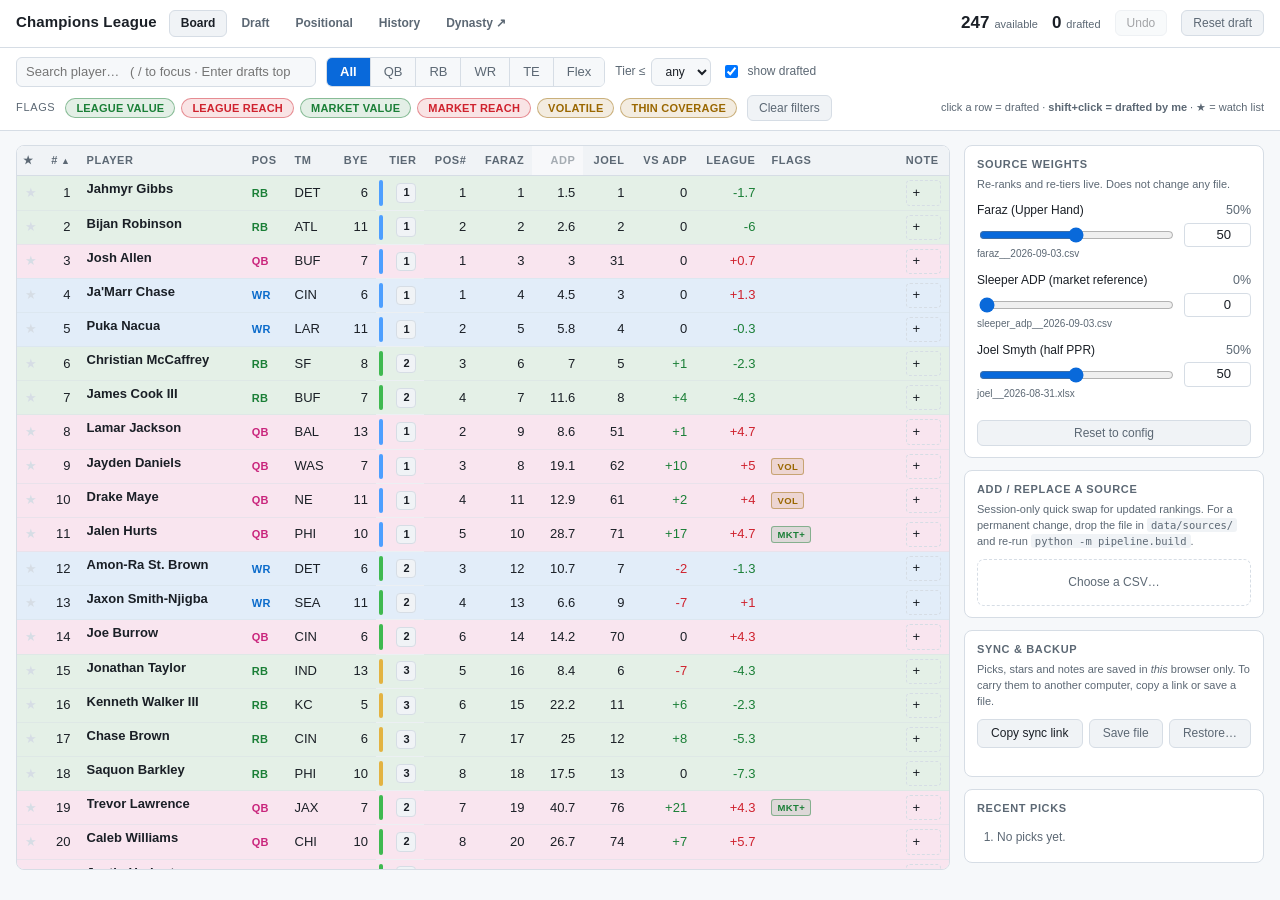
<file: index.html>
<!doctype html>
<!--
  Repo-root redirect so the GitHub Pages URL lands on the draft board
  instead of a directory listing. The app itself lives in webapp/.
-->
<meta charset="utf-8">
<title>Champions League Draft Tool</title>
<meta http-equiv="refresh" content="0; url=webapp/index.html">
<p>Redirecting to <a href="webapp/index.html">the draft board</a>&hellip;</p>
</file>
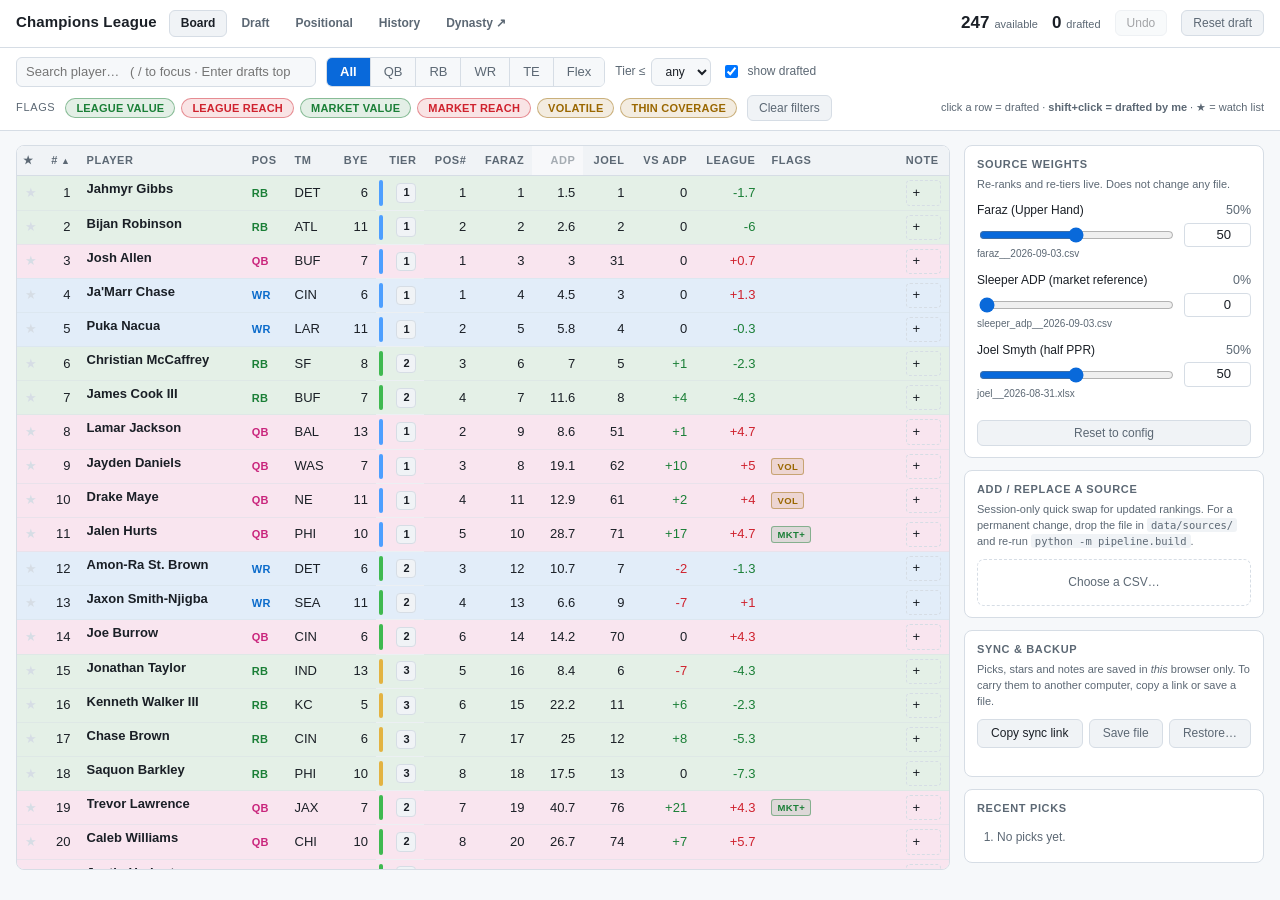
<file: webapp/index.html>
<!doctype html>
<html lang="en">
<head>
<meta charset="utf-8">
<!-- Assets are requested with a fresh query every load. This page's markup never
     changes between builds, so a cached copy of it is harmless -- which is the
     point: a stale HTML file can't pin you to last build's code or data. -->
<script>
  window.__ASSET_V = Date.now();
  document.write('<link rel="stylesheet" href="styles.css?v=' + window.__ASSET_V + '">');
</script>
<meta name="viewport" content="width=device-width,initial-scale=1">
<title>Champions League Draft Board</title>
</head>
<body>

<header class="topbar">
  <div class="brand">
    <h1 id="leagueName">Board</h1>
    <nav id="nav" class="nav"></nav>
  </div>
  <div class="topbar-right">
    <div class="counter"><strong id="availCount">0</strong><span>available</span></div>
    <div class="counter"><strong id="draftedCount">0</strong><span>drafted</span></div>
    <button id="undoBtn" class="btn" title="Undo last pick (Ctrl+Z)">Undo</button>
    <button id="resetBtn" class="btn btn-quiet">Reset draft</button>
  </div>
</header>

<section class="controls">
  <div class="ctl-row">
    <input id="search" type="search" placeholder="Search player…   ( / to focus · Enter drafts top hit )" autocomplete="off">
    <div class="segmented" id="posFilter">
      <button data-pos="ALL" class="on">All</button>
      <button data-pos="QB">QB</button>
      <button data-pos="RB">RB</button>
      <button data-pos="WR">WR</button>
      <button data-pos="TE">TE</button>
      <button data-pos="FLEX" title="RB, WR and TE — no quarterbacks">Flex</button>
    </div>
    <label class="inline">Tier ≤
      <select id="tierFilter"><option value="">any</option></select>
    </label>
    <label class="inline checkbox">
      <input type="checkbox" id="showDrafted" checked> show drafted
    </label>
  </div>

  <div class="ctl-row">
    <span class="label">Flags</span>
    <div class="chips" id="flagFilter"></div>
    <button id="clearFilters" class="btn btn-quiet">Clear filters</button>
    <span class="legend">click a row = drafted · <strong>shift+click = drafted by me</strong> · ★ = watch list</span>
  </div>
</section>

<main>
  <div class="table-wrap">
    <table id="board">
      <thead><tr id="headRow"></tr></thead>
      <tbody id="rows"></tbody>
    </table>
    <p id="empty" class="empty" hidden>No players match these filters.</p>
  </div>

  <aside class="side">
    <section class="panel">
      <h2>Source weights</h2>
      <p class="hint">Re-ranks and re-tiers live. Does not change any file.</p>
      <div id="weights"></div>
      <button id="resetWeights" class="btn btn-quiet full">Reset to config</button>
    </section>

    <section class="panel">
      <h2>Add / replace a source</h2>
      <p class="hint">
        Session-only quick swap for updated rankings. For a permanent change,
        drop the file in <code>data/sources/</code> and re-run
        <code>python -m pipeline.build</code>.
      </p>
      <label class="filedrop" id="filedrop">
        <input type="file" id="fileInput" accept=".csv" hidden>
        <span>Choose a CSV…</span>
      </label>
      <div id="fileConfig" hidden>
        <label class="inline full">Apply to
          <select id="srcTarget"></select>
        </label>
        <label class="inline full" id="srcNameRow">Name <input id="srcName" type="text"></label>
        <label class="inline full">Rank column
          <select id="srcColumn"></select>
        </label>
        <button id="srcApply" class="btn full">Apply</button>
        <button id="srcCancel" class="btn btn-quiet full">Cancel</button>
      </div>
    </section>

    <section class="panel">
      <h2>Sync &amp; backup</h2>
      <div id="sync"></div>
    </section>

    <section class="panel">
      <h2>Recent picks</h2>
      <ol id="log" class="log"></ol>
    </section>
  </aside>
</main>

<script>
  for (const src of ['data.js', 'core.js', 'board.js']) {
    document.write('<scr' + 'ipt src="' + src + '?v=' + window.__ASSET_V + '"></scr' + 'ipt>');
  }
</script>
</body>
</html>
</file>
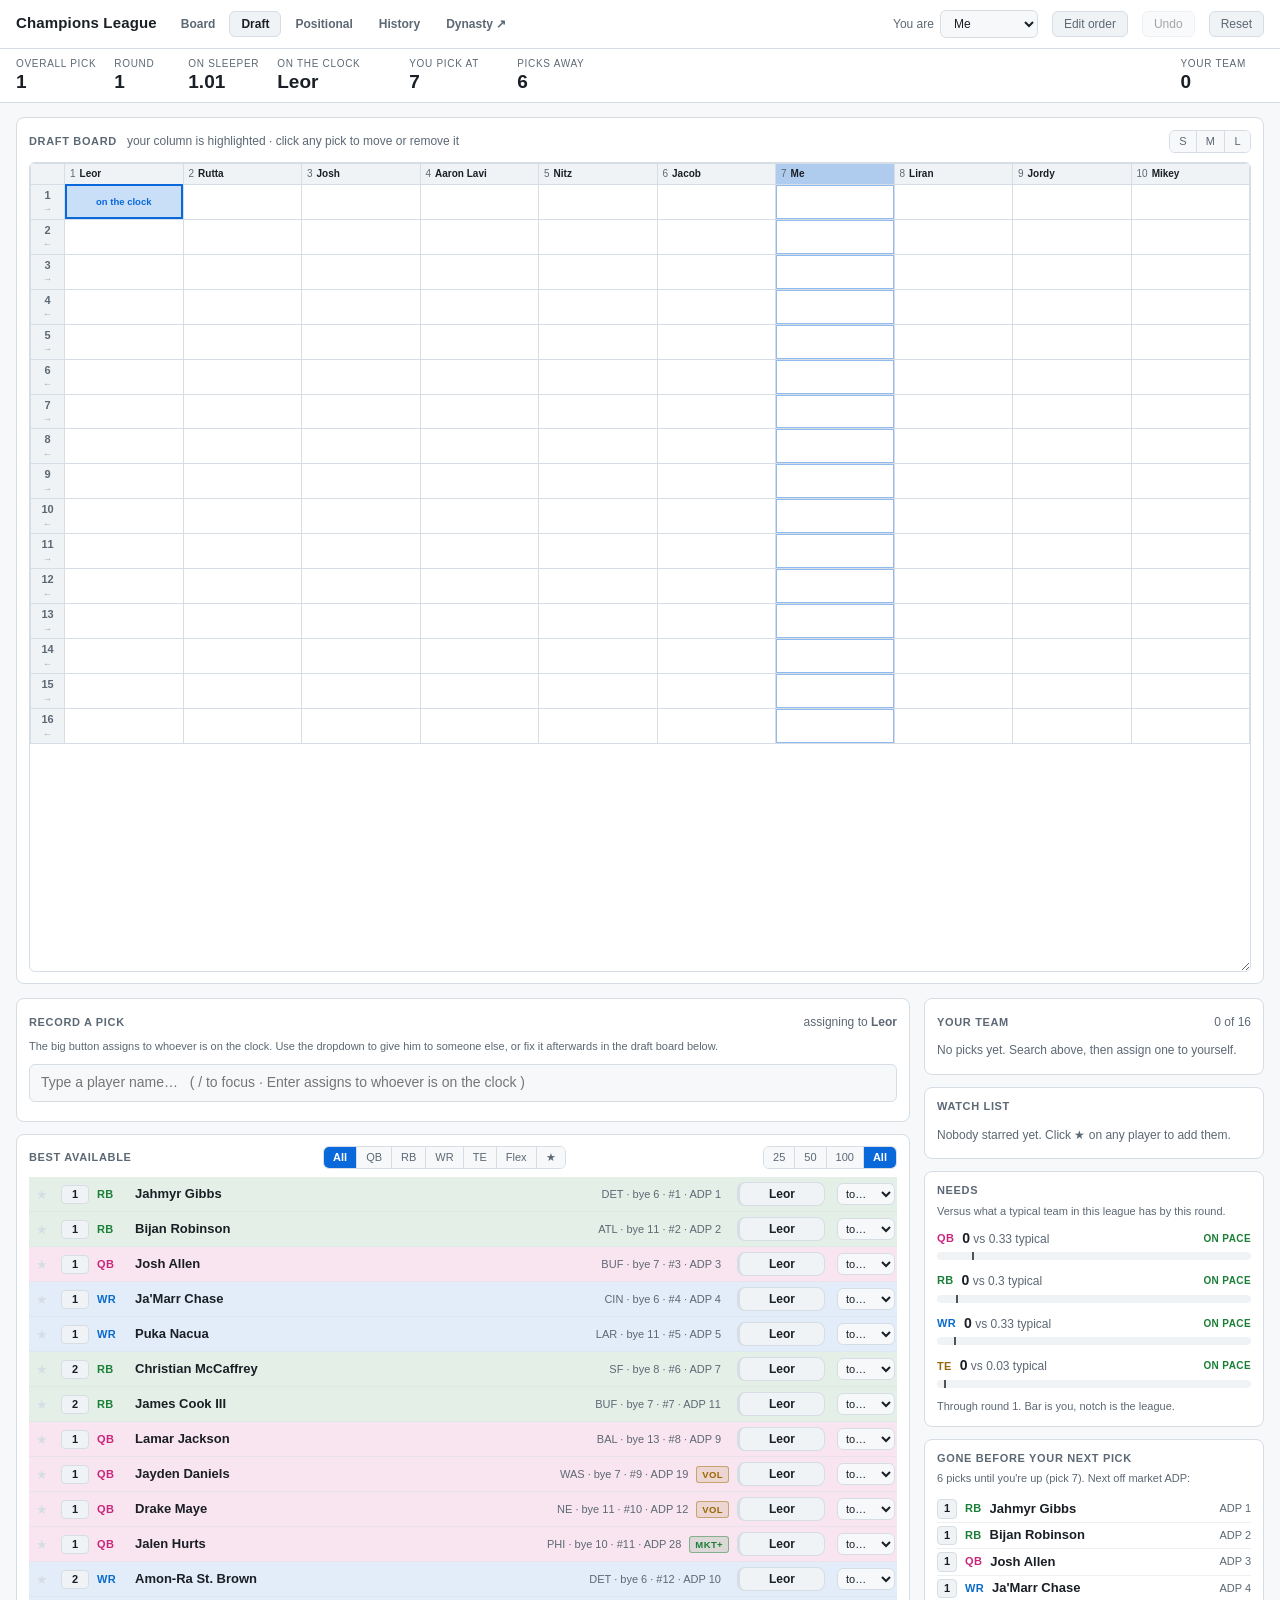
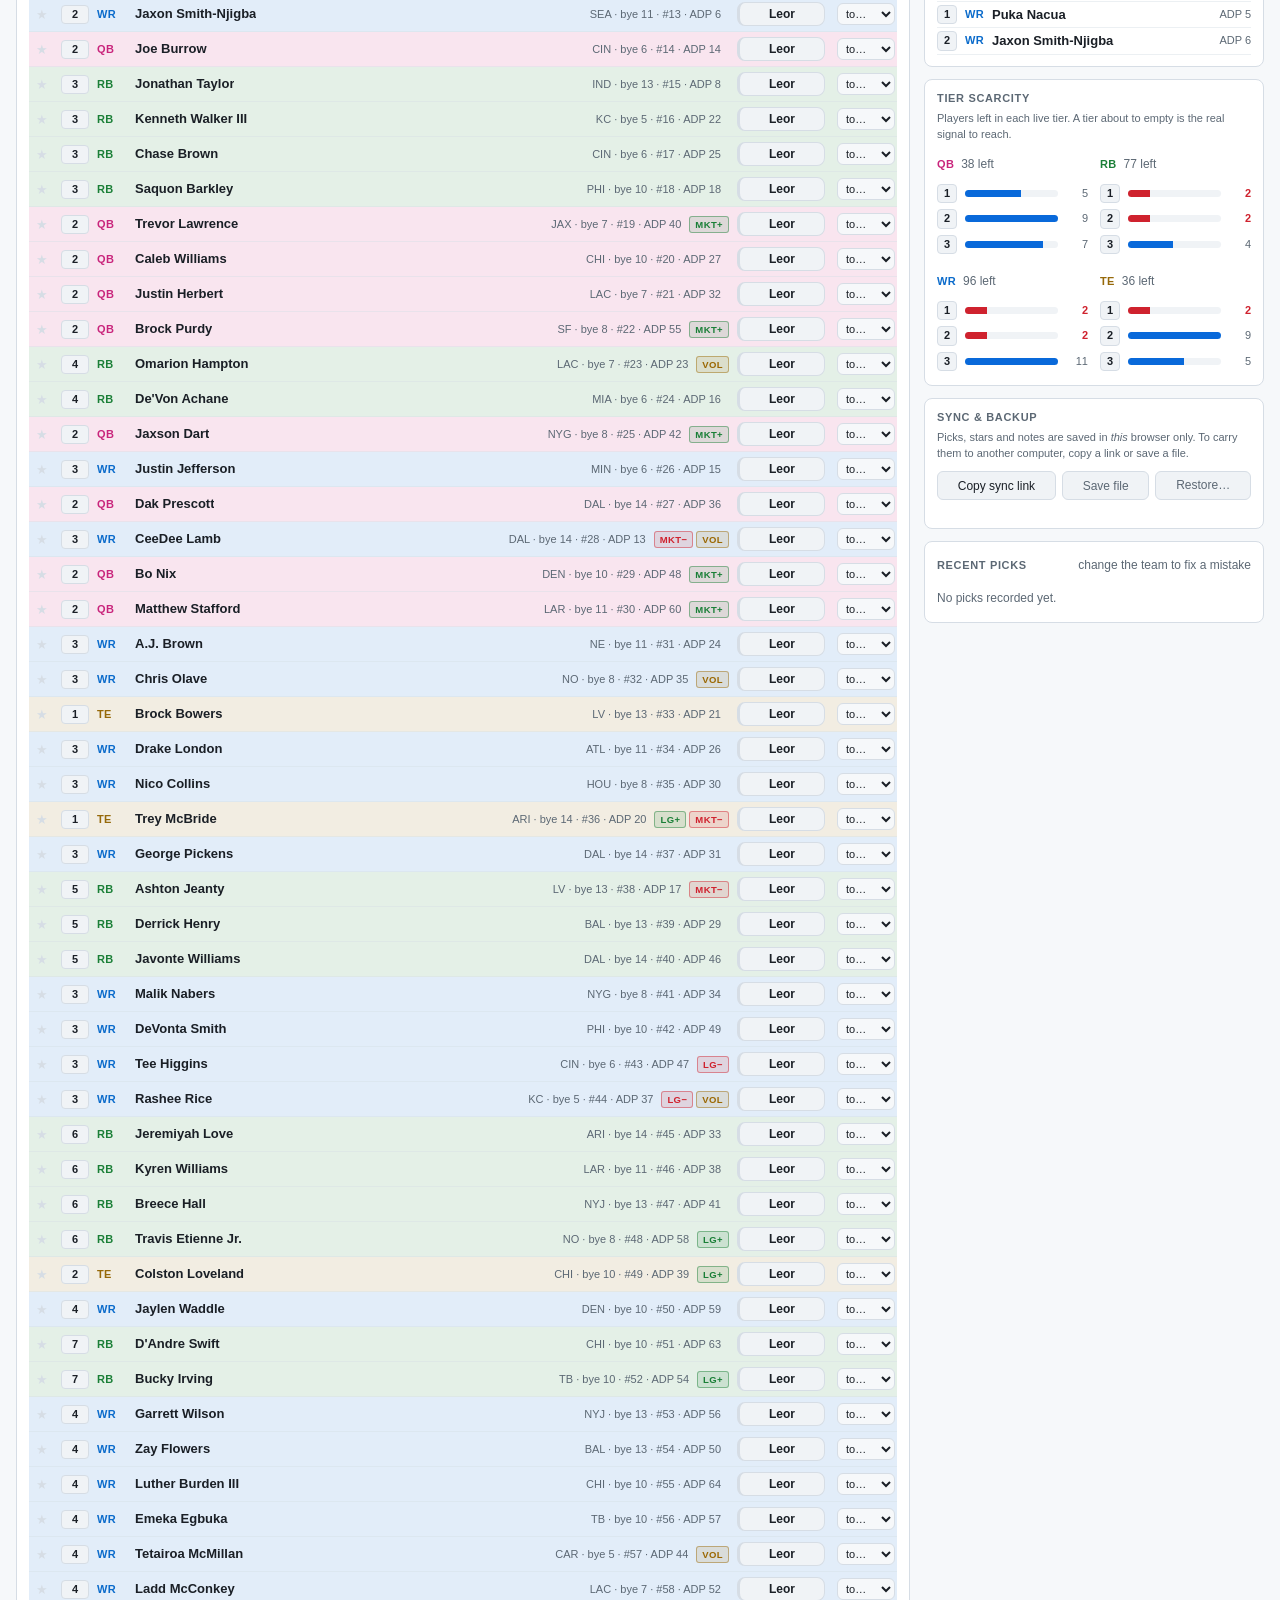
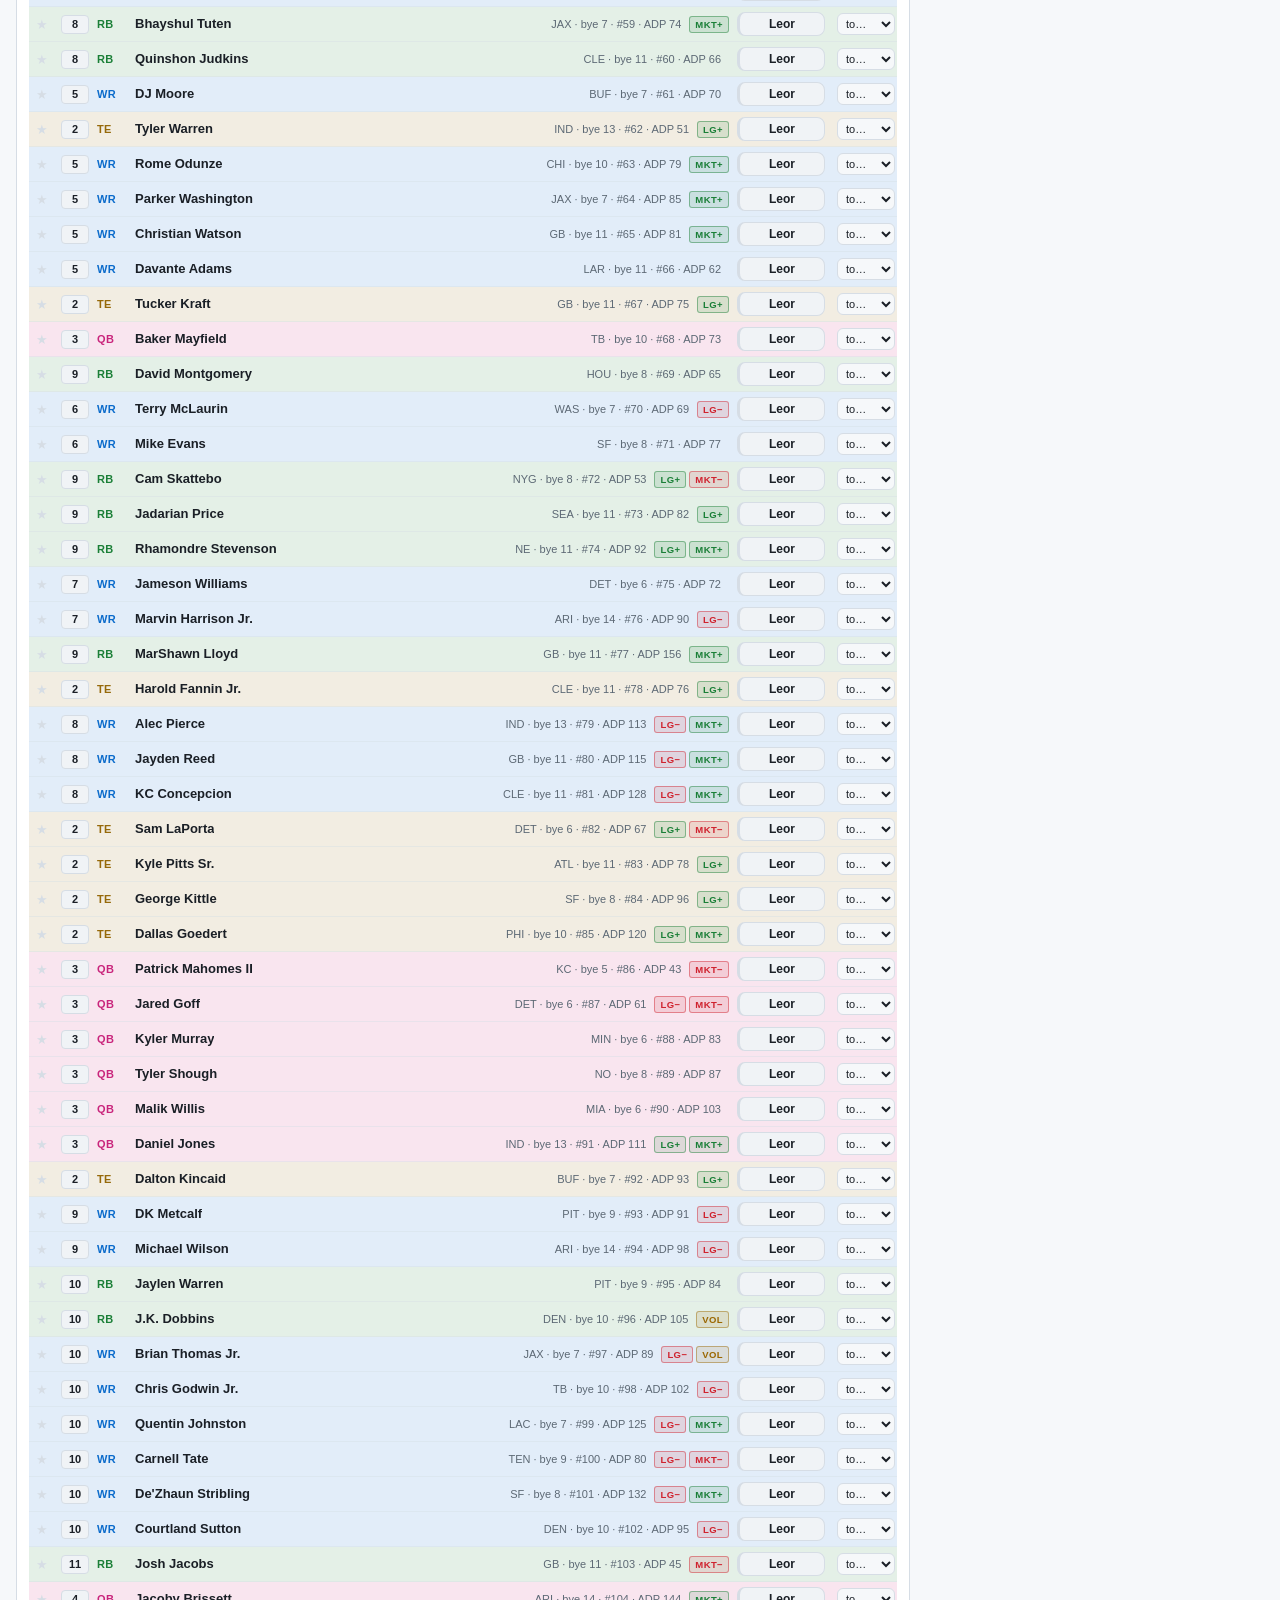
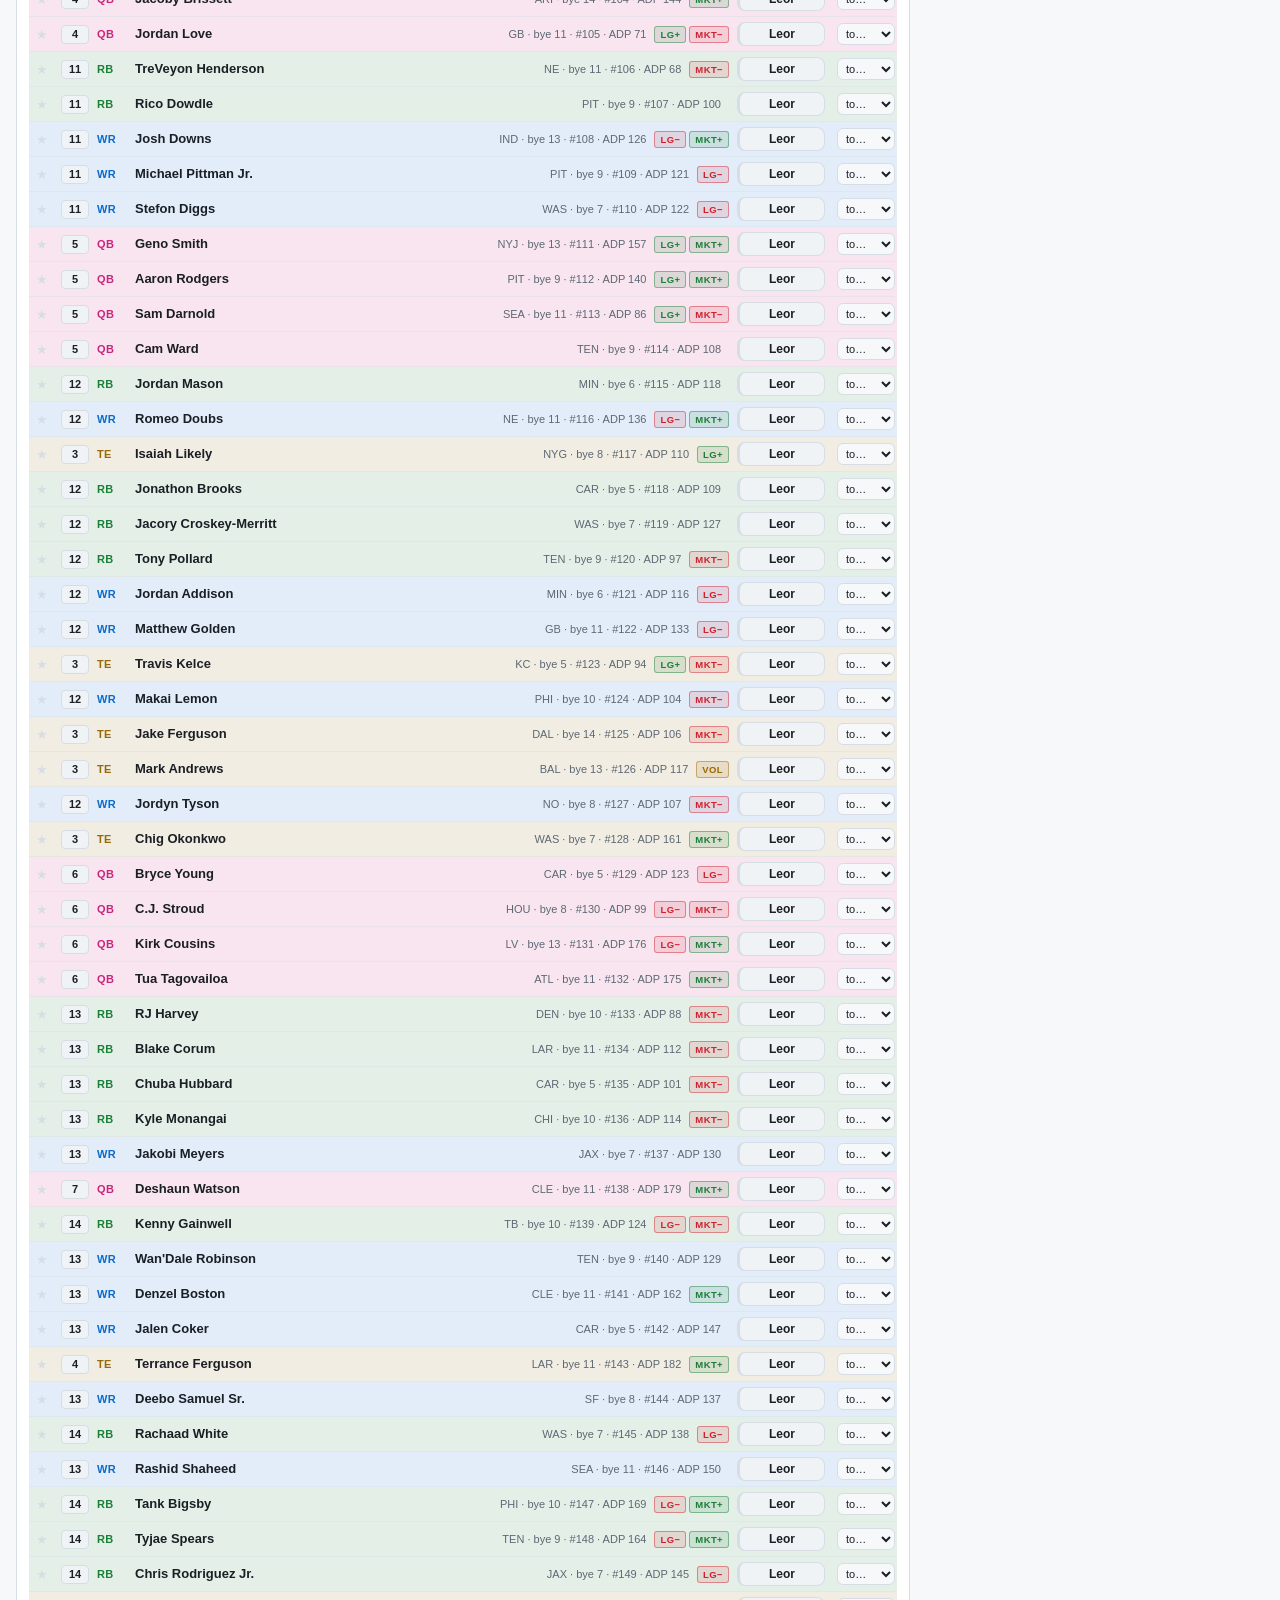
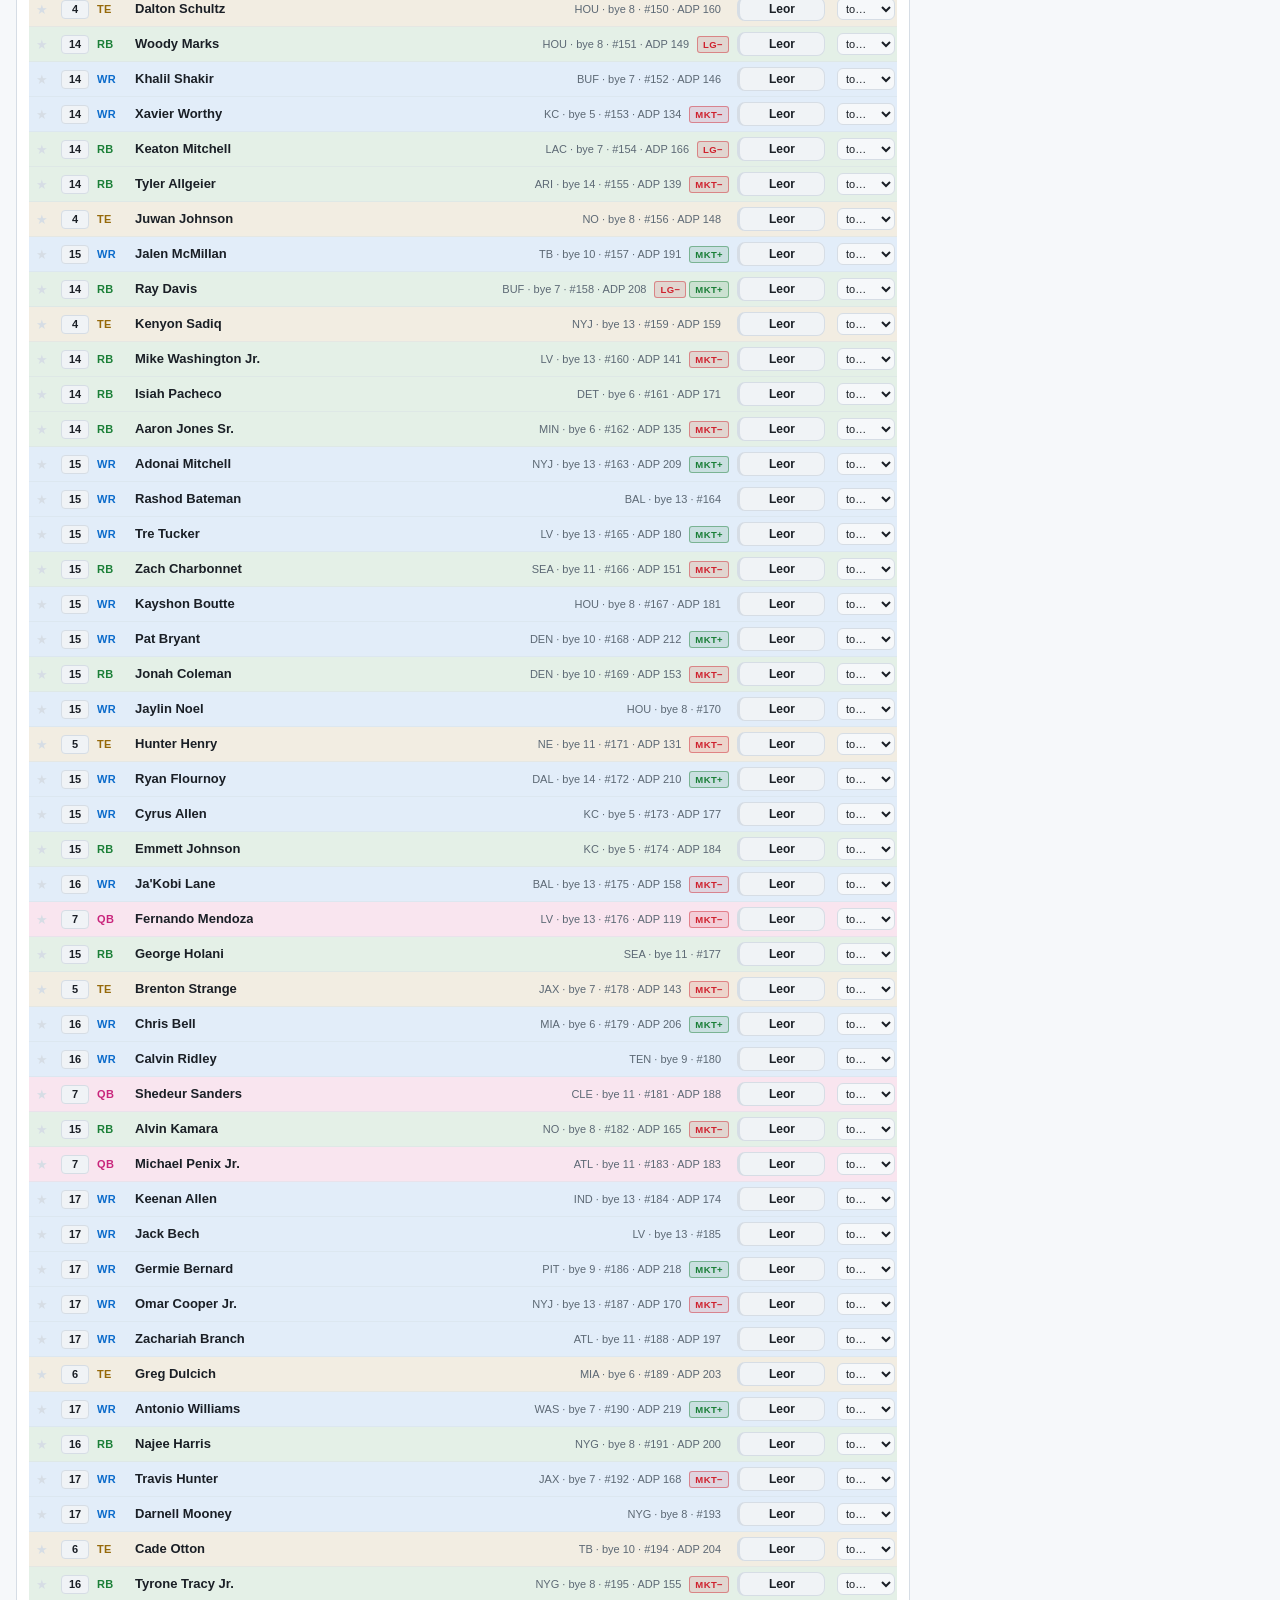
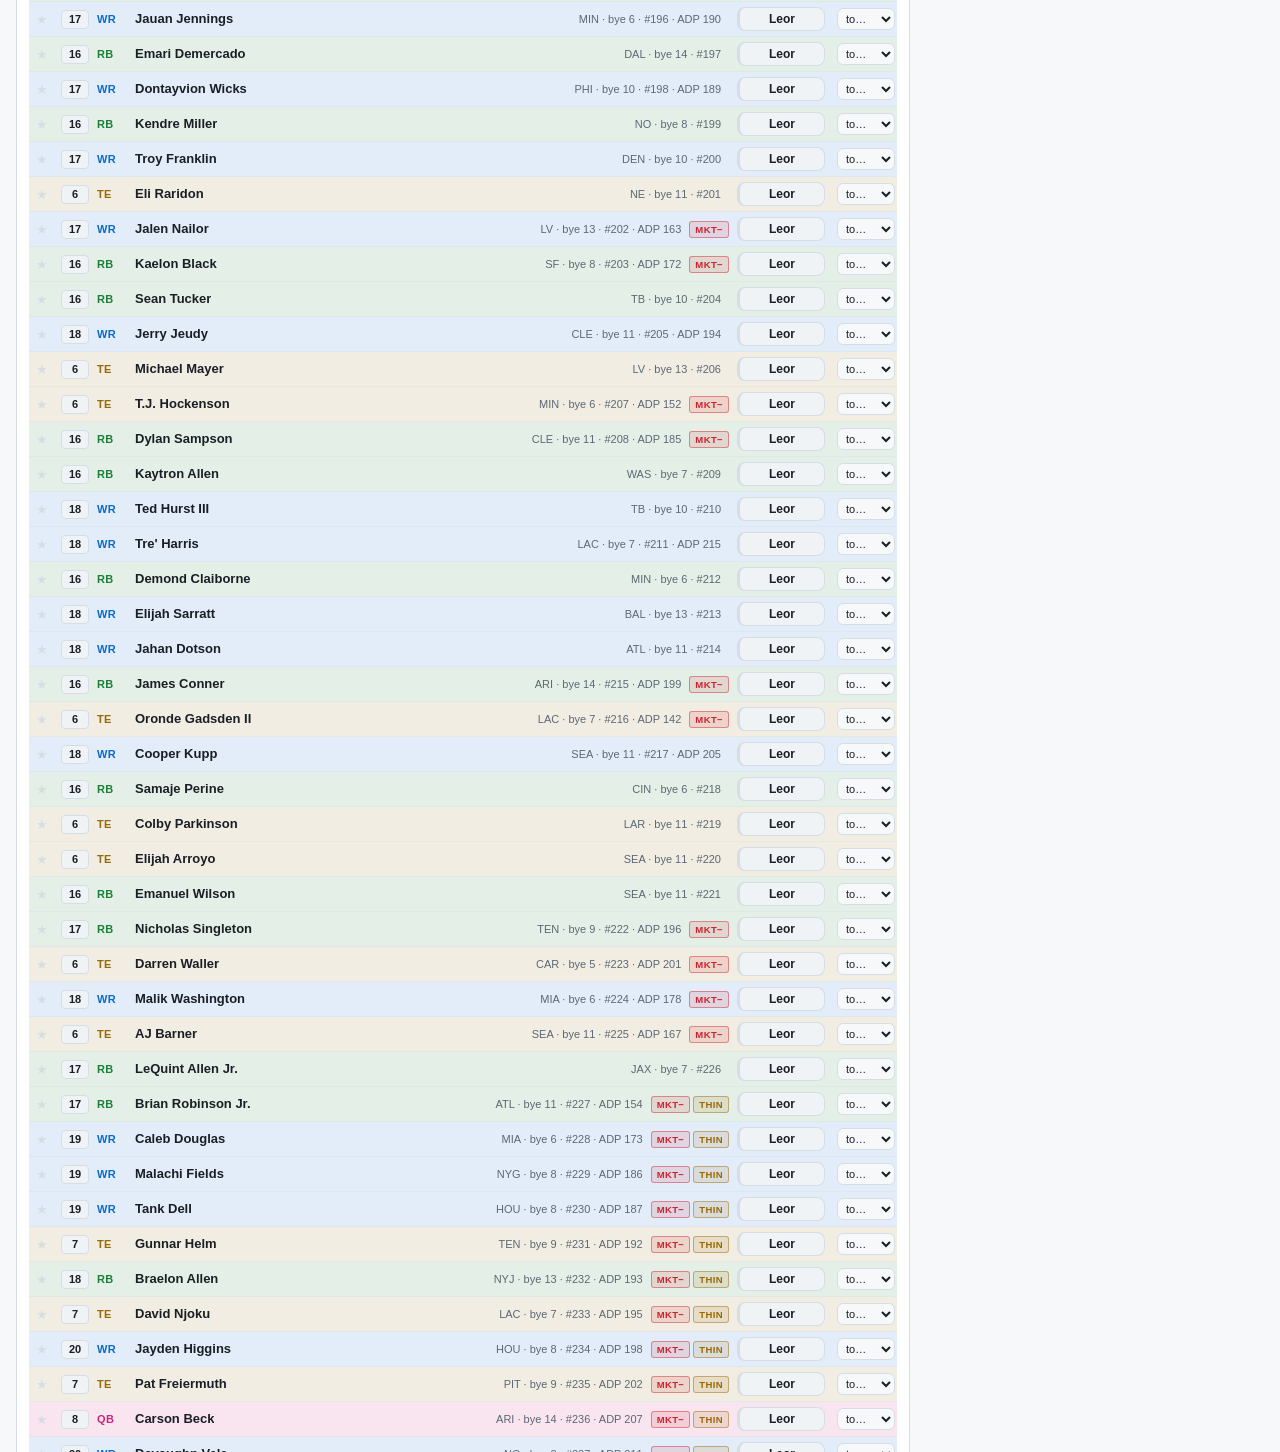
<file: webapp/draft.html>
<!doctype html>
<html lang="en">
<head>
<meta charset="utf-8">
<!-- Assets are requested with a fresh query every load. This page's markup never
     changes between builds, so a cached copy of it is harmless -- which is the
     point: a stale HTML file can't pin you to last build's code or data. -->
<script>
  window.__ASSET_V = Date.now();
  document.write('<link rel="stylesheet" href="styles.css?v=' + window.__ASSET_V + '">');
</script>
<meta name="viewport" content="width=device-width,initial-scale=1">
<title>Draft — Champions League</title>
</head>
<body>

<header class="topbar">
  <div class="brand">
    <h1 id="leagueName">Draft</h1>
    <nav id="nav" class="nav"></nav>
  </div>
  <div class="topbar-right">
    <label class="inline">You are
      <select id="seatSelect" title="Which seat in the draft order is yours"></select>
    </label>
    <button id="editOrderBtn" class="btn btn-quiet">Edit order</button>
    <button id="undoBtn" class="btn">Undo</button>
    <button id="resetBtn" class="btn btn-quiet">Reset</button>
  </div>
</header>

<section class="clockbar" id="clockbar">
  <div class="cb-item"><span>Overall pick</span><strong id="curPick">—</strong></div>
  <div class="cb-item"><span>Round</span><strong id="curRound">—</strong></div>
  <div class="cb-item" title="Round and slot, the way Sleeper labels picks"><span>On Sleeper</span><strong id="curSlot">&mdash;</strong></div>
  <div class="cb-item wider"><span>On the clock</span><strong id="onClock">—</strong></div>
  <div class="cb-item wide"><span>You pick at</span><strong id="nextPick">—</strong></div>
  <div class="cb-item"><span>Picks away</span><strong id="untilYou">—</strong></div>
  <div class="cb-spacer"></div>
  <div class="cb-item"><span>Your team</span><strong id="myCount">0</strong></div>
</section>

<section class="panel boardgrid-panel">
  <div class="panel-head">
    <h2>Draft board</h2>
    <span class="muted">your column is highlighted · click any pick to move or remove it</span>
    <div class="segmented sm gridsize" id="gridSize"
         title="Board height — shrink it early on to see more of the rankings">
      <button data-h="20">S</button>
      <button data-h="46" class="on">M</button>
      <button data-h="72">L</button>
    </div>
  </div>
  <div class="gridwrap"><table id="boardGrid" class="dgrid"></table></div>
</section>

<div id="orderEditor" class="panel ordered" hidden>
  <div class="panel-head">
    <h2>Draft order</h2>
    <span class="muted">seat 1 picks first · order reverses each round</span>
  </div>
  <div id="orderRows" class="orderrows"></div>
  <div class="orderbtns">
    <button id="orderSave" class="btn">Done</button>
    <button id="orderReset" class="btn btn-quiet">Reset to config</button>
  </div>
</div>

<main class="draft-main">

  <div class="col-main">

    <section class="panel record">
      <div class="panel-head">
        <h2>Record a pick</h2>
        <span class="muted">assigning to <strong id="assignTo">—</strong></span>
      </div>
      <p class="hint">
        The big button assigns to whoever is on the clock. Use the dropdown to give
        him to someone else, or fix it afterwards in the draft board below.
      </p>
      <input id="search" type="search" autocomplete="off"
             placeholder="Type a player name…   ( / to focus · Enter assigns to whoever is on the clock )">
      <div id="results" class="results"></div>
    </section>

    <section class="panel">
      <div class="panel-head">
        <h2>Best available</h2>
        <div class="segmented sm" id="bestPos">
          <button data-pos="ALL" class="on">All</button>
          <button data-pos="QB">QB</button>
          <button data-pos="RB">RB</button>
          <button data-pos="WR">WR</button>
          <button data-pos="TE">TE</button>
          <button data-pos="FLEX" title="RB, WR and TE — no quarterbacks">Flex</button>
          <button data-pos="WATCH">★</button>
        </div>
        <div class="segmented sm bestcount" id="bestCount"
             title="How many players to list">
          <button data-n="25">25</button>
          <button data-n="50">50</button>
          <button data-n="100">100</button>
          <button data-n="0" class="on">All</button>
        </div>
      </div>
      <div id="best" class="results"></div>
    </section>

  </div>

  <aside class="col-side">

    <section class="panel">
      <div class="panel-head">
        <h2>Your team</h2>
        <span class="muted" id="myMeta"></span>
      </div>
      <div id="roster" class="roster"></div>
    </section>

    <section class="panel">
      <div class="panel-head">
        <h2>Watch list</h2>
        <span class="muted" id="watchMeta"></span>
      </div>
      <div id="watch" class="watchlist"></div>
    </section>

    <section class="panel">
      <h2>Needs</h2>
      <p class="hint">Versus what a typical team in this league has by this round.</p>
      <div id="needs" class="needs"></div>
    </section>

    <section class="panel">
      <h2>Gone before your next pick</h2>
      <p class="hint" id="goneHint"></p>
      <div id="gone" class="gonelist"></div>
    </section>

    <section class="panel">
      <h2>Tier scarcity</h2>
      <p class="hint">Players left in each live tier. A tier about to empty is the
        real signal to reach.</p>
      <div id="scarcity" class="scarcity"></div>
    </section>

    <section class="panel">
      <h2>Sync &amp; backup</h2>
      <div id="sync"></div>
    </section>

    <section class="panel">
      <div class="panel-head">
        <h2>Recent picks</h2>
        <span class="muted">change the team to fix a mistake</span>
      </div>
      <div id="log" class="picklog"></div>
    </section>

  </aside>
</main>

<script>
  for (const src of ['data.js', 'core.js', 'draft.js']) {
    document.write('<scr' + 'ipt src="' + src + '?v=' + window.__ASSET_V + '"></scr' + 'ipt>');
  }
</script>
</body>
</html>
</file>
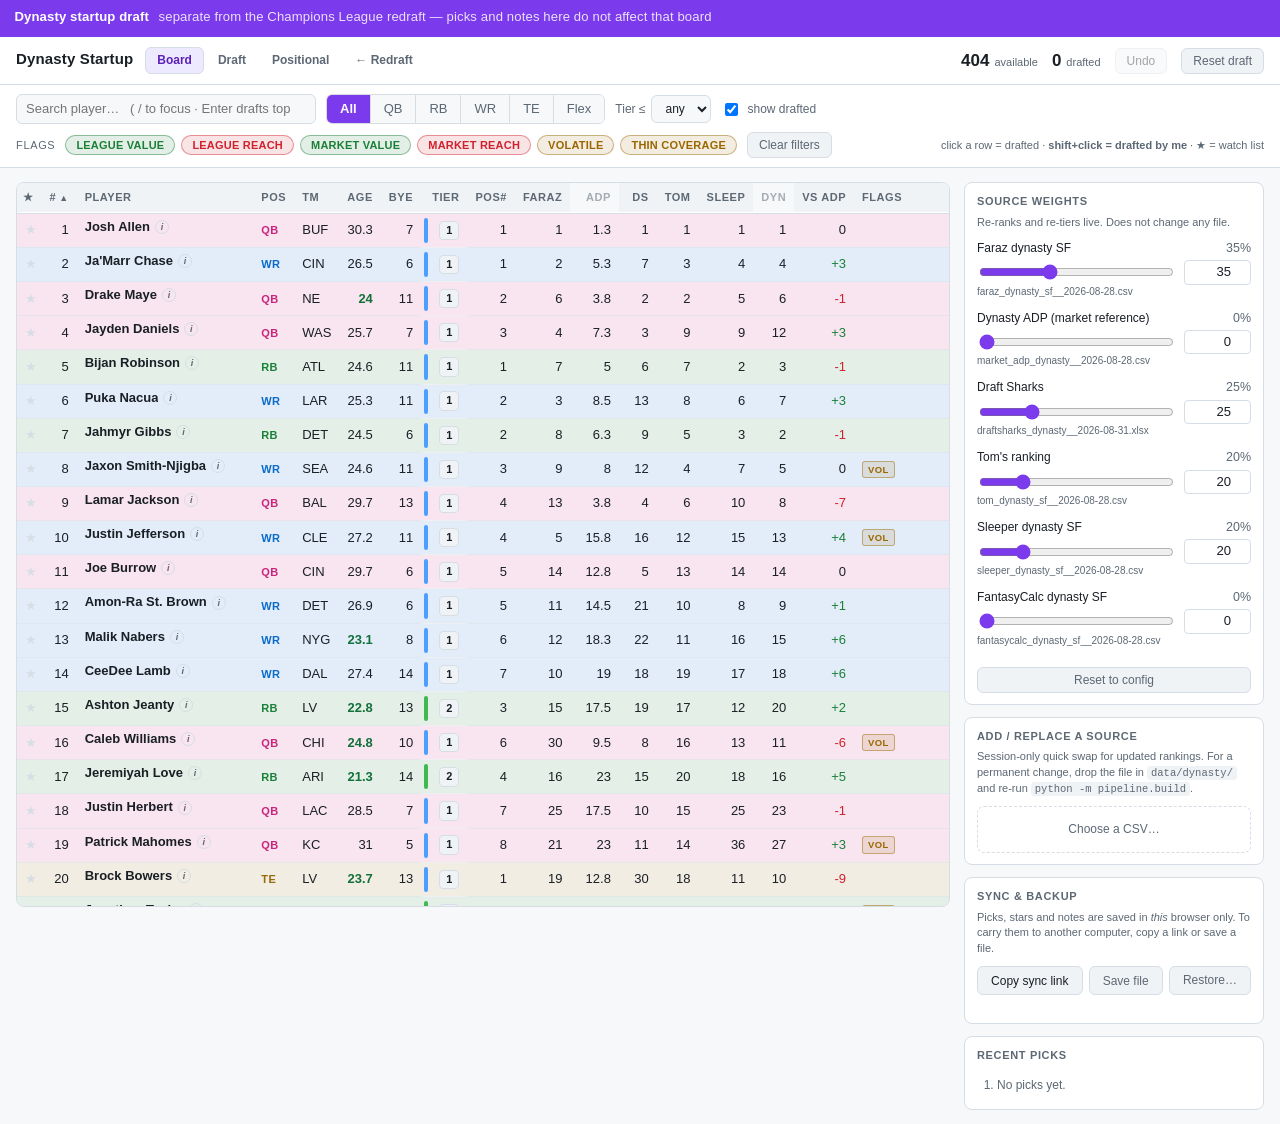
<file: webapp/dynasty-board.html>
<!doctype html>
<html lang="en">
<head>
<meta charset="utf-8">
<!-- Assets are requested with a fresh query every load. This page's markup never
     changes between builds, so a cached copy of it is harmless -- which is the
     point: a stale HTML file can't pin you to last build's code or data. -->
<script>
  window.__ASSET_V = Date.now();
  document.write('<link rel="stylesheet" href="styles.css?v=' + window.__ASSET_V + '">');
</script>
<meta name="viewport" content="width=device-width,initial-scale=1">
<!-- Separate draft: see dynasty.html for why this line matters. -->
<script>window.__CL_NAMESPACE = 'dynasty';</script>
<title>Dynasty Board</title>
</head>
<body class="dynasty">

<div class="nsbanner">
  <strong>Dynasty startup draft</strong>
  <span>separate from the Champions League redraft &mdash; picks and notes here do not affect that board</span>
</div>

<header class="topbar">
  <div class="brand">
    <h1 id="leagueName">Dynasty</h1>
    <nav id="nav" class="nav"></nav>
  </div>
  <div class="topbar-right">
    <div class="counter"><strong id="availCount">0</strong><span>available</span></div>
    <div class="counter"><strong id="draftedCount">0</strong><span>drafted</span></div>
    <button id="undoBtn" class="btn" title="Undo last pick (Ctrl+Z)">Undo</button>
    <button id="resetBtn" class="btn btn-quiet">Reset draft</button>
  </div>
</header>

<section class="controls">
  <div class="ctl-row">
    <input id="search" type="search" placeholder="Search player…   ( / to focus · Enter drafts top hit )" autocomplete="off">
    <div class="segmented" id="posFilter">
      <button data-pos="ALL" class="on">All</button>
      <button data-pos="QB">QB</button>
      <button data-pos="RB">RB</button>
      <button data-pos="WR">WR</button>
      <button data-pos="TE">TE</button>
      <button data-pos="FLEX" title="RB, WR and TE — no quarterbacks">Flex</button>
    </div>
    <label class="inline">Tier ≤
      <select id="tierFilter"><option value="">any</option></select>
    </label>
    <label class="inline checkbox">
      <input type="checkbox" id="showDrafted" checked> show drafted
    </label>
  </div>

  <div class="ctl-row">
    <span class="label">Flags</span>
    <div class="chips" id="flagFilter"></div>
    <button id="clearFilters" class="btn btn-quiet">Clear filters</button>
    <span class="legend">click a row = drafted · <strong>shift+click = drafted by me</strong> · ★ = watch list</span>
  </div>
</section>

<main>
  <div class="table-wrap">
    <table id="board">
      <thead><tr id="headRow"></tr></thead>
      <tbody id="rows"></tbody>
    </table>
    <p id="empty" class="empty" hidden>No players match these filters.</p>
  </div>

  <aside class="side">
    <section class="panel">
      <h2>Source weights</h2>
      <p class="hint">Re-ranks and re-tiers live. Does not change any file.</p>
      <div id="weights"></div>
      <button id="resetWeights" class="btn btn-quiet full">Reset to config</button>
    </section>

    <section class="panel">
      <h2>Add / replace a source</h2>
      <p class="hint">
        Session-only quick swap for updated rankings. For a permanent change,
        drop the file in <code>data/dynasty/</code> and re-run
        <code>python -m pipeline.build</code>.
      </p>
      <label class="filedrop" id="filedrop">
        <input type="file" id="fileInput" accept=".csv" hidden>
        <span>Choose a CSV…</span>
      </label>
      <div id="fileConfig" hidden>
        <label class="inline full">Apply to
          <select id="srcTarget"></select>
        </label>
        <label class="inline full" id="srcNameRow">Name <input id="srcName" type="text"></label>
        <label class="inline full">Rank column
          <select id="srcColumn"></select>
        </label>
        <button id="srcApply" class="btn full">Apply</button>
        <button id="srcCancel" class="btn btn-quiet full">Cancel</button>
      </div>
    </section>

    <section class="panel">
      <h2>Sync &amp; backup</h2>
      <div id="sync"></div>
    </section>

    <section class="panel">
      <h2>Recent picks</h2>
      <ol id="log" class="log"></ol>
    </section>
  </aside>
</main>

<script>
  for (const src of ['dynasty-data.js', 'core.js', 'board.js']) {
    document.write('<scr' + 'ipt src="' + src + '?v=' + window.__ASSET_V + '"></scr' + 'ipt>');
  }
</script>
</body>
</html>
</file>
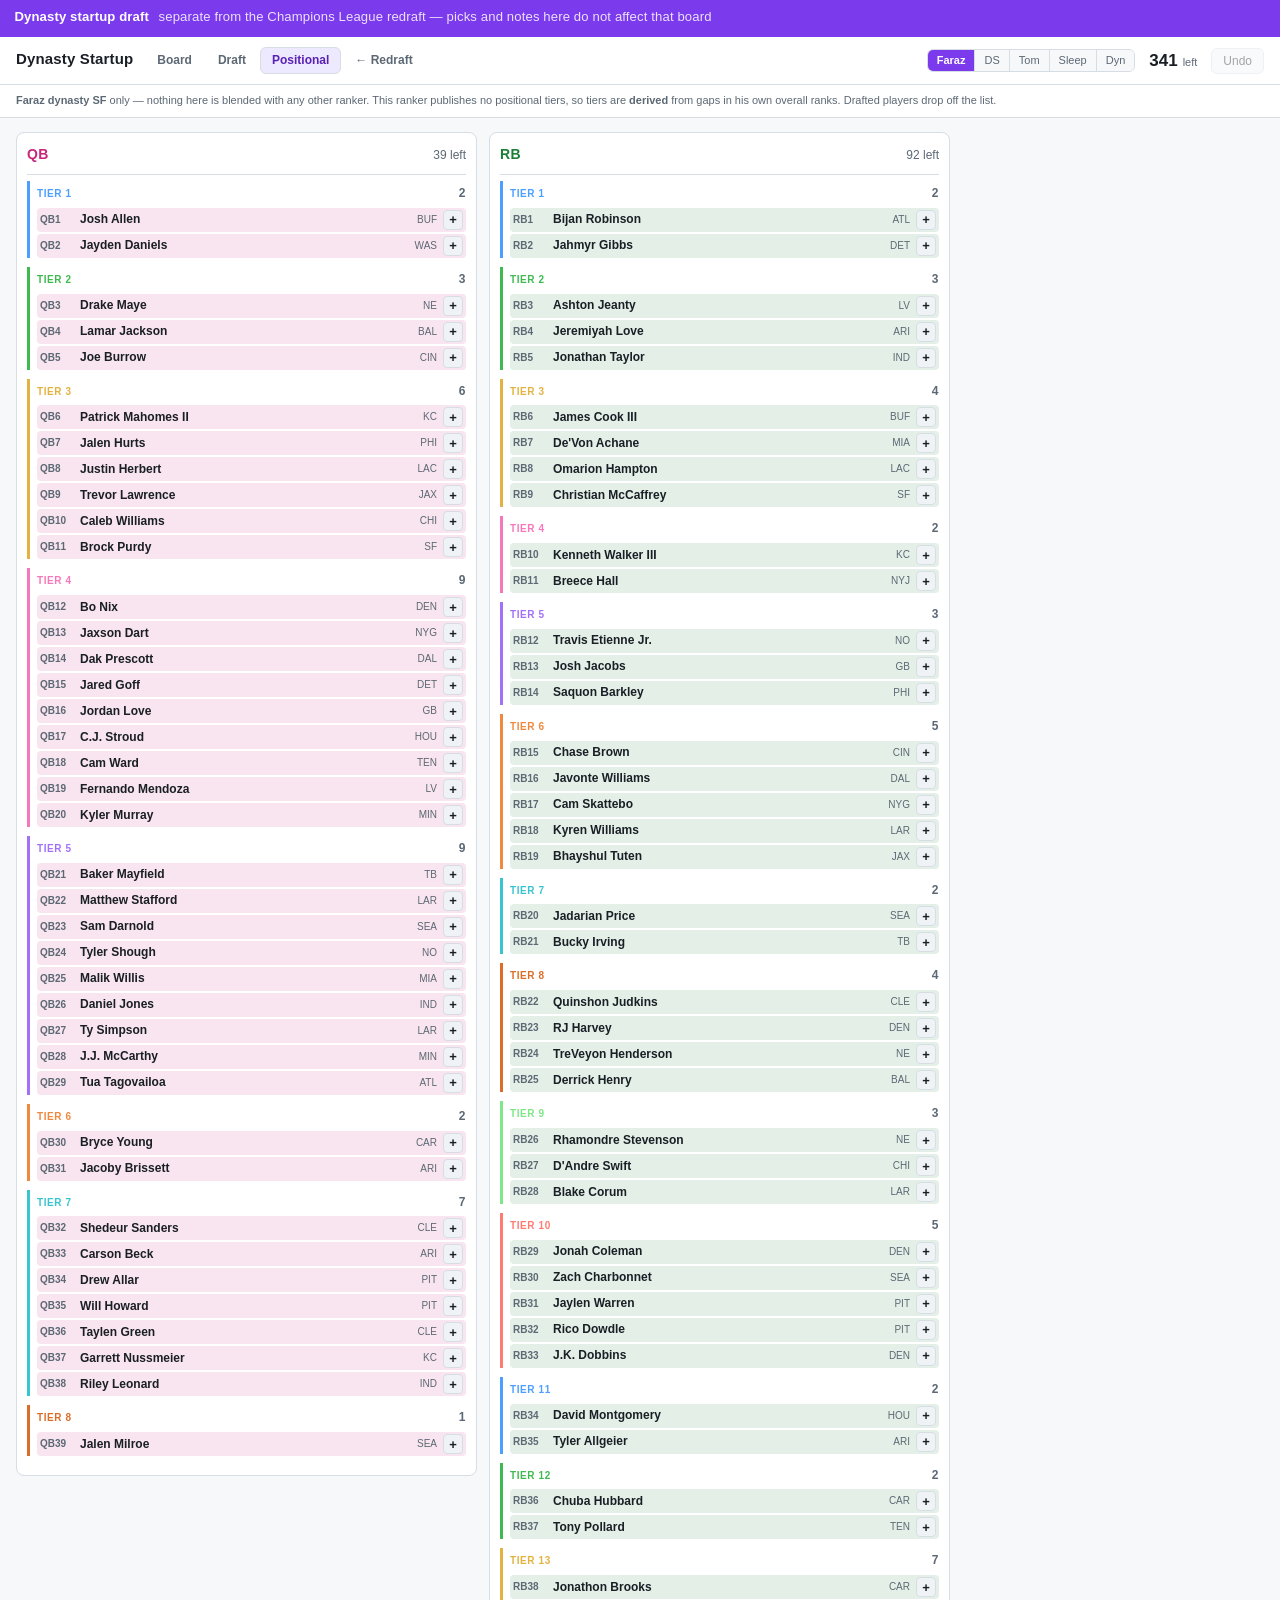
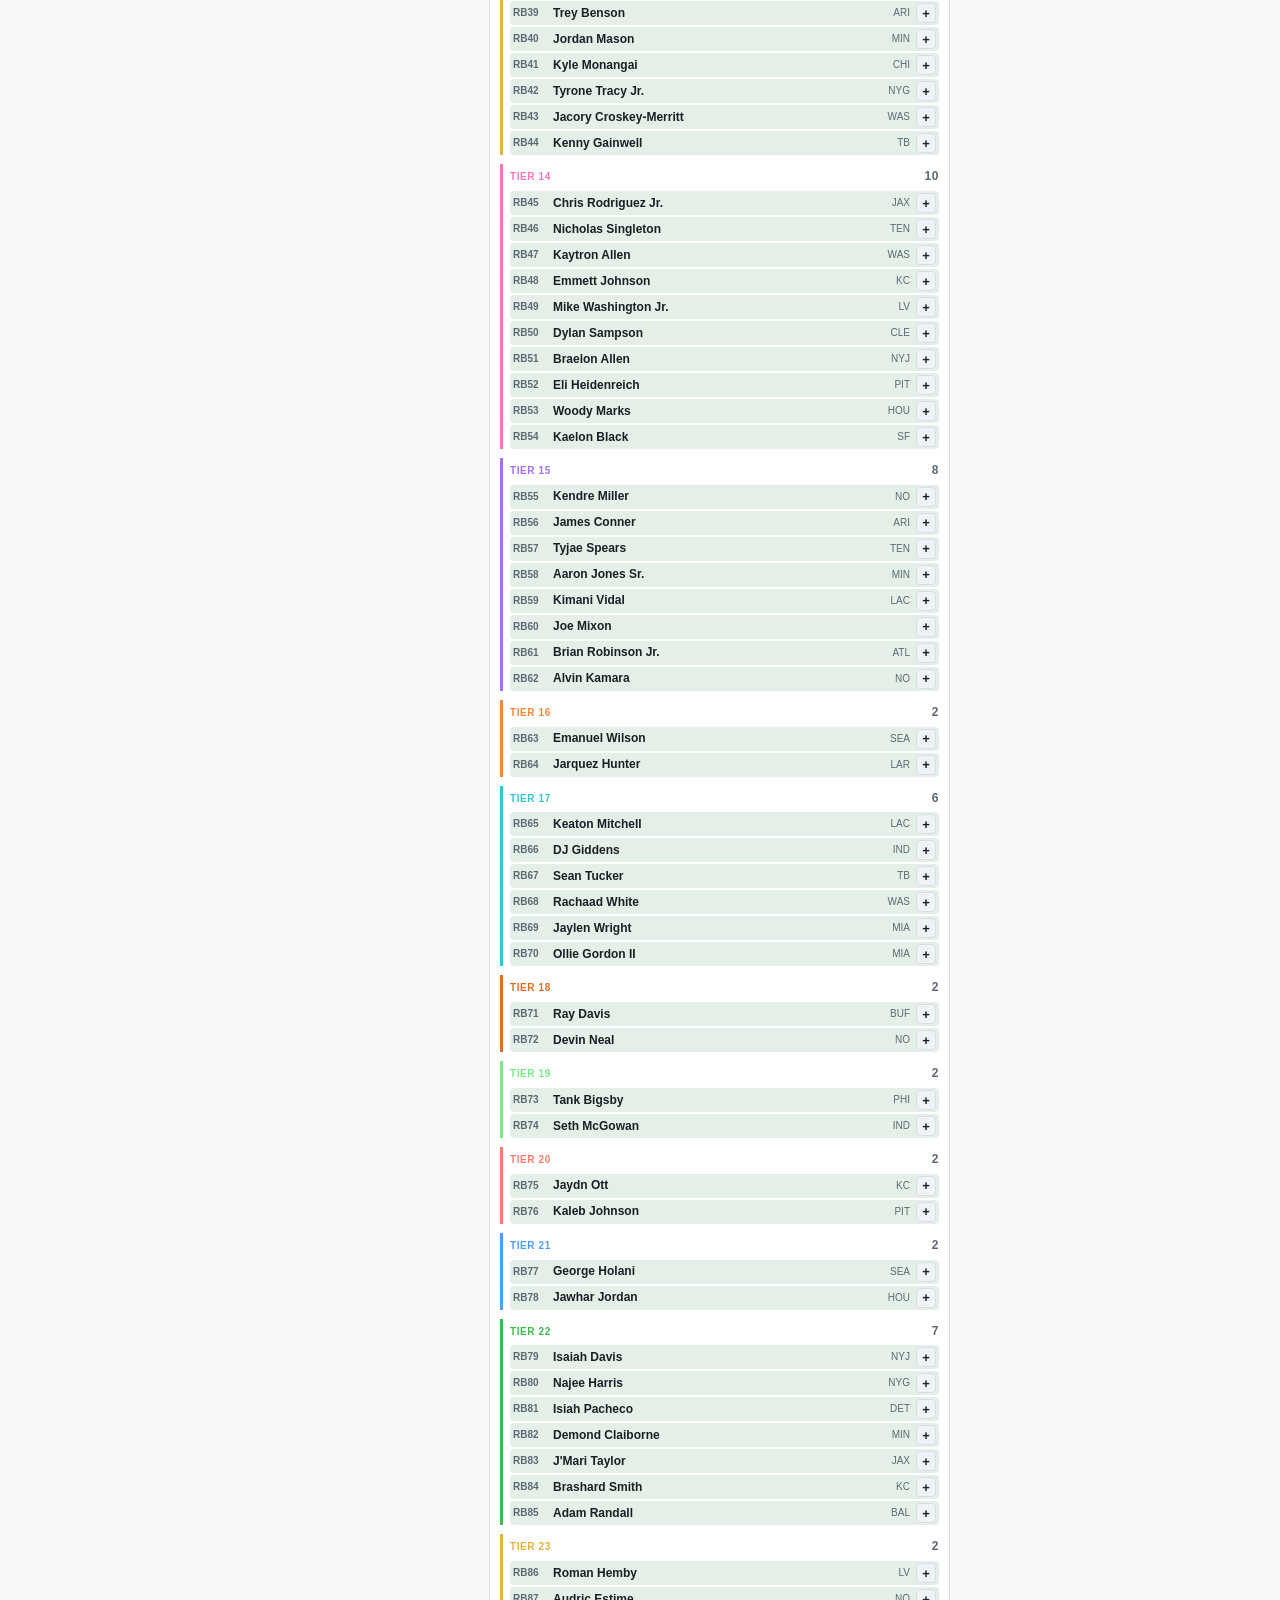
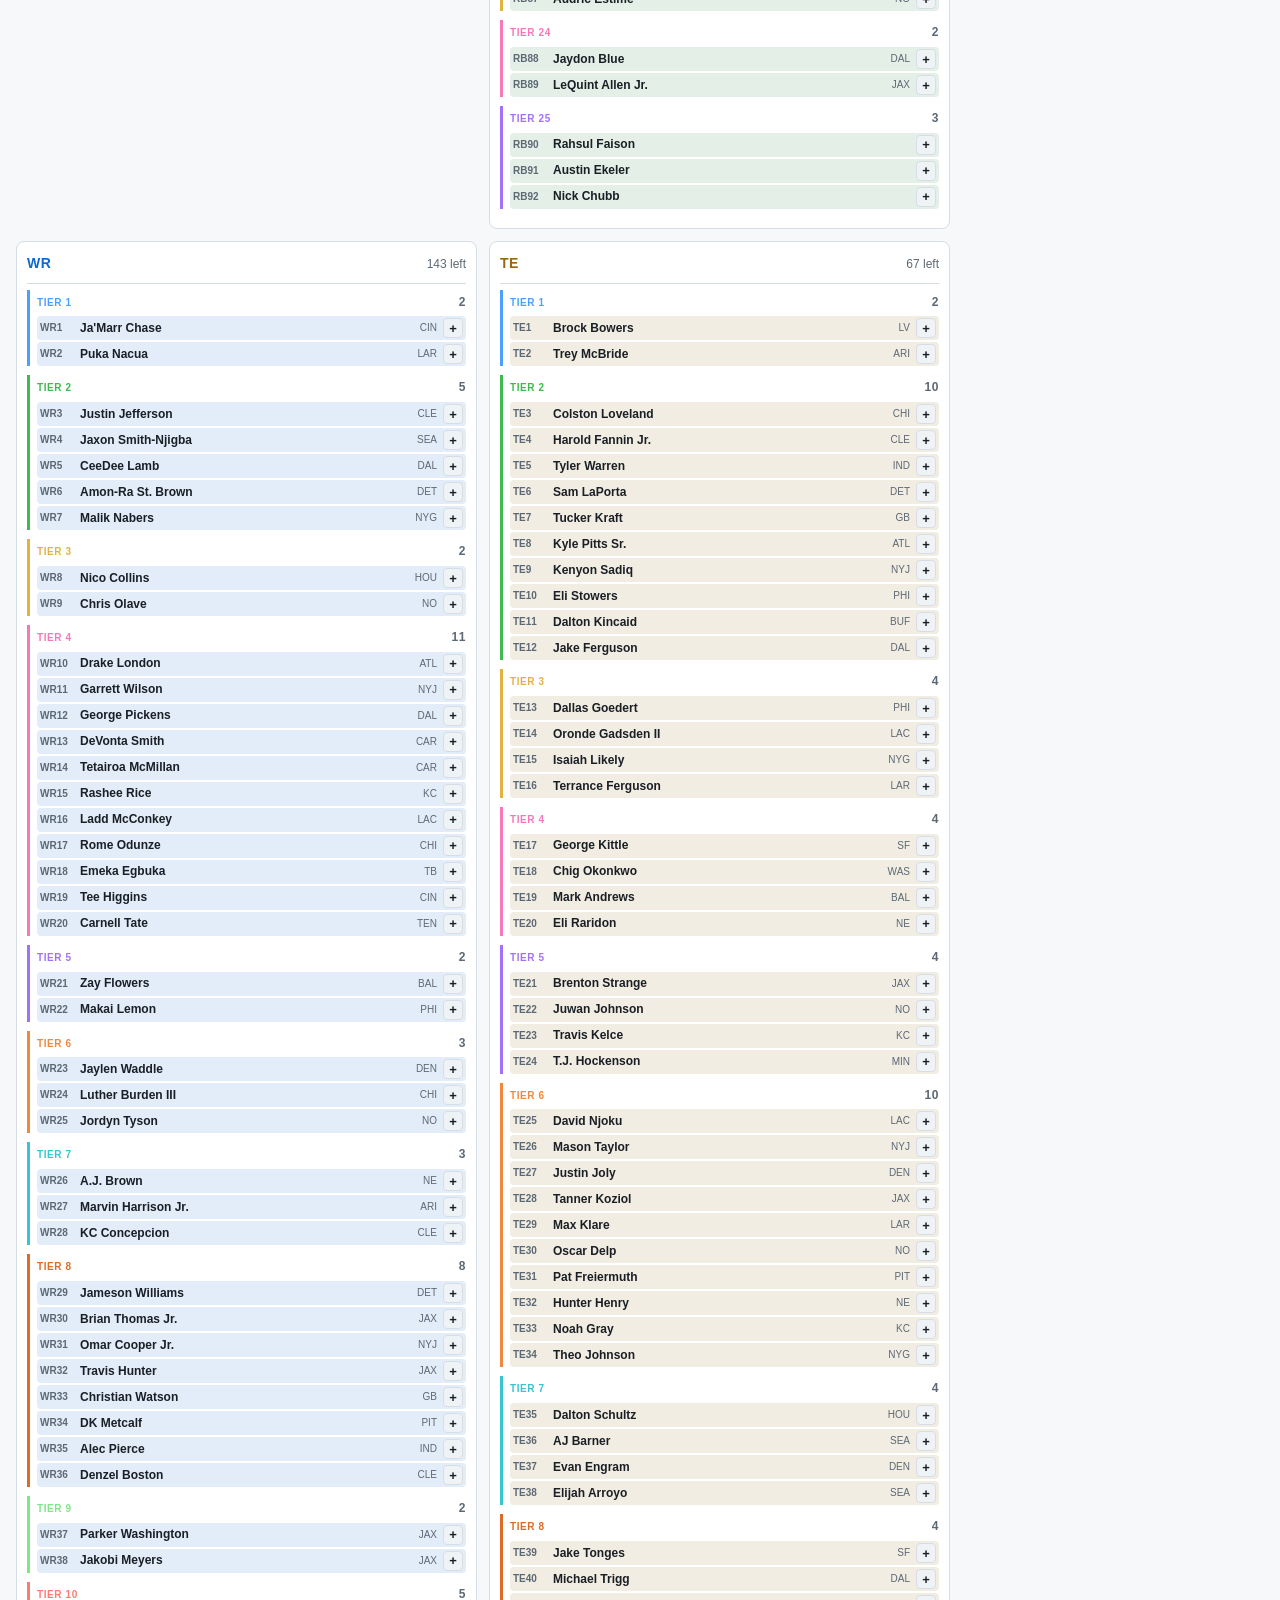
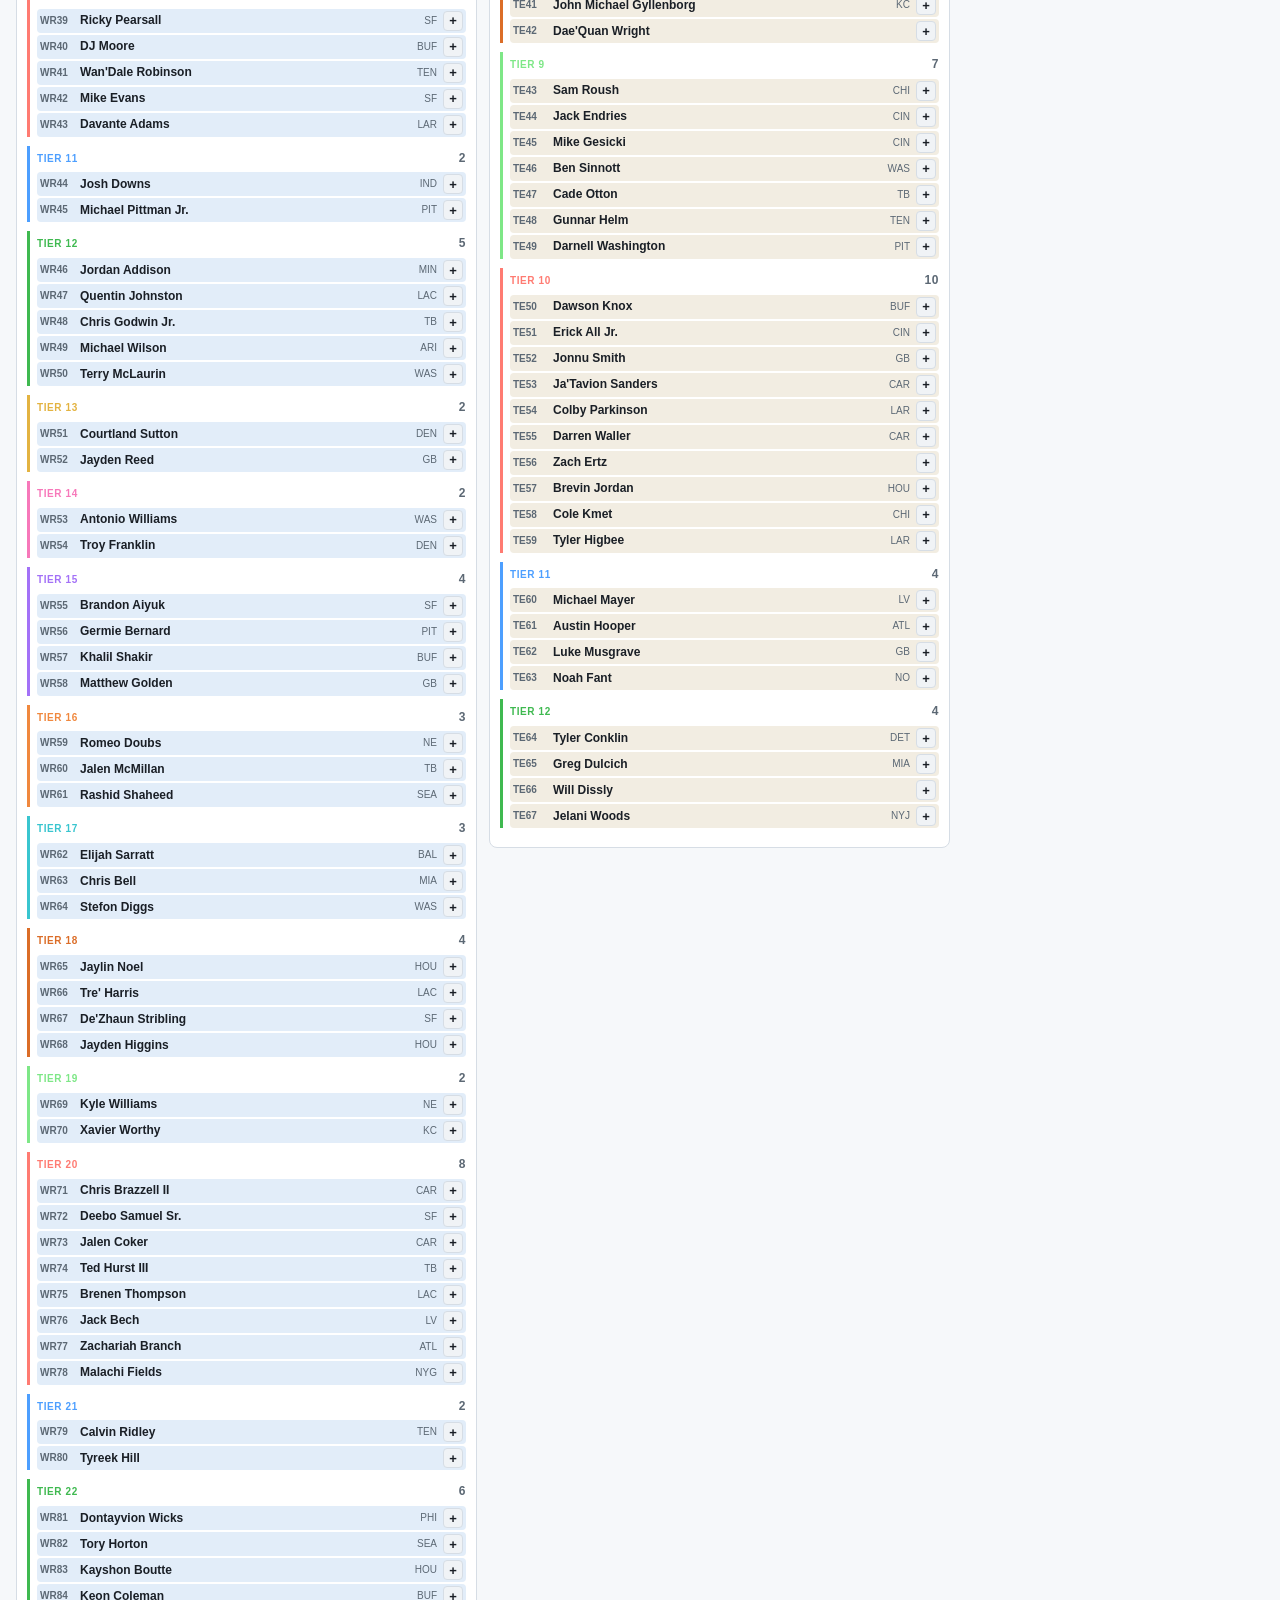
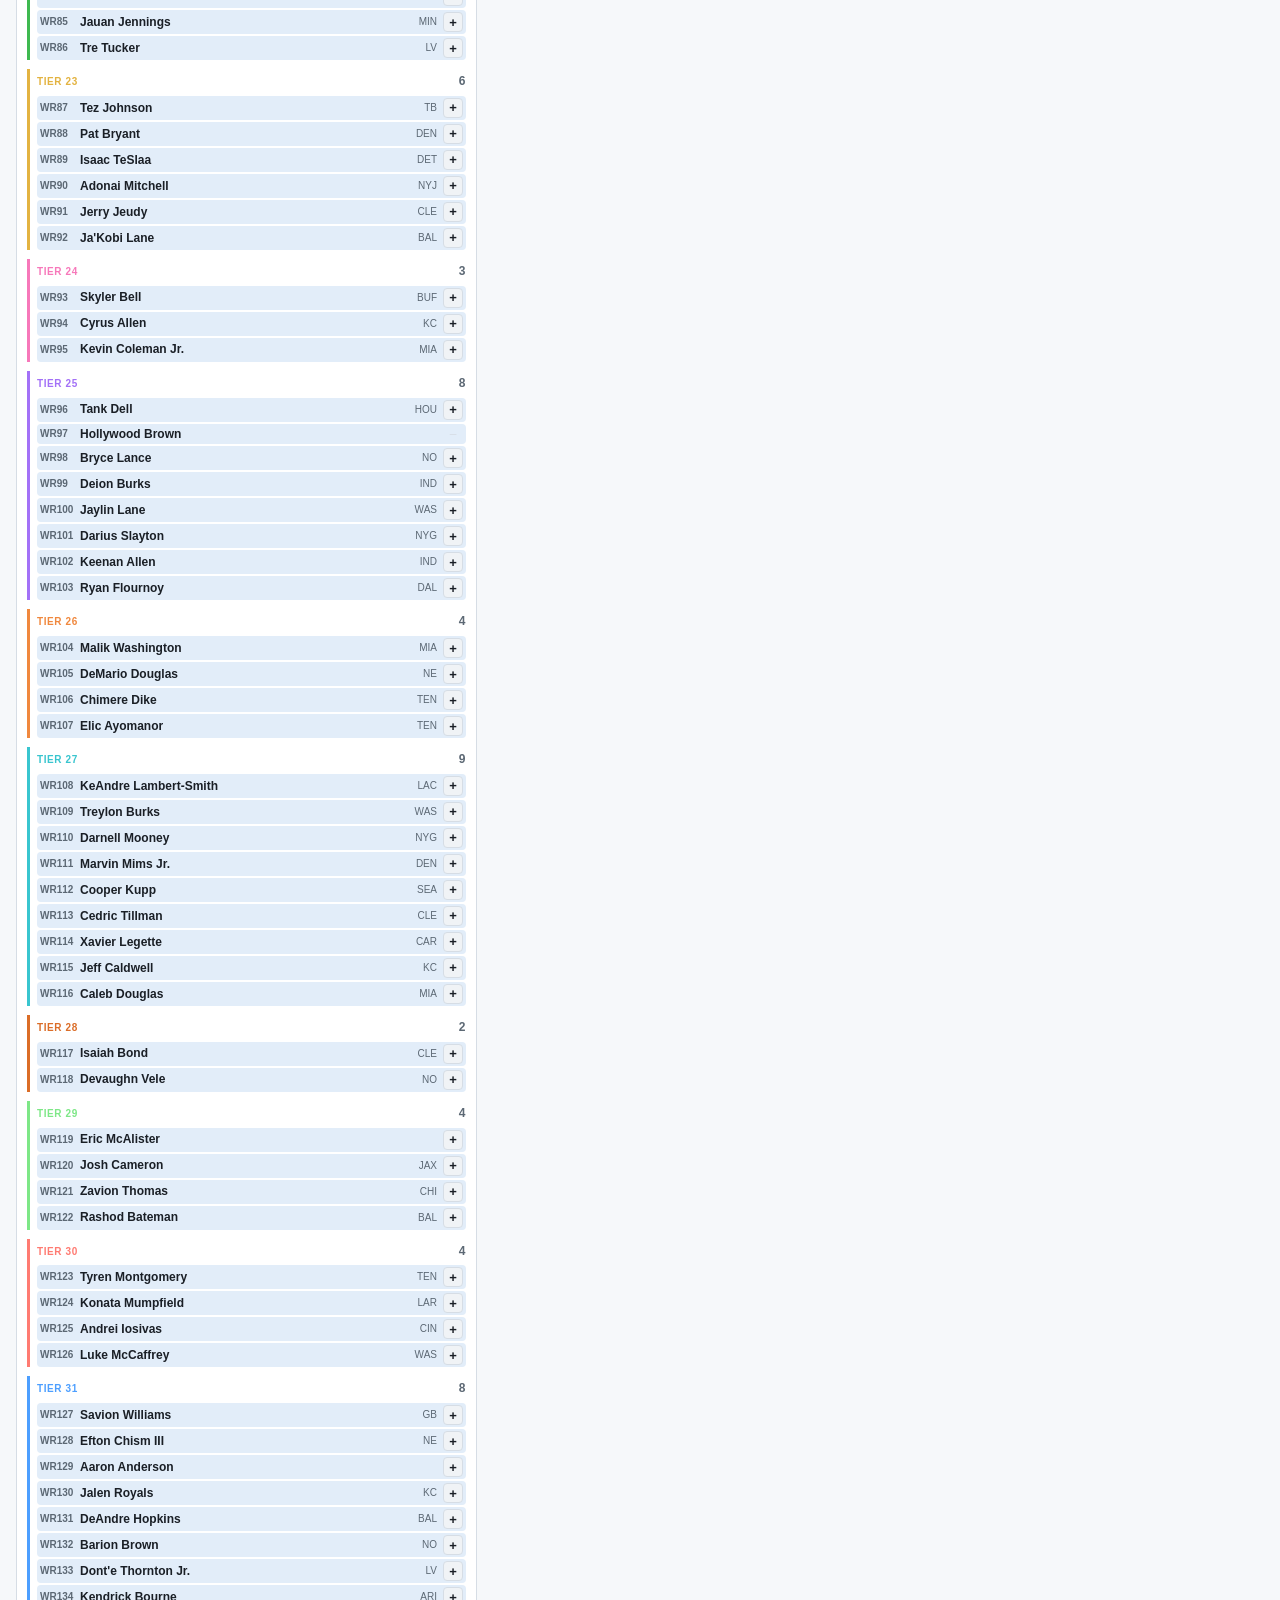
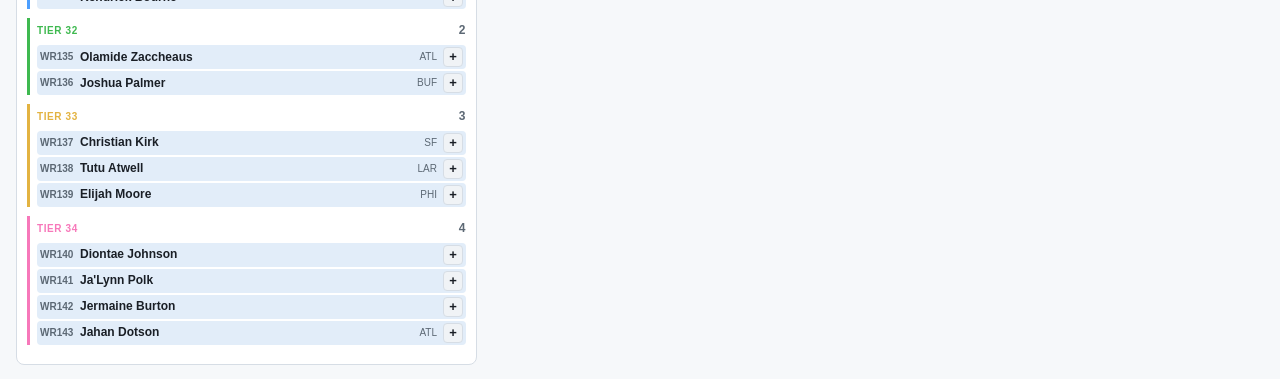
<file: webapp/dynasty-positional.html>
<!doctype html>
<html lang="en">
<head>
<meta charset="utf-8">
<!-- Assets are requested with a fresh query every load. This page's markup never
     changes between builds, so a cached copy of it is harmless -- which is the
     point: a stale HTML file can't pin you to last build's code or data. -->
<script>
  window.__ASSET_V = Date.now();
  document.write('<link rel="stylesheet" href="styles.css?v=' + window.__ASSET_V + '">');
</script>
<meta name="viewport" content="width=device-width,initial-scale=1">
<!-- Separate draft: see dynasty.html for why this line matters. -->
<script>window.__CL_NAMESPACE = 'dynasty';</script>
<title>Dynasty Positional</title>
</head>
<body class="dynasty">

<div class="nsbanner">
  <strong>Dynasty startup draft</strong>
  <span>separate from the Champions League redraft &mdash; picks and notes here do not affect that board</span>
</div>

<header class="topbar">
  <div class="brand">
    <h1 id="leagueName">Dynasty</h1>
    <nav id="nav" class="nav"></nav>
  </div>
  <div class="topbar-right">
    <div class="segmented sm" id="sourcePick"
         title="One ranker at a time — these are never blended"></div>
    <div class="counter"><strong id="leftCount">0</strong><span>left</span></div>
    <button id="undoBtn" class="btn">Undo</button>
  </div>
</header>

<section class="posbar">
  <p class="hint" id="sourceNote"></p>
</section>

<main class="pos-main">
  <div id="columns" class="poscols"></div>
</main>

<script>
  for (const src of ['dynasty-data.js', 'core.js', 'positional.js']) {
    document.write('<scr' + 'ipt src="' + src + '?v=' + window.__ASSET_V + '"></scr' + 'ipt>');
  }
</script>
</body>
</html>
</file>
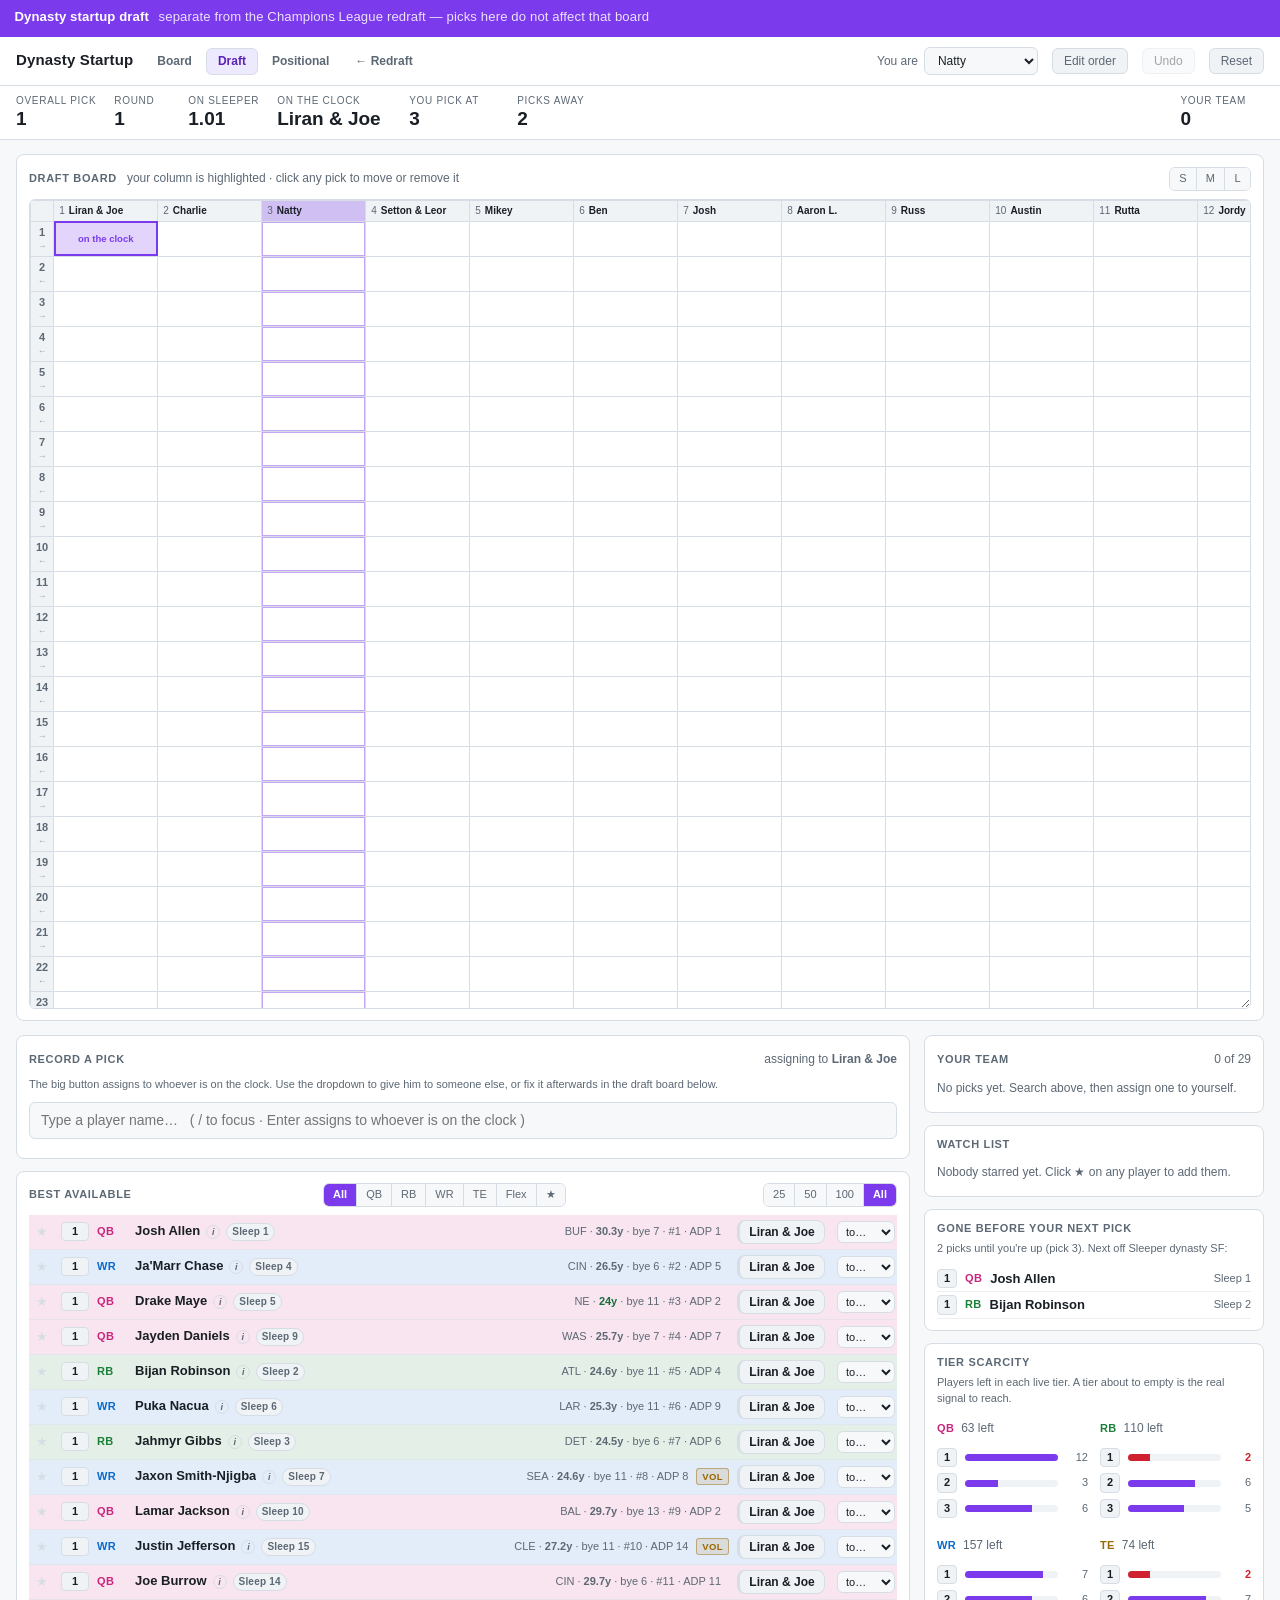
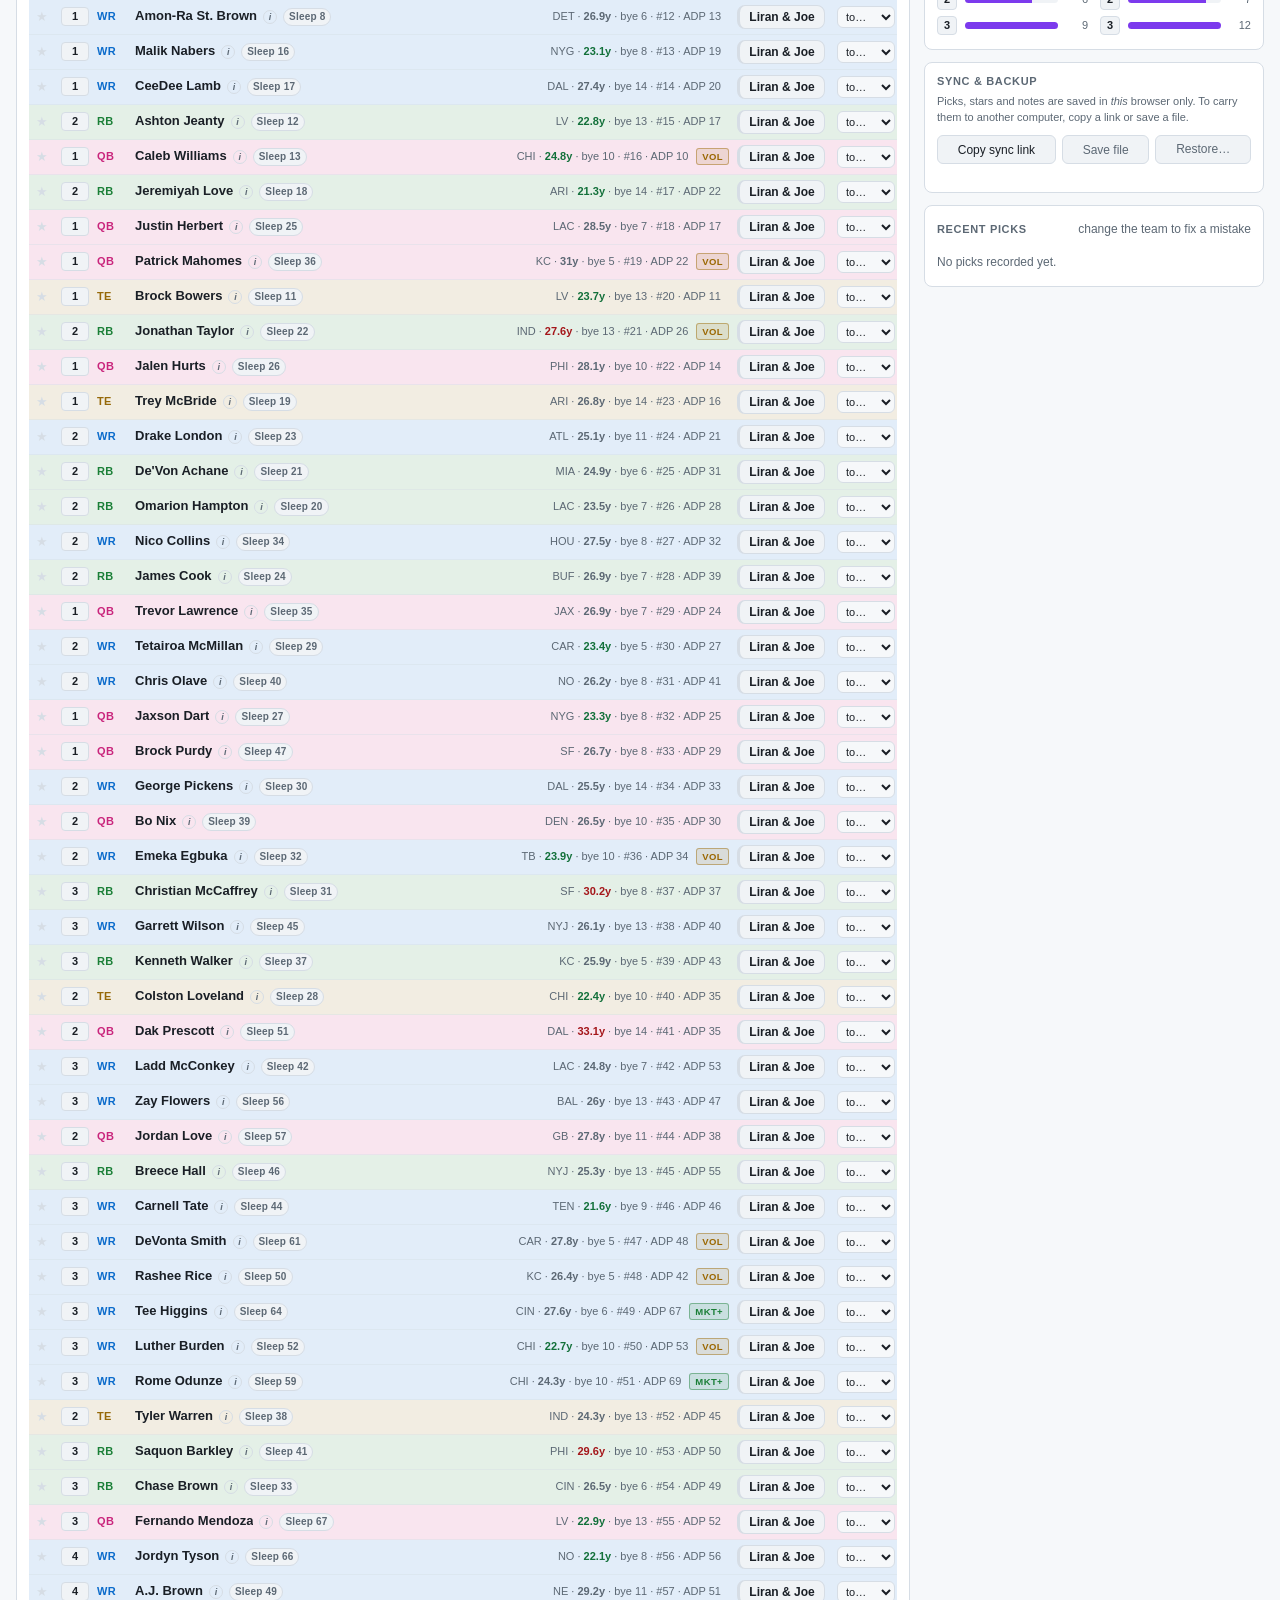
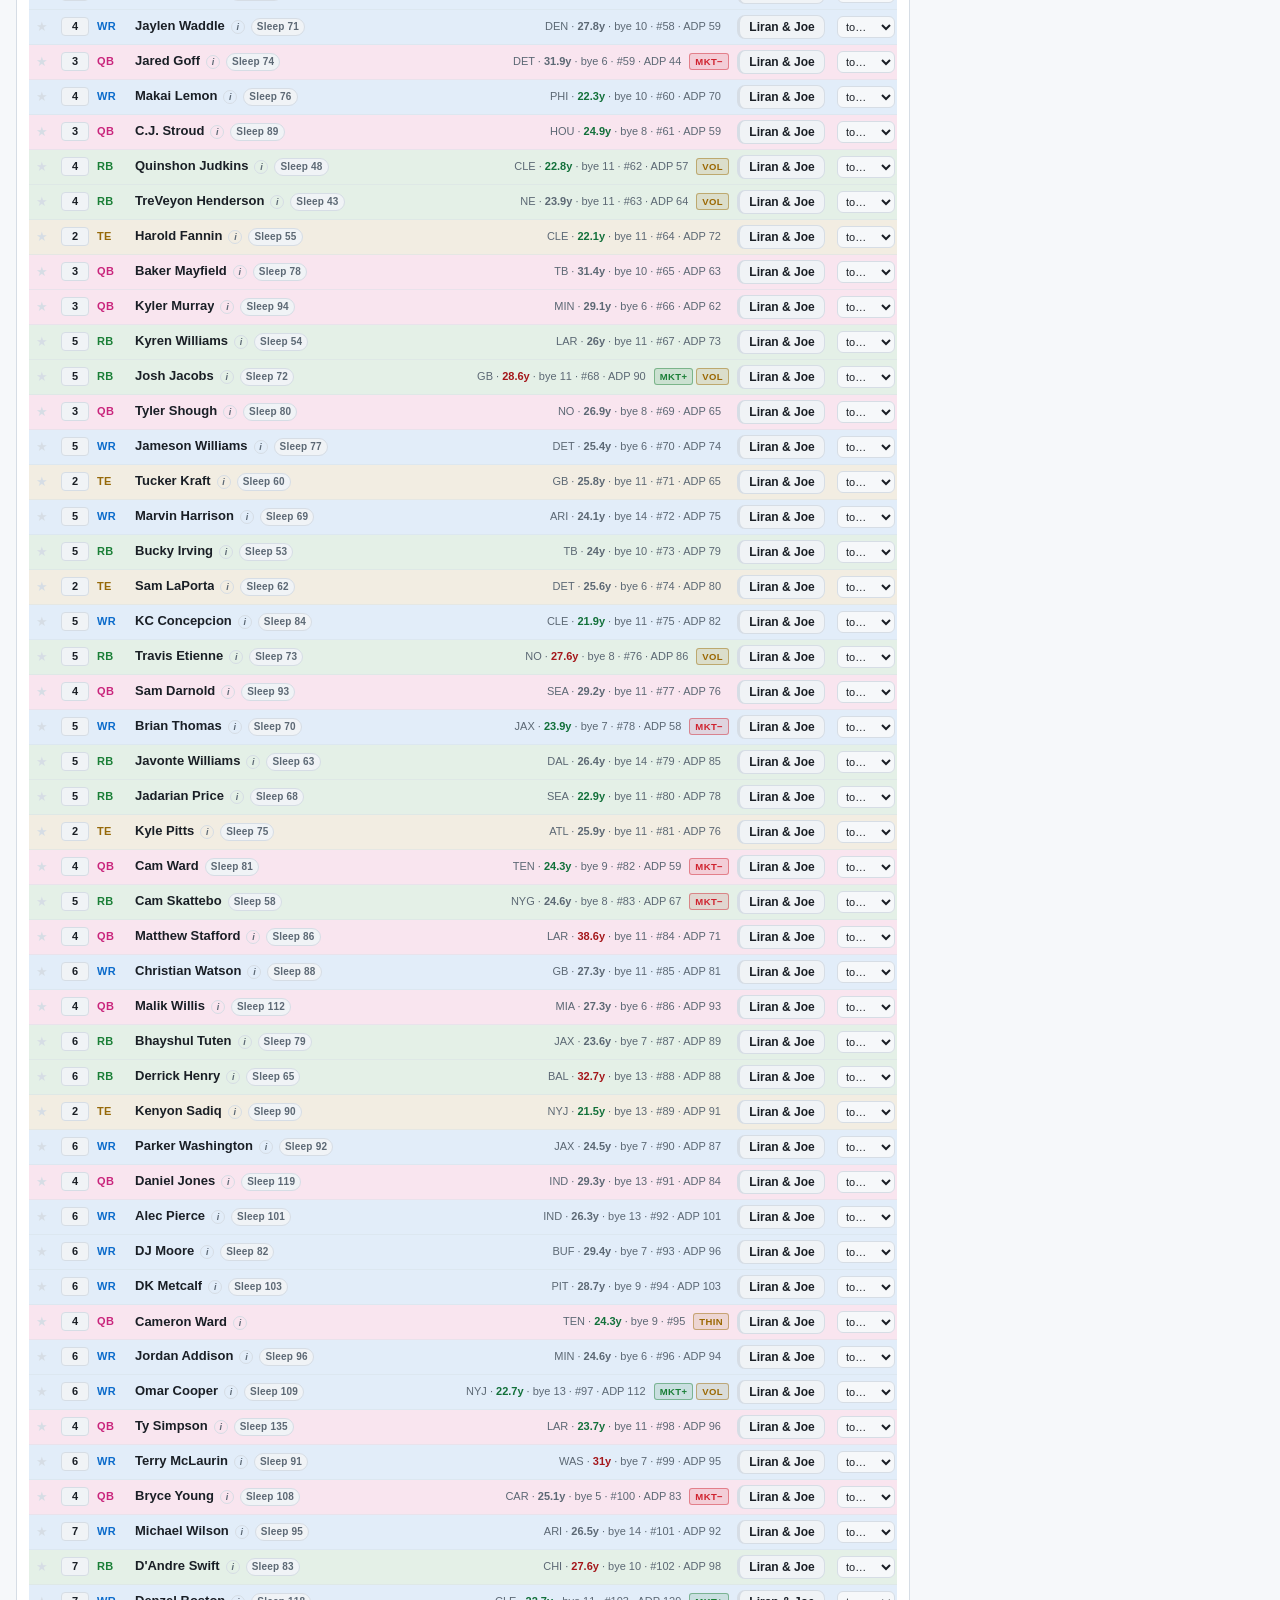
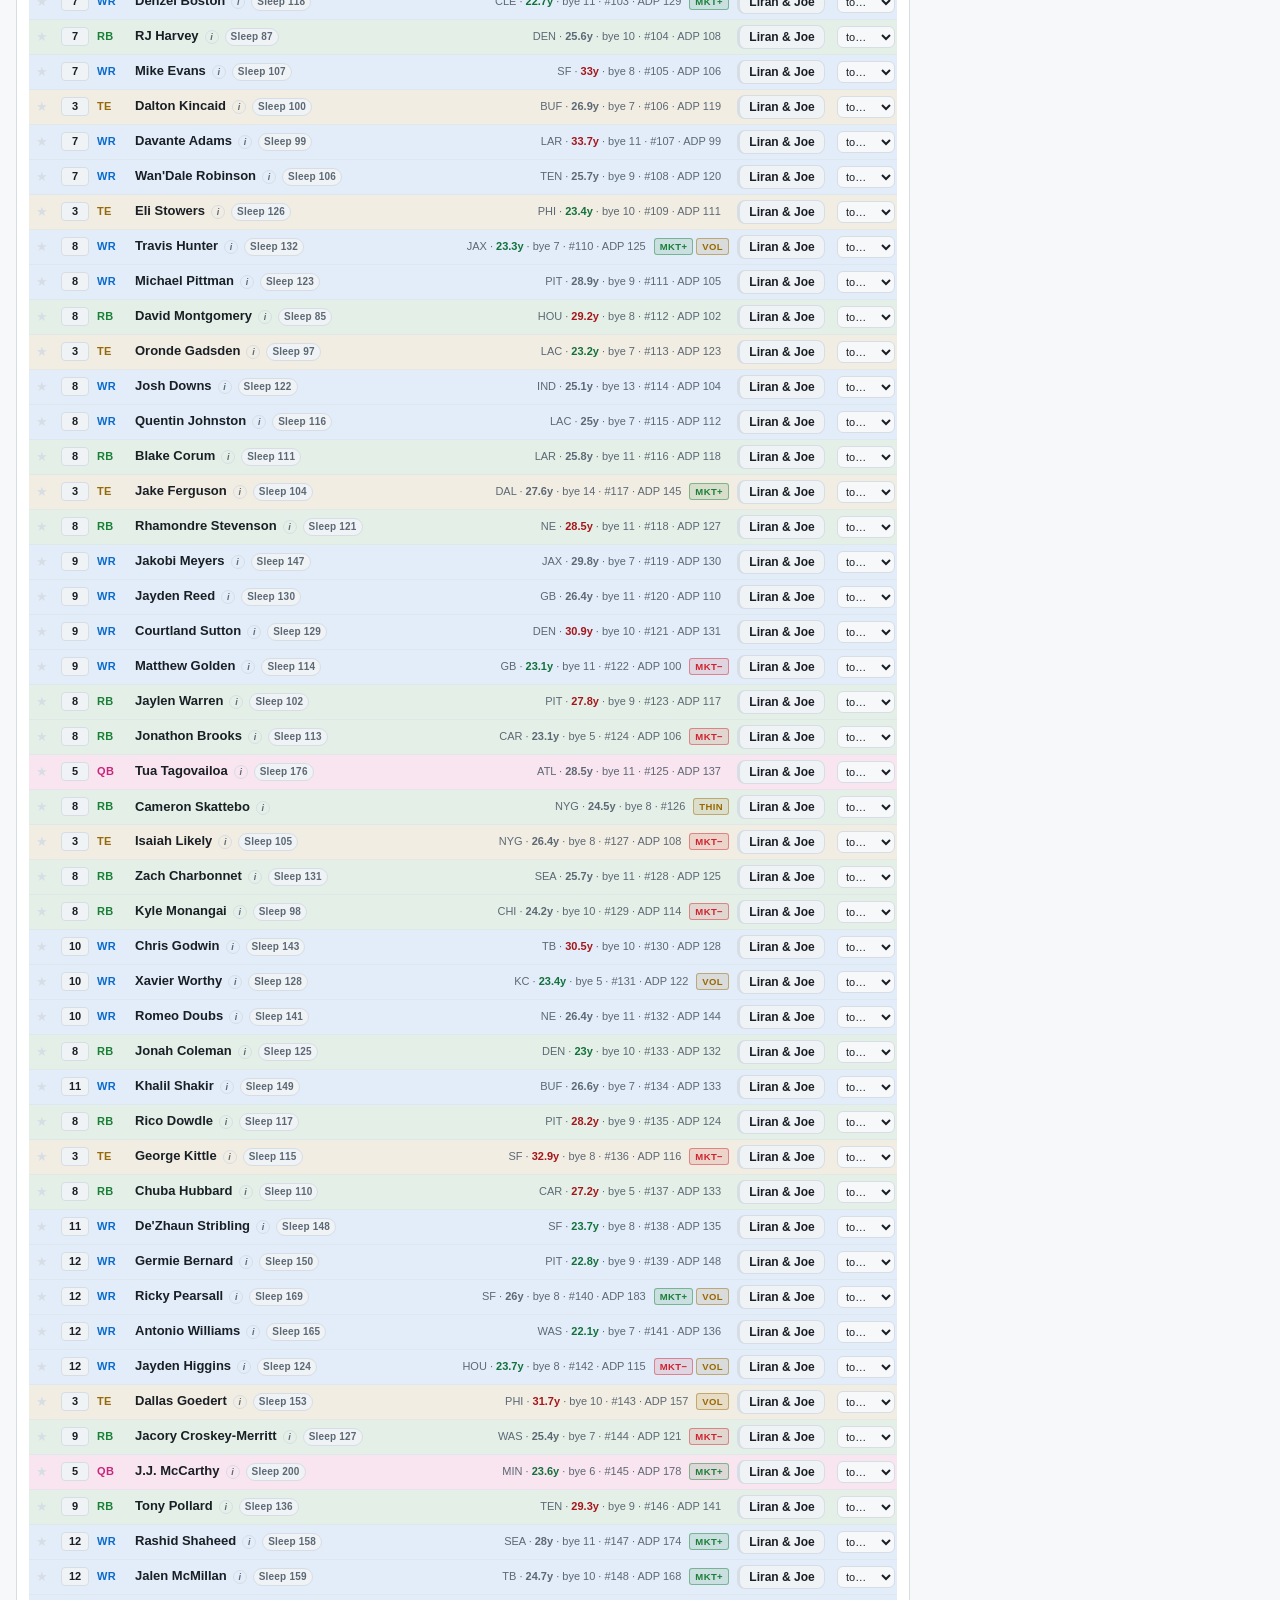
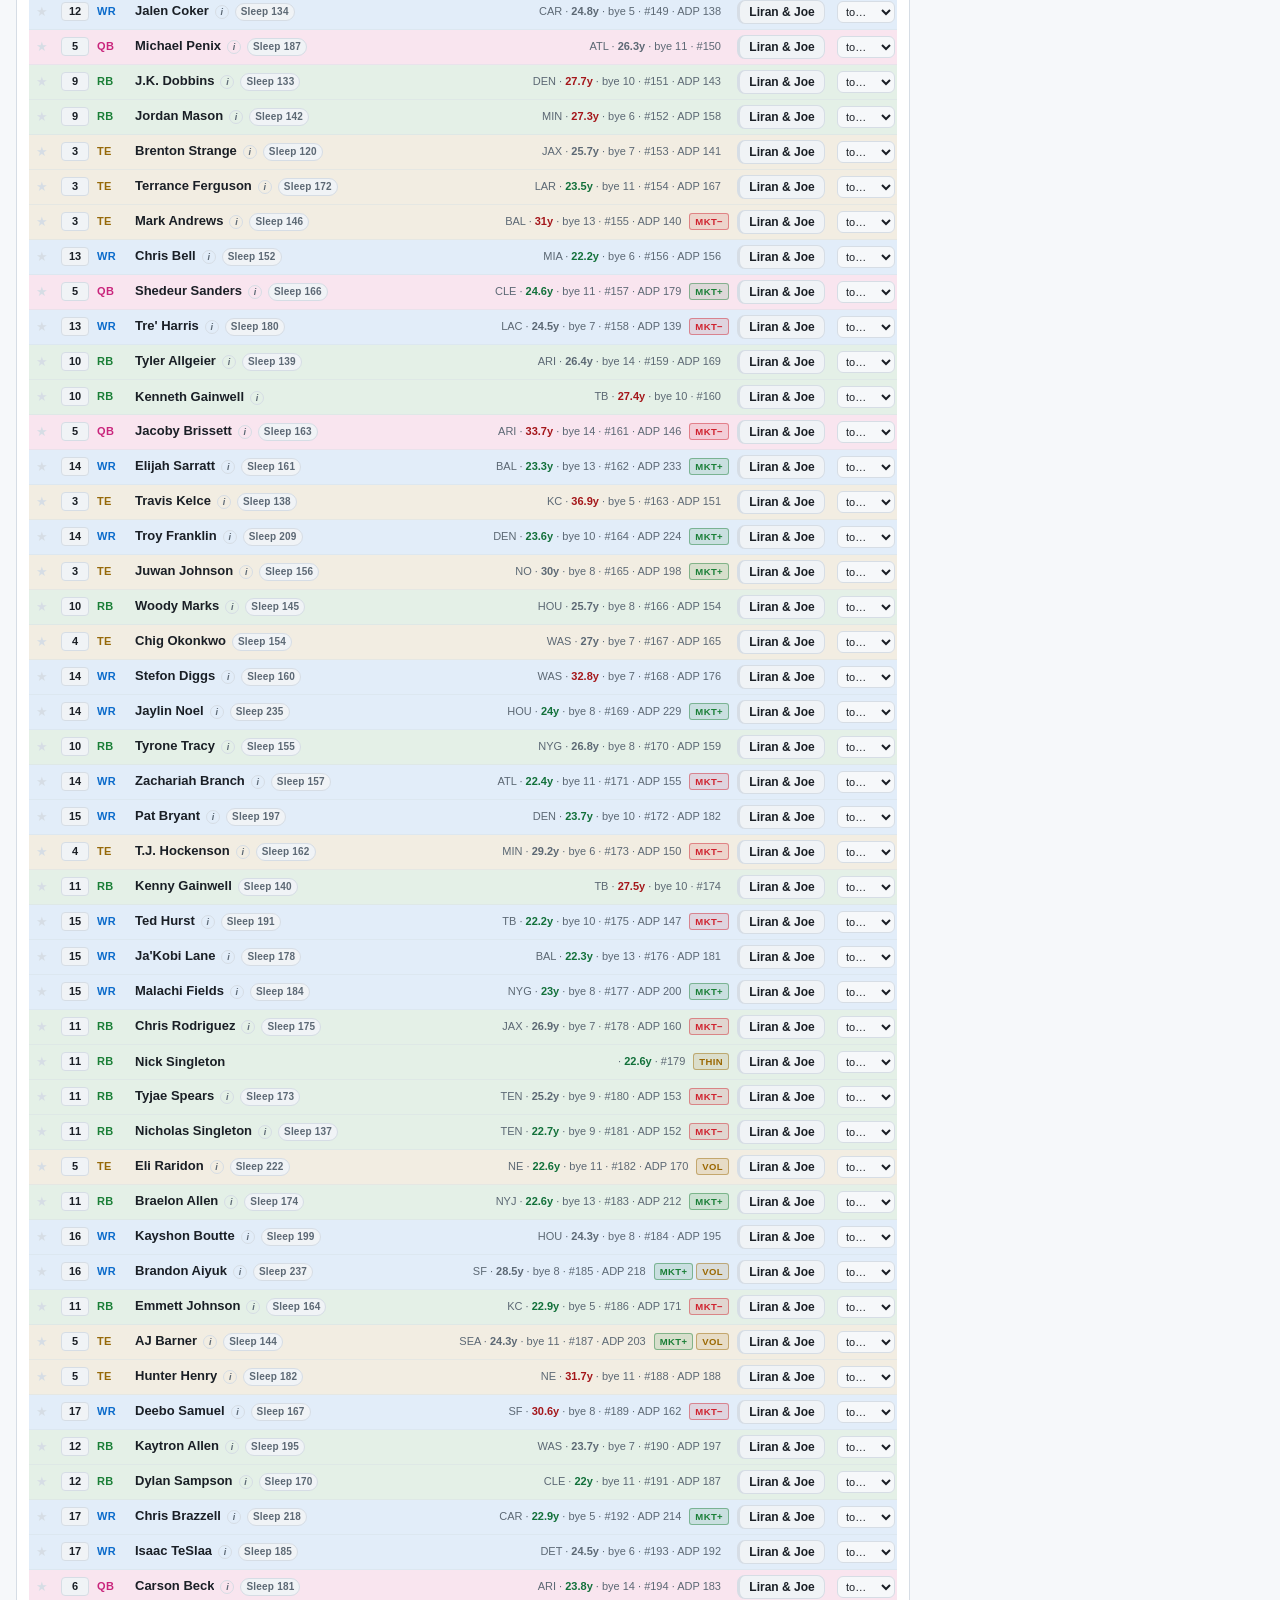
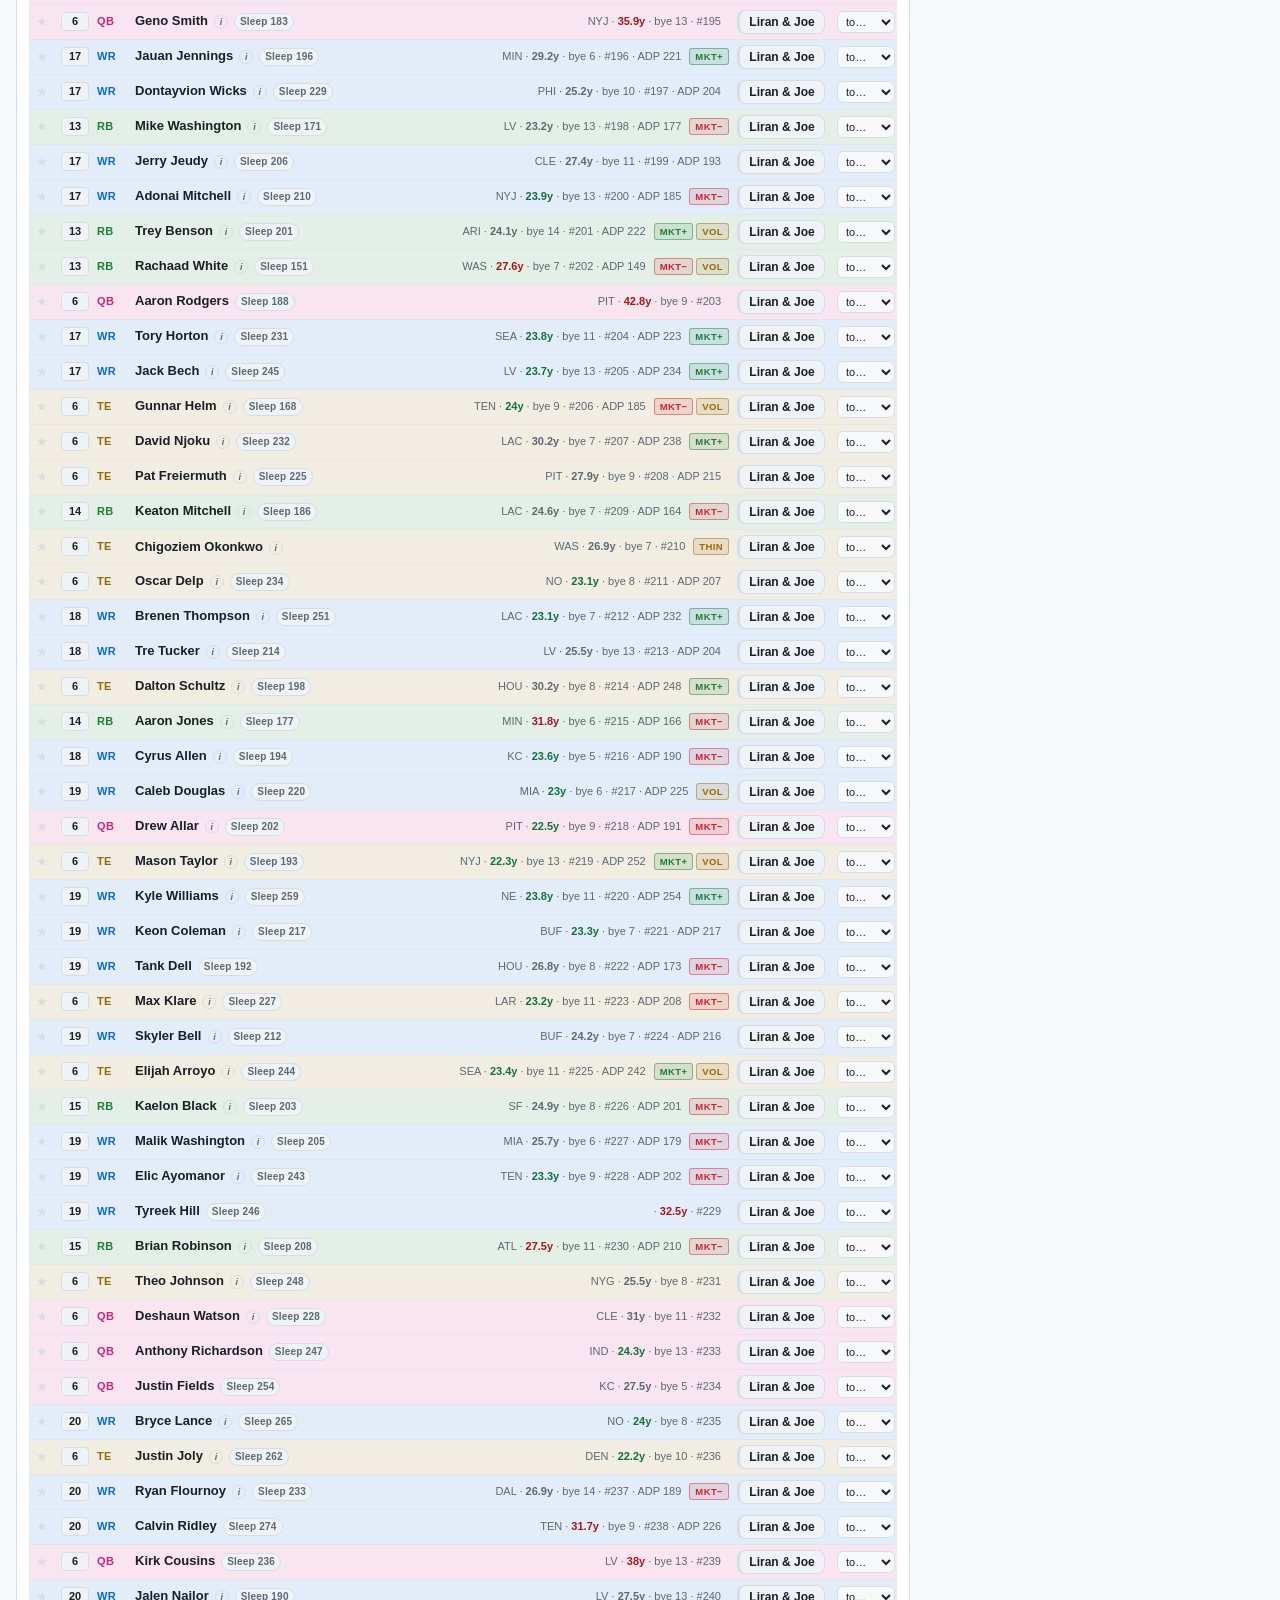
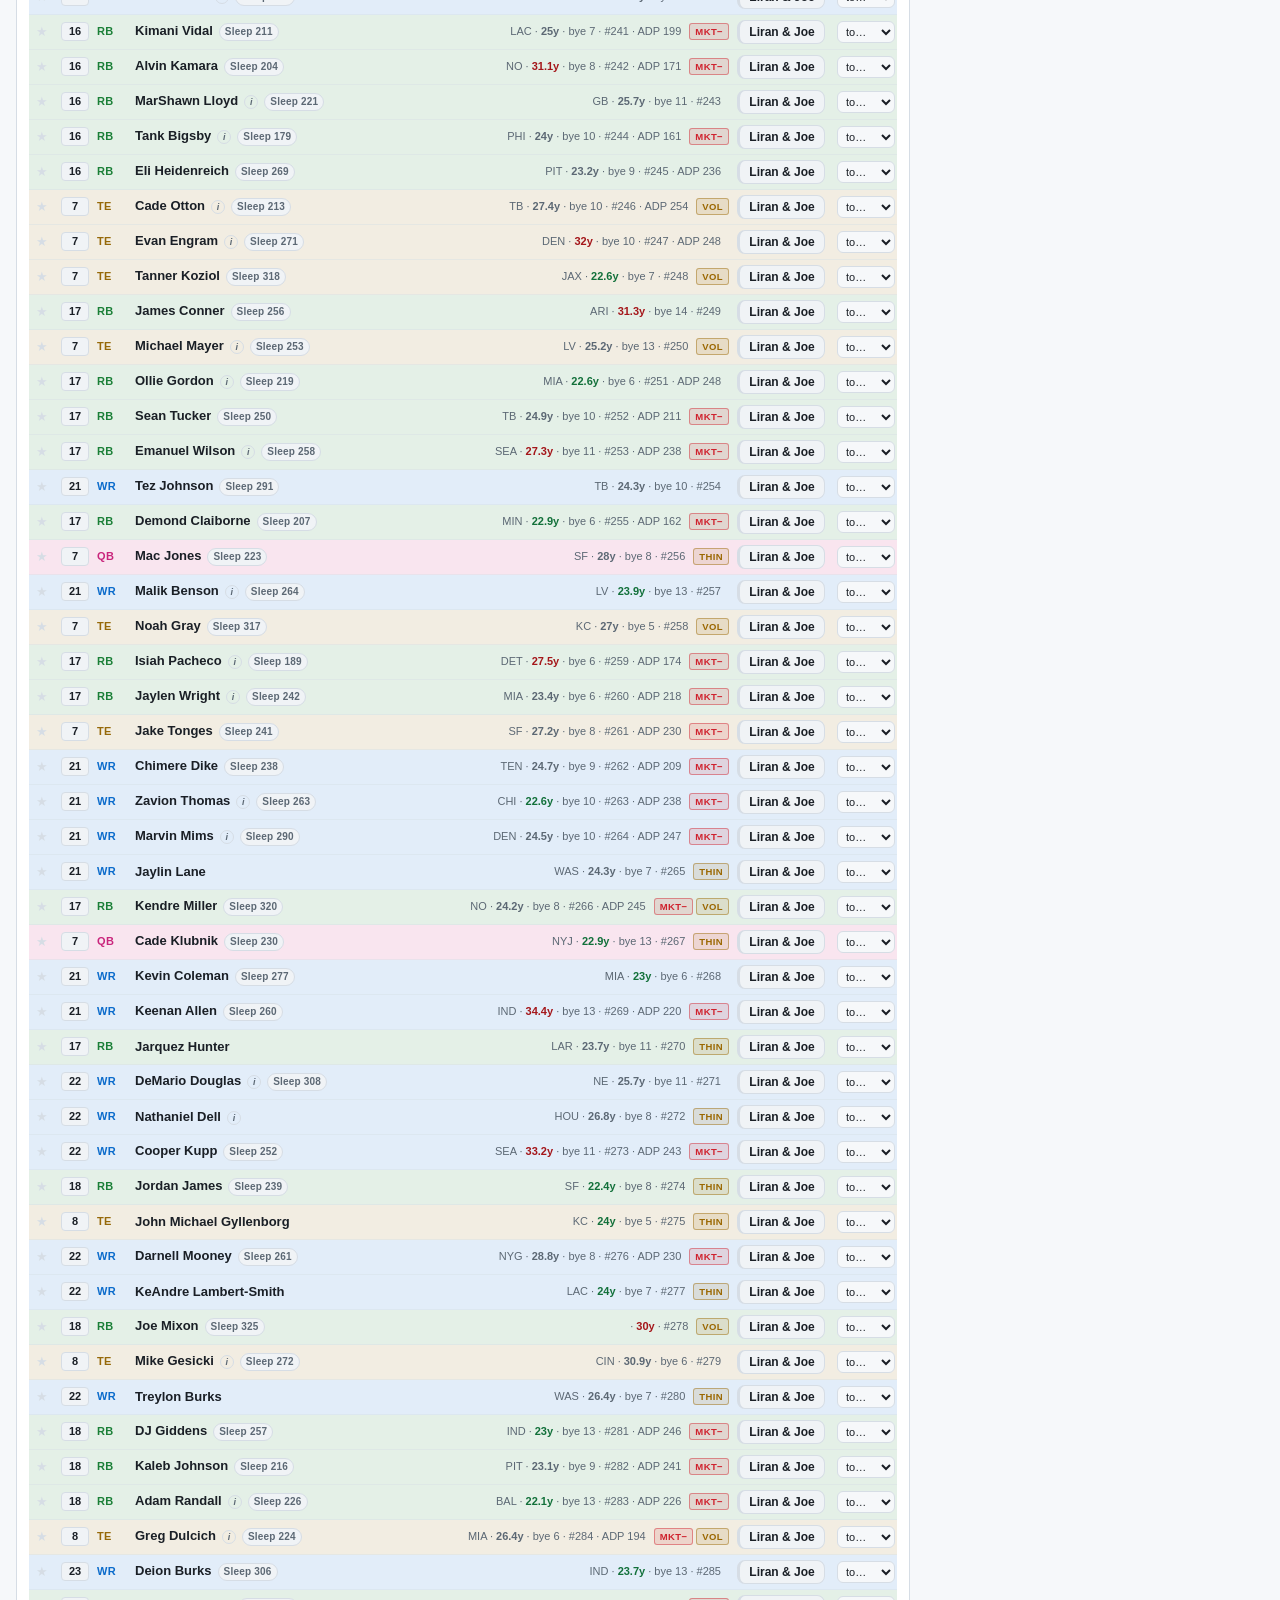
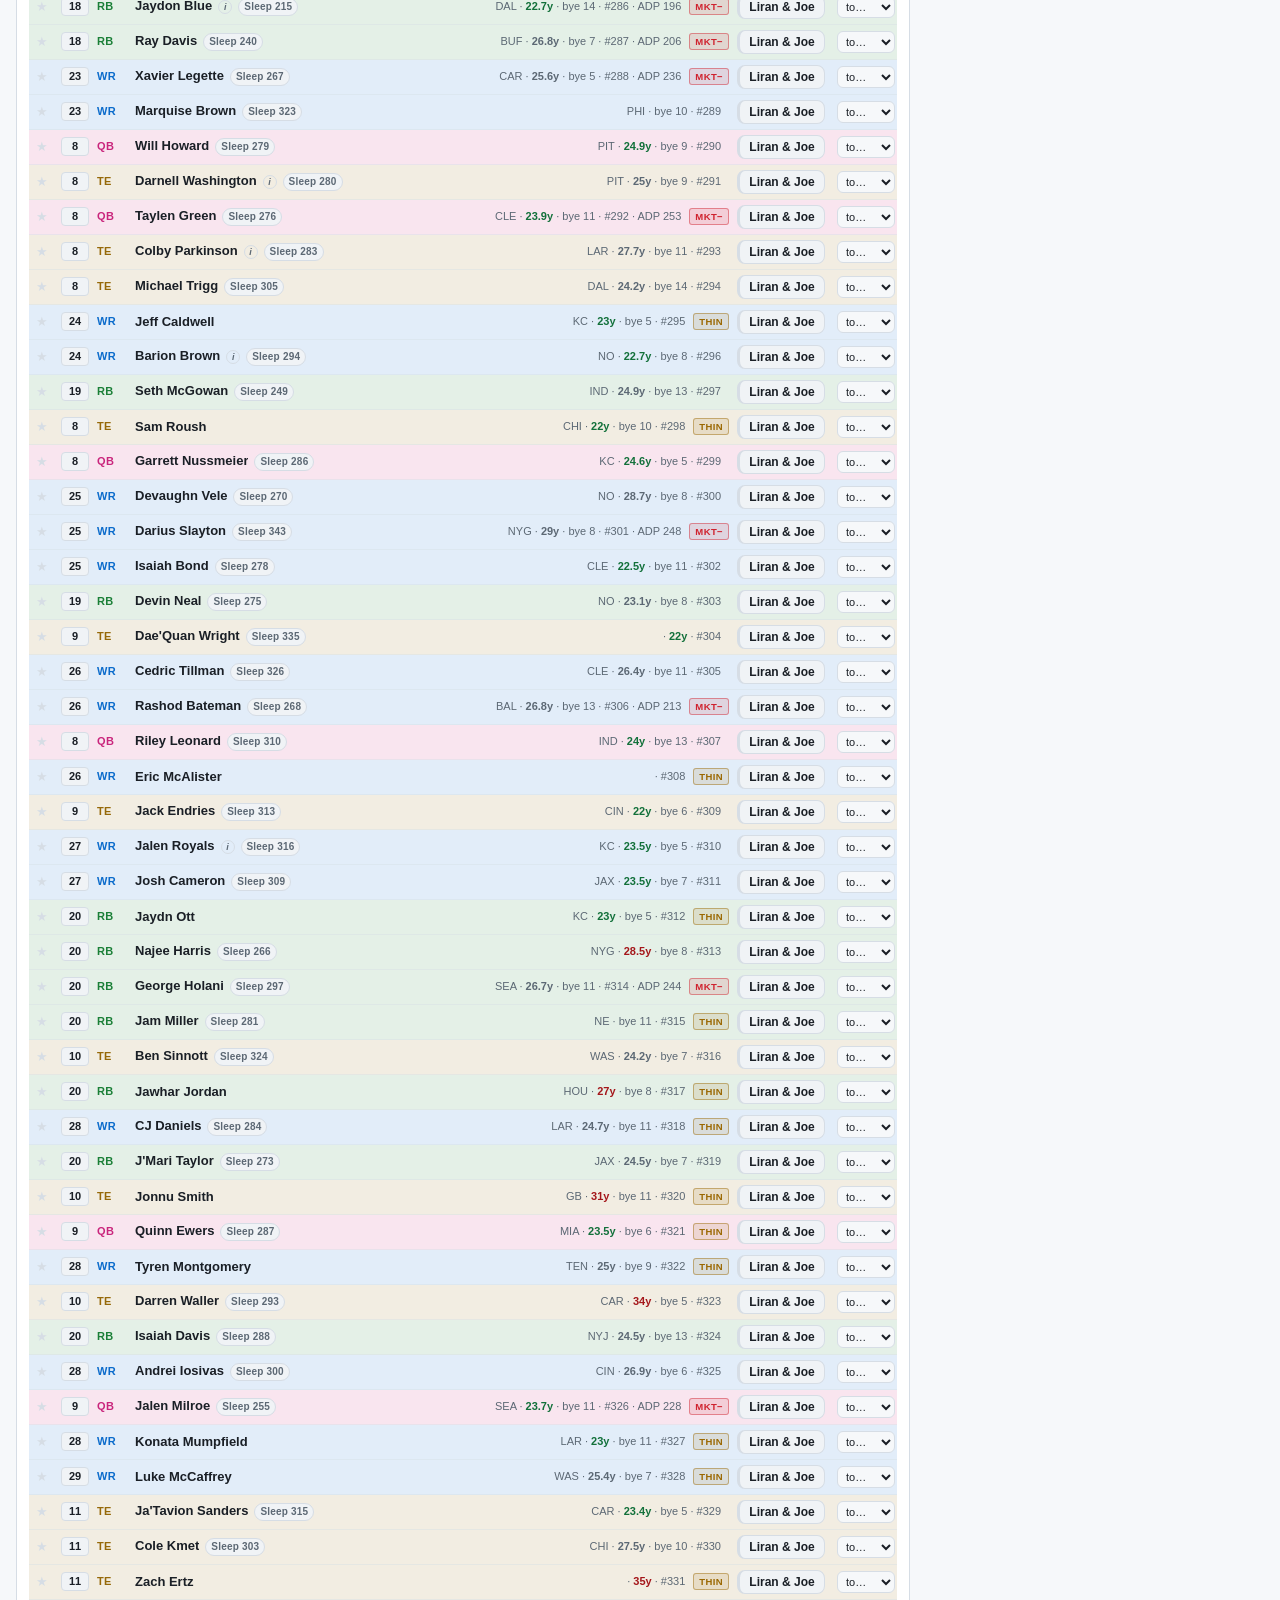
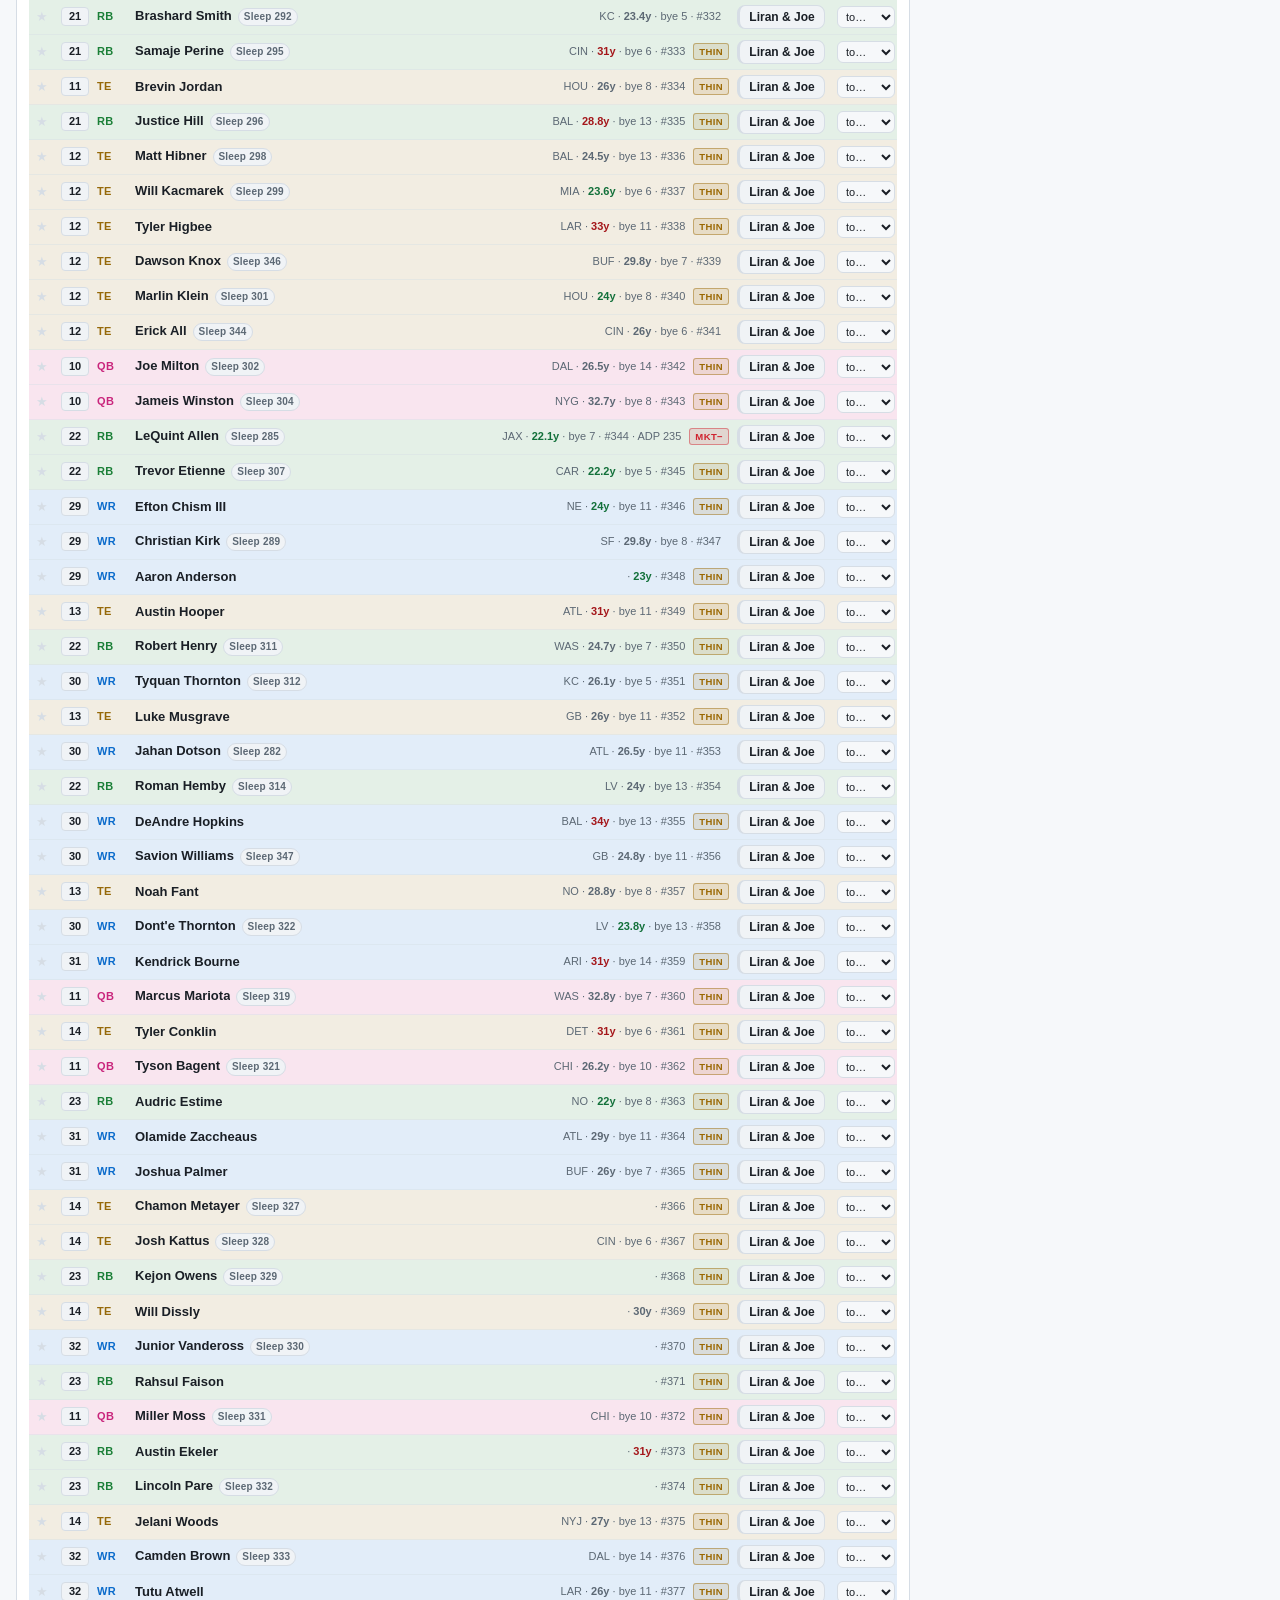
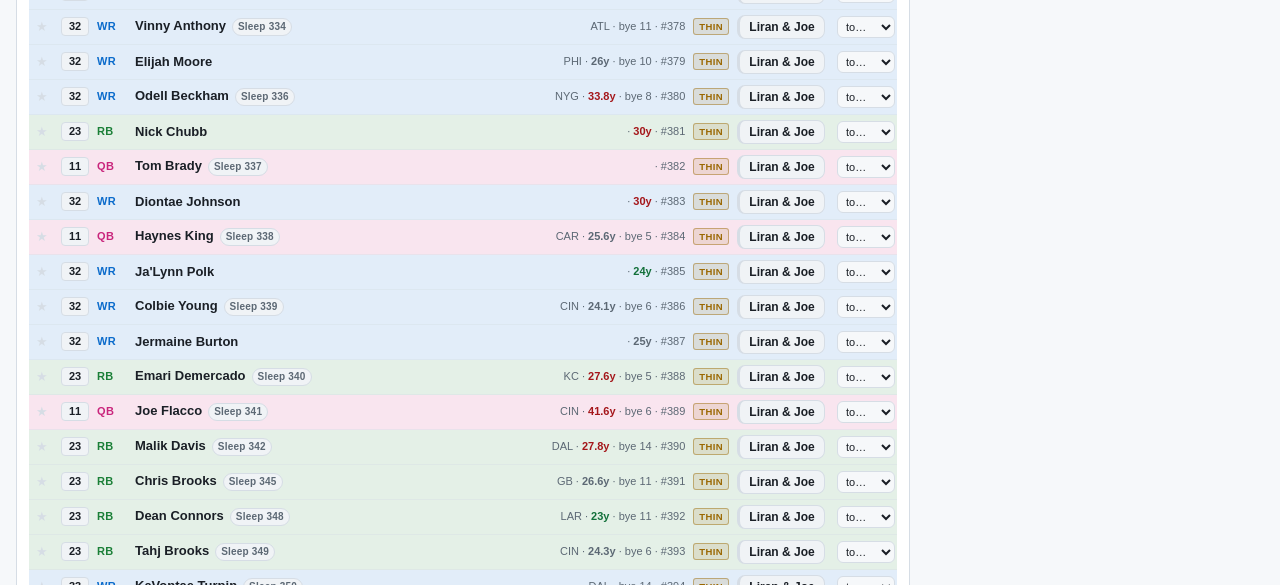
<file: webapp/dynasty.html>
<!doctype html>
<html lang="en">
<head>
<meta charset="utf-8">
<!-- Assets are requested with a fresh query every load, same as the other pages. -->
<script>
  window.__ASSET_V = Date.now();
  document.write('<link rel="stylesheet" href="styles.css?v=' + window.__ASSET_V + '">');
</script>
<!-- THIS IS A SEPARATE DRAFT.
     Declaring the namespace before core.js loads is what gives this page its
     own localStorage bucket (cl-draft-board:dynasty). Picks made on draft.html
     cannot appear here and picks made here cannot appear there. Do not remove
     this line, and do not load data.js on this page -- dynasty-data.js is the
     dynasty player pool. -->
<script>window.__CL_NAMESPACE = 'dynasty';</script>
<meta name="viewport" content="width=device-width,initial-scale=1">
<title>Dynasty Startup Draft</title>
</head>
<body class="dynasty">

<div class="nsbanner">
  <strong>Dynasty startup draft</strong>
  <span>separate from the Champions League redraft &mdash; picks here do not affect that board</span>
</div>

<header class="topbar">
  <div class="brand">
    <h1 id="leagueName">Dynasty</h1>
    <nav id="nav" class="nav"></nav>
  </div>
  <div class="topbar-right">
    <label class="inline">You are
      <select id="seatSelect" title="Which seat in the draft order is yours"></select>
    </label>
    <button id="editOrderBtn" class="btn btn-quiet">Edit order</button>
    <button id="undoBtn" class="btn">Undo</button>
    <button id="resetBtn" class="btn btn-quiet">Reset</button>
  </div>
</header>

<section class="clockbar" id="clockbar">
  <div class="cb-item"><span>Overall pick</span><strong id="curPick">&mdash;</strong></div>
  <div class="cb-item"><span>Round</span><strong id="curRound">&mdash;</strong></div>
  <div class="cb-item" title="Round and slot, the way Sleeper labels picks"><span>On Sleeper</span><strong id="curSlot">&mdash;</strong></div>
  <div class="cb-item wider"><span>On the clock</span><strong id="onClock">&mdash;</strong></div>
  <div class="cb-item wide"><span>You pick at</span><strong id="nextPick">&mdash;</strong></div>
  <div class="cb-item"><span>Picks away</span><strong id="untilYou">&mdash;</strong></div>
  <div class="cb-spacer"></div>
  <div class="cb-item"><span>Your team</span><strong id="myCount">0</strong></div>
</section>

<div id="noRankings" class="panel emptystate" hidden>
  <h2>No dynasty rankings loaded yet</h2>
  <p>
    The draft board below works right now &mdash; you can record picks, edit the
    order and track rosters. There is just no player pool to search until you
    add dynasty rankings.
  </p>
  <p class="hint">
    Drop a <code>.csv</code> or <code>.xlsx</code> into <code>data/dynasty/</code>
    &mdash; <strong>not</strong> <code>data/sources/</code>, which feeds the redraft
    board &mdash; then run <code>python3 -m pipeline.build</code>. The build registers
    the file in <code>config/dynasty.yml</code> at weight 0; set its weight and re-run.
  </p>
  <p class="hint">
    Redraft rankings are deliberately not used here: they rank a 30-year-old
    above a rookie, which is backwards for dynasty.
  </p>
</div>

<section class="panel boardgrid-panel">
  <div class="panel-head">
    <h2>Draft board</h2>
    <span class="muted">your column is highlighted &middot; click any pick to move or remove it</span>
    <div class="segmented sm gridsize" id="gridSize"
         title="Board height — shrink it early on to see more of the rankings">
      <button data-h="20">S</button>
      <button data-h="46" class="on">M</button>
      <button data-h="72">L</button>
    </div>
  </div>
  <div class="gridwrap"><table id="boardGrid" class="dgrid"></table></div>
</section>

<div id="orderEditor" class="panel ordered" hidden>
  <div class="panel-head">
    <h2>Draft order</h2>
    <span class="muted">seat 1 picks first &middot; order reverses each round</span>
  </div>
  <div id="orderRows" class="orderrows"></div>
  <div class="orderbtns">
    <button id="orderSave" class="btn">Done</button>
    <button id="orderReset" class="btn btn-quiet">Reset to config</button>
  </div>
</div>

<main class="draft-main">
  <div class="col-main">

    <section class="panel record">
      <div class="panel-head">
        <h2>Record a pick</h2>
        <span class="muted">assigning to <strong id="assignTo">&mdash;</strong></span>
      </div>
      <p class="hint">
        The big button assigns to whoever is on the clock. Use the dropdown to give
        him to someone else, or fix it afterwards in the draft board below.
      </p>
      <input id="search" type="search" autocomplete="off"
             placeholder="Type a player name…   ( / to focus · Enter assigns to whoever is on the clock )">
      <div id="results" class="results"></div>
    </section>

    <section class="panel">
      <div class="panel-head">
        <h2>Best available</h2>
        <div class="segmented sm" id="bestPos">
          <button data-pos="ALL" class="on">All</button>
          <button data-pos="QB">QB</button>
          <button data-pos="RB">RB</button>
          <button data-pos="WR">WR</button>
          <button data-pos="TE">TE</button>
          <button data-pos="FLEX" title="RB, WR and TE — no quarterbacks">Flex</button>
          <button data-pos="WATCH">&#9733;</button>
        </div>
        <div class="segmented sm bestcount" id="bestCount"
             title="How many players to list">
          <button data-n="25">25</button>
          <button data-n="50">50</button>
          <button data-n="100">100</button>
          <button data-n="0" class="on">All</button>
        </div>
      </div>
      <div id="best" class="results"></div>
    </section>

  </div>

  <aside class="col-side">

    <section class="panel">
      <div class="panel-head">
        <h2>Your team</h2>
        <span class="muted" id="myMeta"></span>
      </div>
      <div id="roster" class="roster"></div>
    </section>

    <section class="panel">
      <div class="panel-head">
        <h2>Watch list</h2>
        <span class="muted" id="watchMeta"></span>
      </div>
      <div id="watch" class="watchlist"></div>
    </section>

    <section class="panel">
      <h2>Gone before your next pick</h2>
      <p class="hint" id="goneHint"></p>
      <div id="gone" class="gonelist"></div>
    </section>

    <section class="panel">
      <h2>Tier scarcity</h2>
      <p class="hint">Players left in each live tier. A tier about to empty is the
        real signal to reach.</p>
      <div id="scarcity" class="scarcity"></div>
    </section>

    <section class="panel">
      <h2>Sync &amp; backup</h2>
      <div id="sync"></div>
    </section>

    <section class="panel">
      <div class="panel-head">
        <h2>Recent picks</h2>
        <span class="muted">change the team to fix a mistake</span>
      </div>
      <div id="log" class="picklog"></div>
    </section>

  </aside>
</main>

<!-- dynasty-data.js sets window.BOARD_DATA to the DYNASTY pool. data.js (the
     redraft pool) is deliberately never loaded here. draft.js is reused as-is:
     with the namespace set above it reads and writes dynasty storage only. -->
<script>
  for (const src of ['dynasty-data.js', 'core.js', 'draft.js']) {
    document.write('<scr' + 'ipt src="' + src + '?v=' + window.__ASSET_V + '"></scr' + 'ipt>');
  }
</script>
<script>
  // The redraft-only panels are absent from this page's markup; draft.js
  // already guards on element presence. Surface the empty-pool state instead.
  window.addEventListener('load', function () {
    var n = document.getElementById('noRankings');
    if (n && (window.BOARD_DATA?.players || []).length === 0) n.hidden = false;
  });
</script>
</body>
</html>
</file>
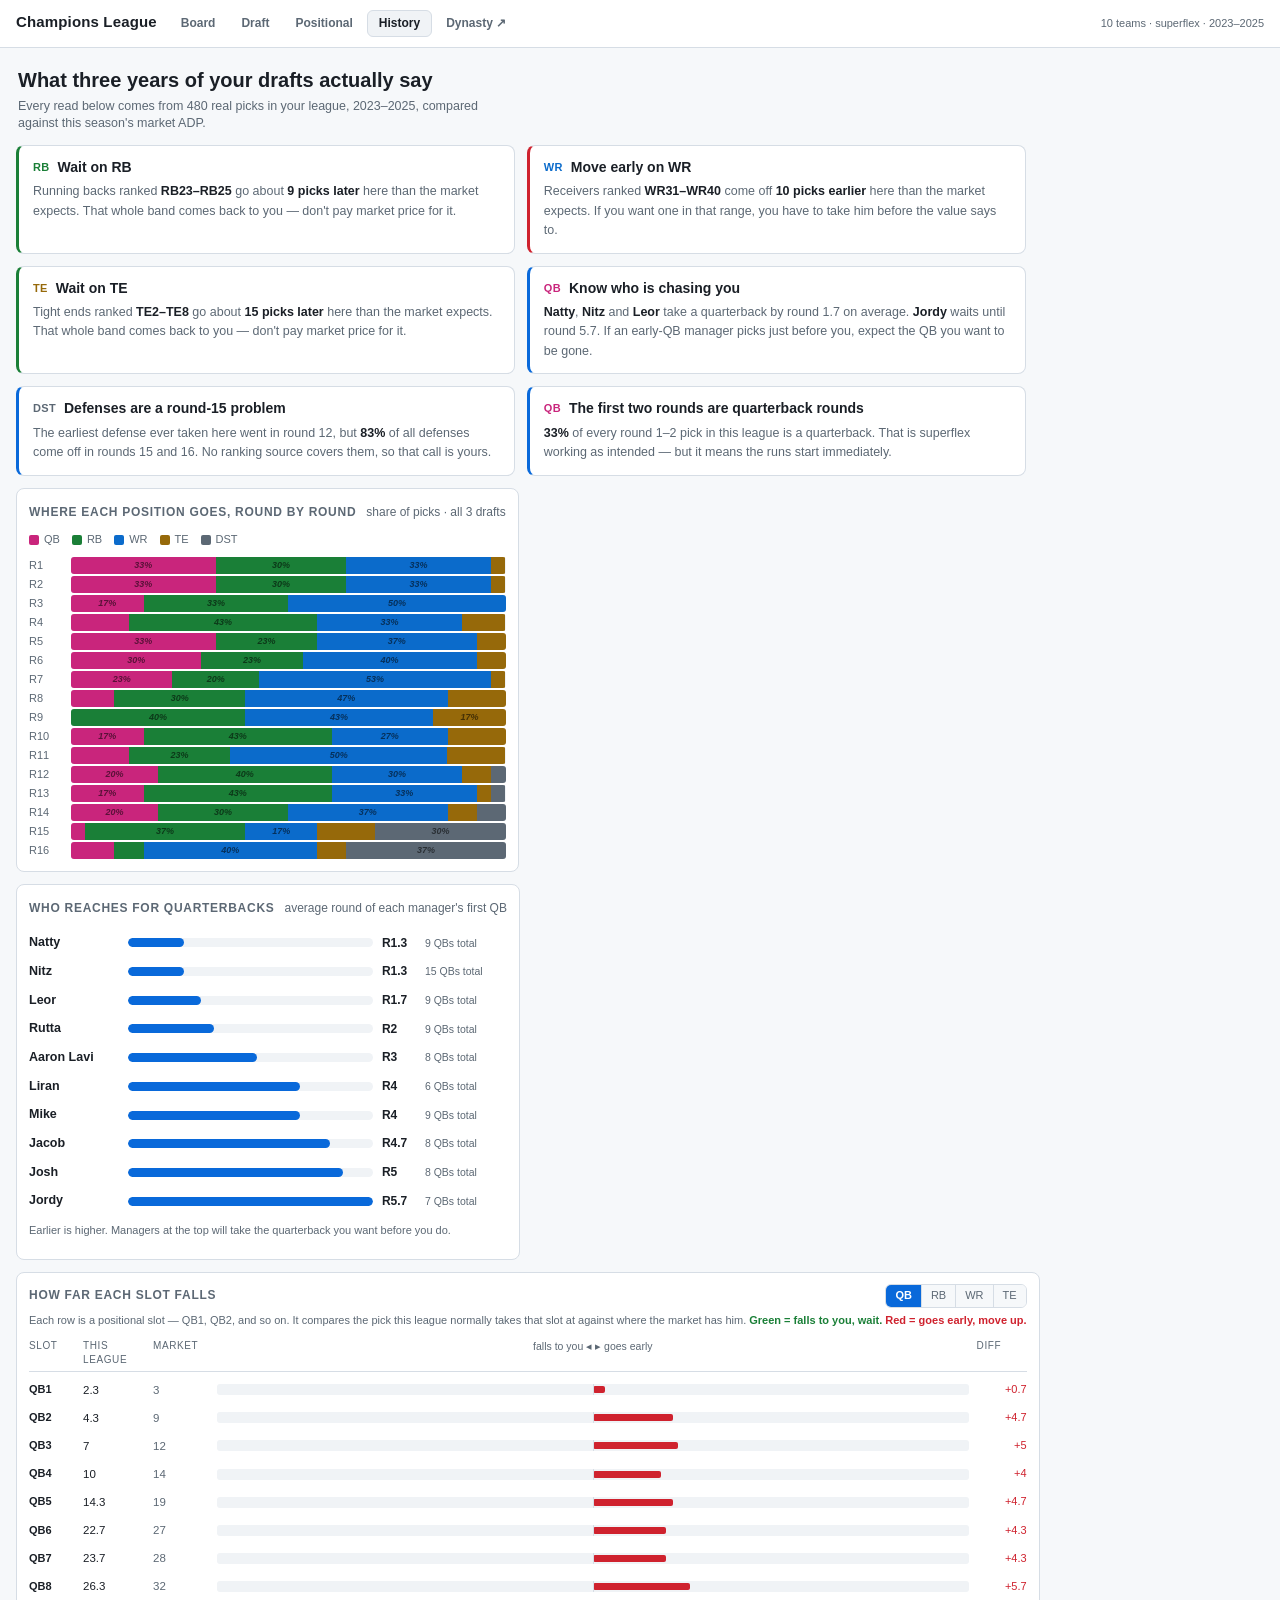
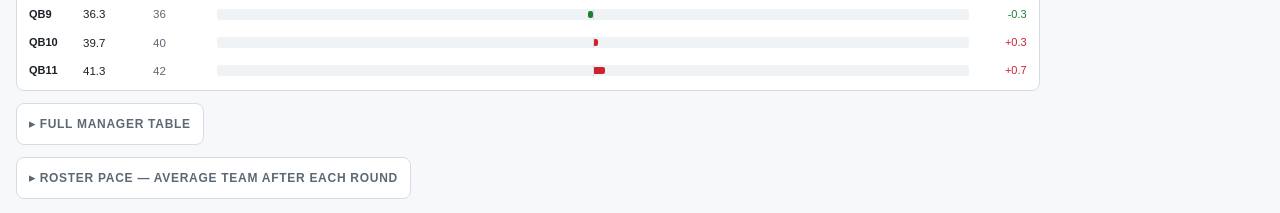
<file: webapp/history.html>
<!doctype html>
<html lang="en">
<head>
<meta charset="utf-8">
<!-- Assets are requested with a fresh query every load. This page's markup never
     changes between builds, so a cached copy of it is harmless -- which is the
     point: a stale HTML file can't pin you to last build's code or data. -->
<script>
  window.__ASSET_V = Date.now();
  document.write('<link rel="stylesheet" href="styles.css?v=' + window.__ASSET_V + '">');
</script>
<meta name="viewport" content="width=device-width,initial-scale=1">
<title>History — Champions League</title>
</head>
<body>

<header class="topbar">
  <div class="brand">
    <h1 id="leagueName">History</h1>
    <nav id="nav" class="nav"></nav>
  </div>
  <div class="topbar-right">
    <span class="meta" id="histMeta"></span>
  </div>
</header>

<main class="hist-main">

  <section class="lede">
    <h2 class="big">What three years of your drafts actually say</h2>
    <p>Every read below comes from 480 real picks in your league, 2023–2025,
       compared against this season's market ADP.</p>
  </section>

  <section id="takeaways" class="takeaways"></section>

  <section class="panel">
    <div class="panel-head">
      <h2>Where each position goes, round by round</h2>
      <span class="muted">share of picks · all 3 drafts</span>
    </div>
    <div id="mix" class="mix"></div>
  </section>

  <section class="panel">
    <div class="panel-head">
      <h2>Who reaches for quarterbacks</h2>
      <span class="muted">average round of each manager's first QB</span>
    </div>
    <div id="qbrace" class="qbrace"></div>
  </section>

  <section class="panel">
    <div class="panel-head">
      <h2>How far each slot falls</h2>
      <div class="segmented sm" id="curvePos"></div>
    </div>
    <p class="hint">
      Each row is a positional slot — QB1, QB2, and so on. It compares the pick
      this league normally takes that slot at against where the market has him.
      <strong class="ok-text">Green = falls to you, wait.</strong>
      <strong class="bad-text">Red = goes early, move up.</strong>
    </p>
    <div id="curve" class="curve"></div>
  </section>

  <details class="panel details">
    <summary><h2>Full manager table</h2></summary>
    <div class="table-wrap plain">
      <table id="ownersTable">
        <thead><tr id="ownersHead"></tr></thead>
        <tbody id="ownersBody"></tbody>
      </table>
    </div>
  </details>

  <details class="panel details">
    <summary><h2>Roster pace — average team after each round</h2></summary>
    <p class="hint">This is the benchmark the Draft page grades your roster against.</p>
    <div class="table-wrap plain">
      <table id="paceTable">
        <thead><tr id="paceHead"></tr></thead>
        <tbody id="paceBody"></tbody>
      </table>
    </div>
  </details>

</main>

<script>
  for (const src of ['data.js', 'core.js', 'history.js']) {
    document.write('<scr' + 'ipt src="' + src + '?v=' + window.__ASSET_V + '"></scr' + 'ipt>');
  }
</script>
</body>
</html>
</file>
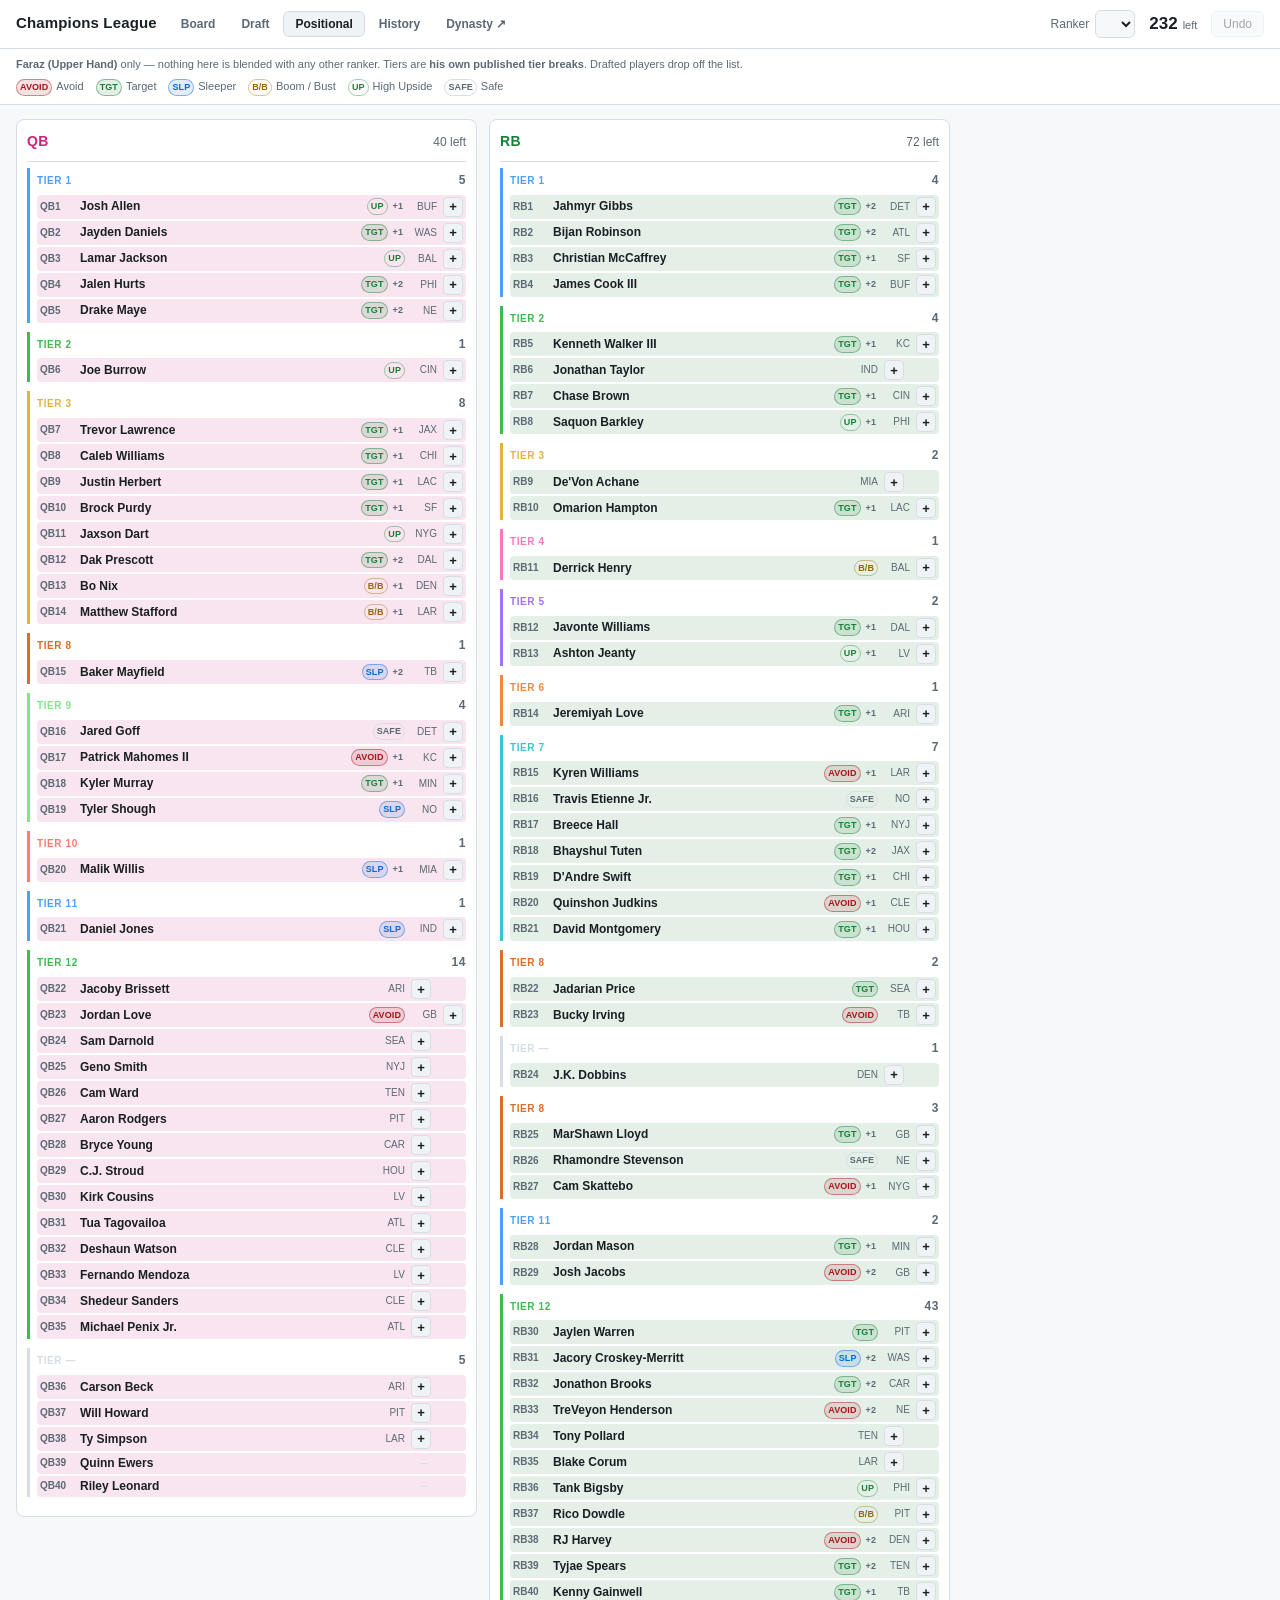
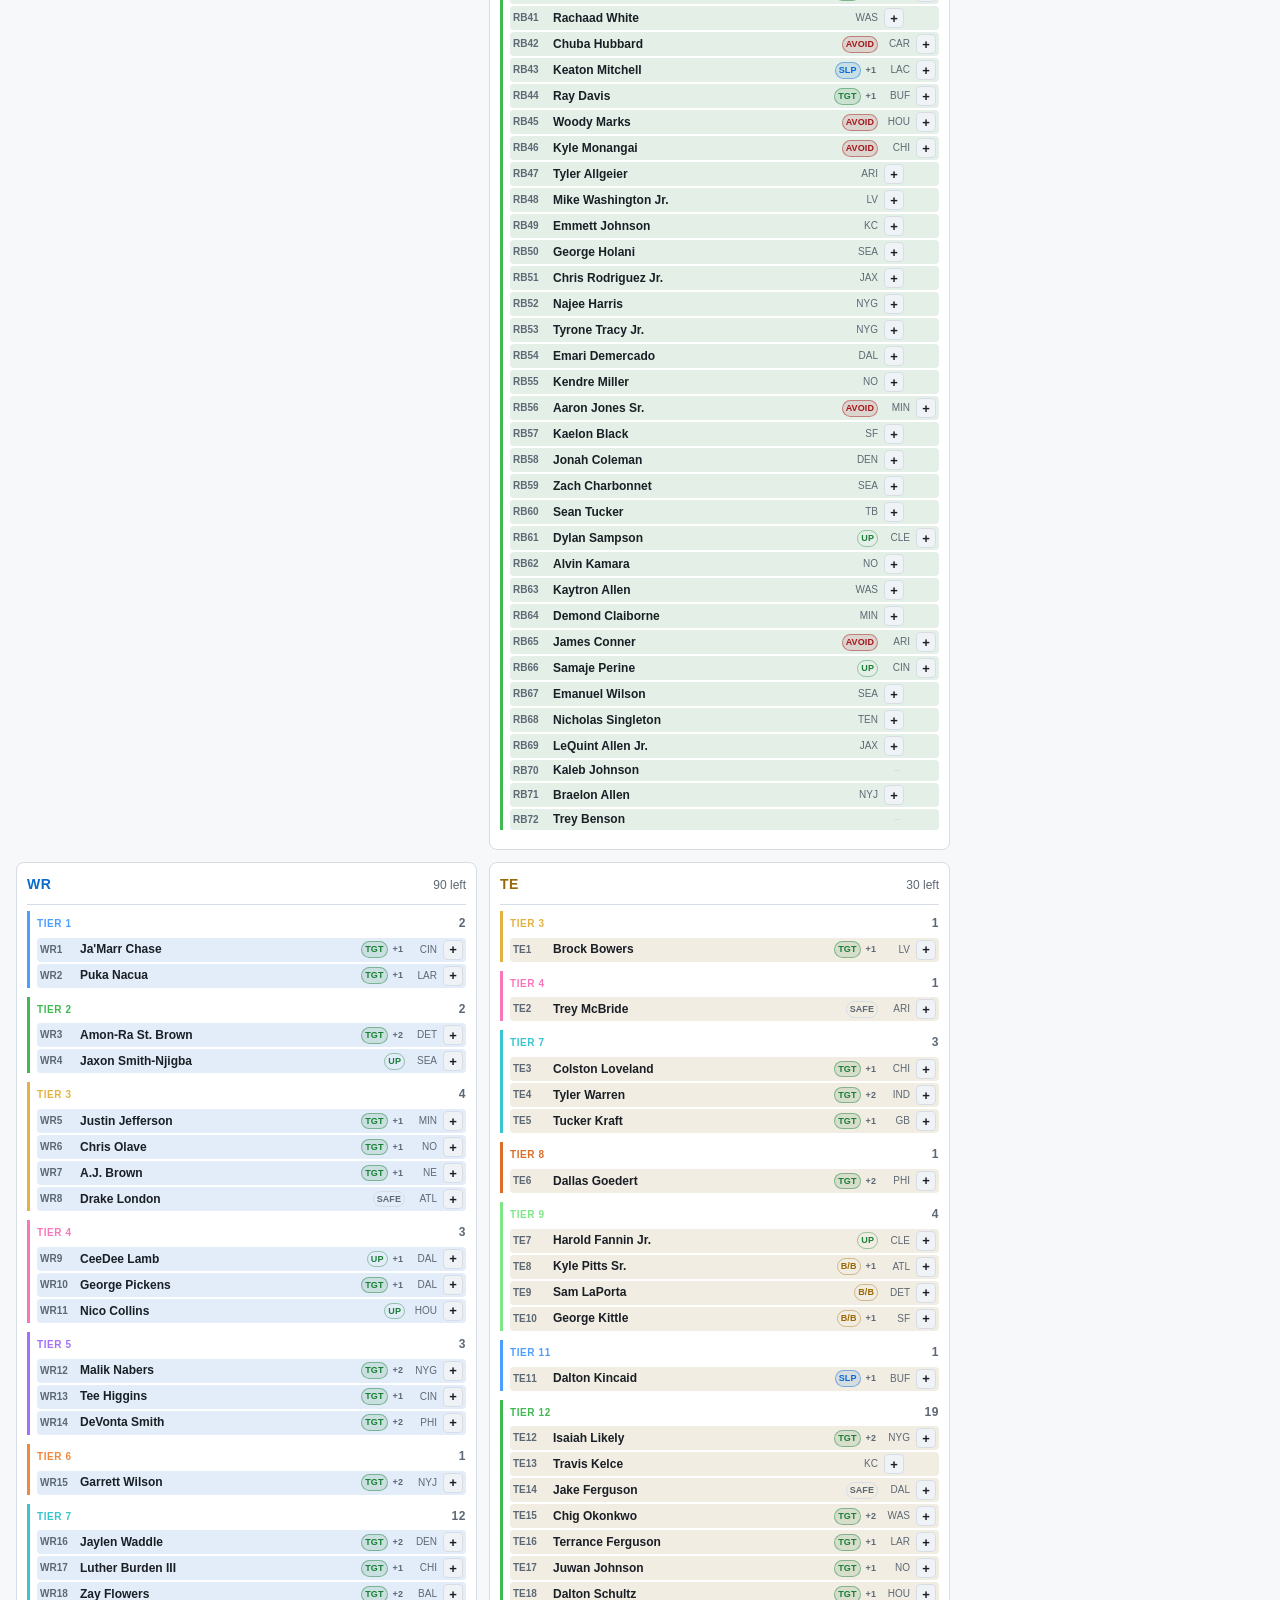
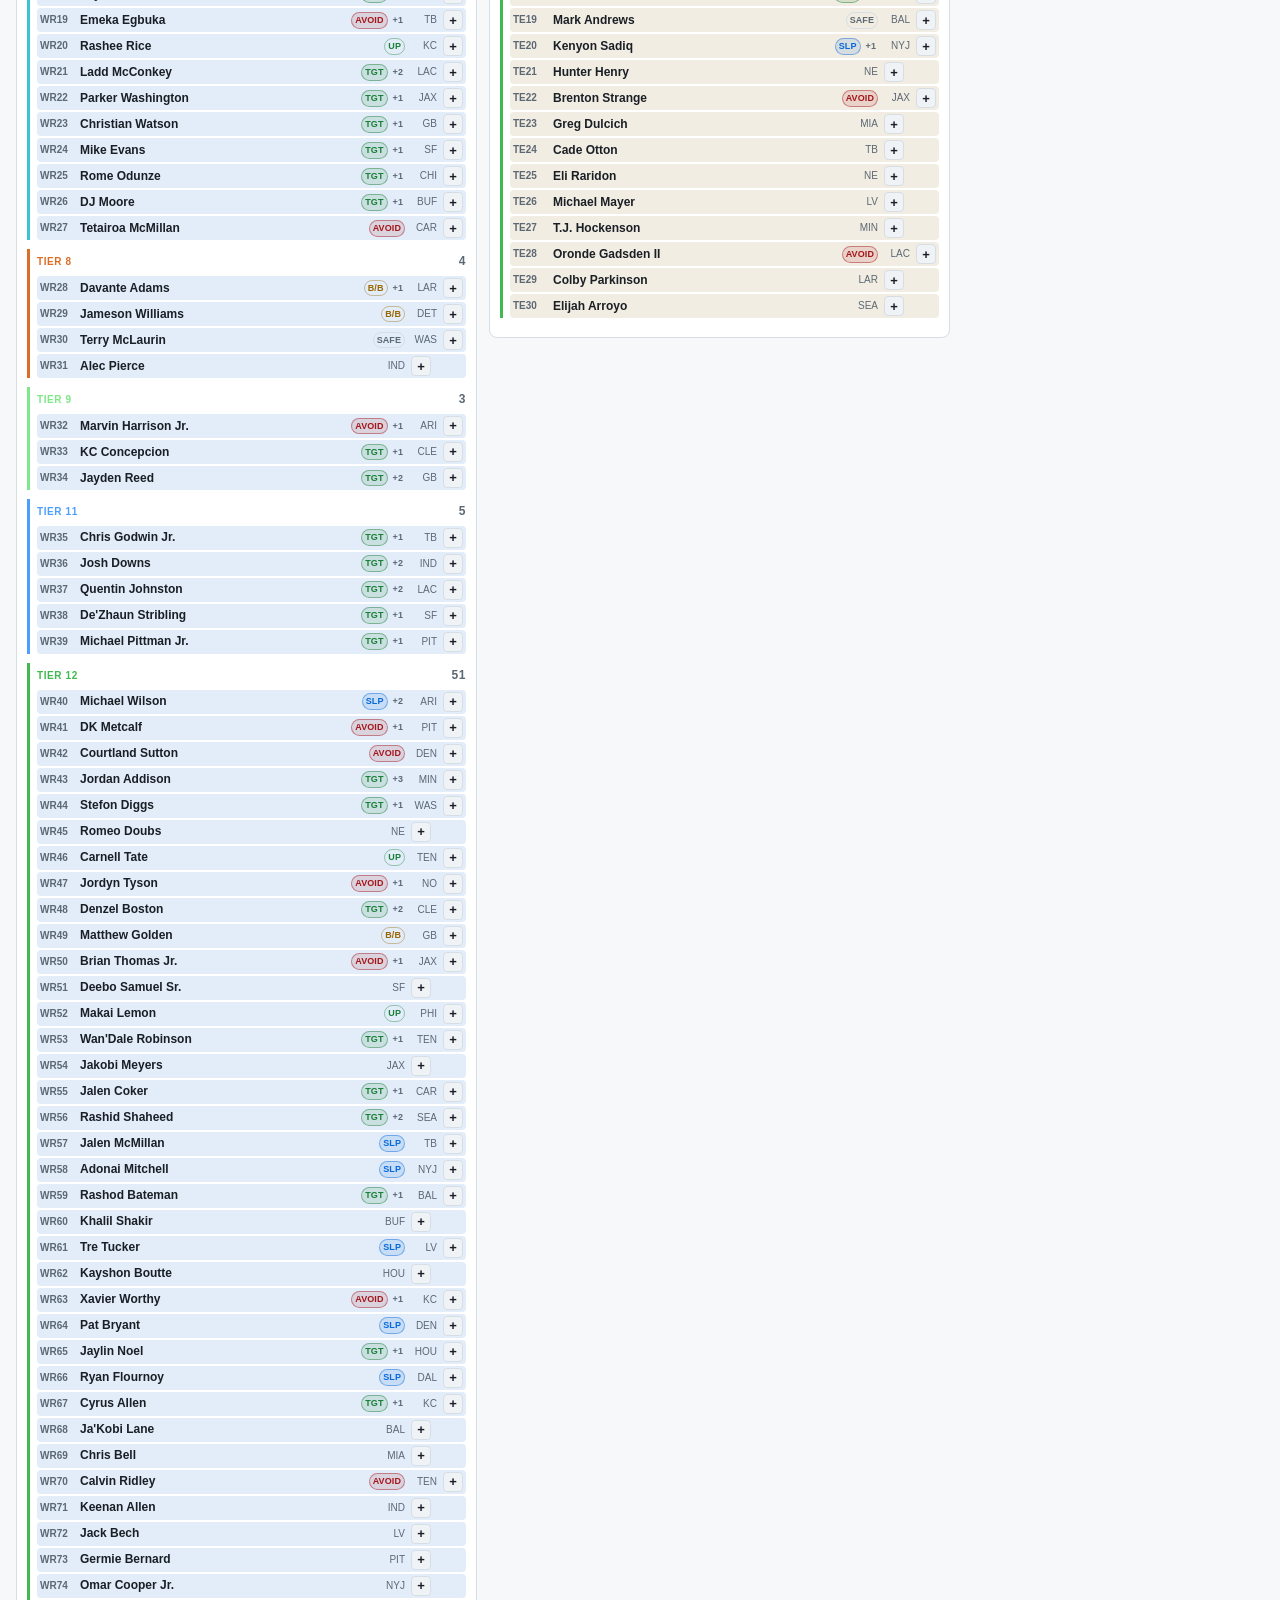
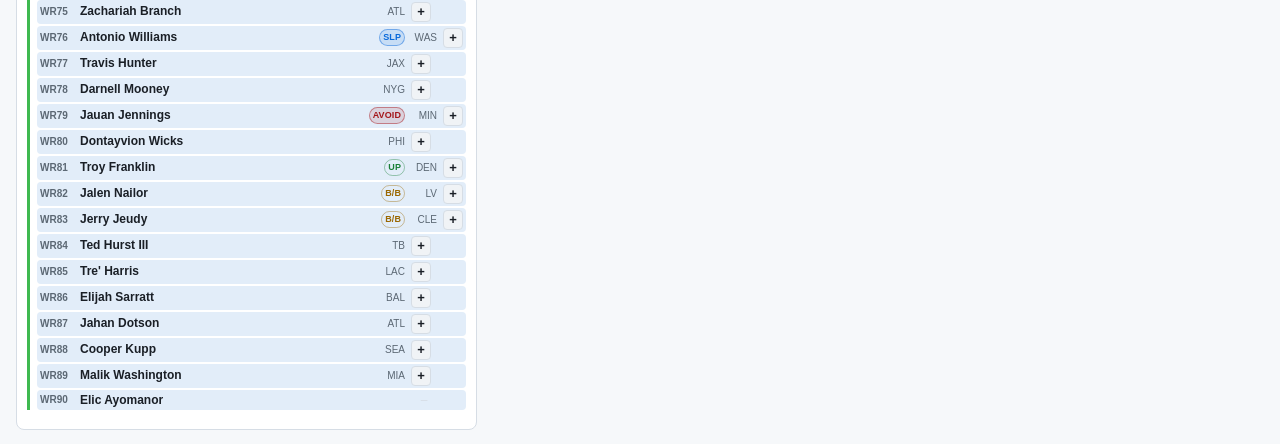
<file: webapp/positional.html>
<!doctype html>
<html lang="en">
<head>
<meta charset="utf-8">
<!-- Assets are requested with a fresh query every load. This page's markup never
     changes between builds, so a cached copy of it is harmless -- which is the
     point: a stale HTML file can't pin you to last build's code or data. -->
<script>
  window.__ASSET_V = Date.now();
  document.write('<link rel="stylesheet" href="styles.css?v=' + window.__ASSET_V + '">');
</script>
<meta name="viewport" content="width=device-width,initial-scale=1">
<title>Positional Rankings — Champions League</title>
</head>
<body>

<header class="topbar">
  <div class="brand">
    <h1 id="leagueName">Positional</h1>
    <nav id="nav" class="nav"></nav>
  </div>
  <div class="topbar-right">
    <label class="inline">Ranker
      <select id="sourcePick" title="One ranker at a time — these are never blended"></select>
    </label>
    <div class="counter"><strong id="leftCount">0</strong><span>left</span></div>
    <button id="undoBtn" class="btn">Undo</button>
  </div>
</header>

<section class="posbar">
  <p class="hint" id="sourceNote"></p>
</section>

<main class="pos-main">
  <div id="columns" class="poscols"></div>
</main>

<script>
  for (const src of ['data.js', 'core.js', 'positional.js']) {
    document.write('<scr' + 'ipt src="' + src + '?v=' + window.__ASSET_V + '"></scr' + 'ipt>');
  }
</script>
</body>
</html>
</file>
<file: webapp/styles.css>
/* Champions League draft board — built for a laptop screen in a live draft:
   dense rows, high contrast, no animation that delays a click. */

:root {
  --bg: #0e1116;
  --panel: #161b23;
  --panel-2: #1c232d;
  --line: #2a3340;
  --text: #e6edf3;
  --dim: #8b98a8;
  --accent: #4d9fff;
  --good: #3fb950;
  --warn: #d29922;
  --bad: #f85149;
  /* Age flags read as their own signal, not as an error. Deliberately
     separate from --warn, which is amber and was too close to the
     TE position colour to pick out at a glance. */
  --age-young: #56d364;
  --age-old: #ff7b72;
  --row-h: 30px;

  /* Position identity colours, used for text, row tint and chart slices. */
  --c-QB: #f778ba; --c-RB: #56d364; --c-WR: #58a6ff;
  --c-TE: #e3b341; --c-DST: #8b98a8; --c-K: #a371f7;
  /* How strongly the position colour bleeds into a table row. */
  --tint: 15%;
  --tint-hover: 30%;
}

@media (prefers-color-scheme: light) {
  :root {
    --bg: #f6f8fa; --panel: #fff; --panel-2: #f0f3f6; --line: #d6dde5;
    --text: #1a1f26; --dim: #5c6874; --accent: #0969da;
    --good: #1a7f37; --warn: #9a6700; --bad: #cf222e;
    --age-young: #12703a; --age-old: #a4161a;
    /* Deeper hues: the dark-theme colours wash out on a white background. */
    --c-QB: #c9257c; --c-RB: #1a7f37; --c-WR: #0b6bcb;
    --c-TE: #96690a; --c-DST: #5c6874; --c-K: #7c4dcc;
    --tint: 12%;
    --tint-hover: 26%;
  }
}

* { box-sizing: border-box; }

body {
  margin: 0;
  background: var(--bg);
  color: var(--text);
  font: 13px/1.4 ui-sans-serif, -apple-system, "Segoe UI", Roboto, sans-serif;
}

/* ---------------------------------------------------------------- topbar */
.topbar {
  display: flex; align-items: center; justify-content: space-between;
  gap: 16px; padding: 10px 16px;
  background: var(--panel); border-bottom: 1px solid var(--line);
  position: sticky; top: 0; z-index: 30;
}
.brand { display: flex; align-items: baseline; gap: 12px; }
h1 { font-size: 15px; margin: 0; font-weight: 650; letter-spacing: .01em; }
.meta { color: var(--dim); font-size: 11px; }
.topbar-right { display: flex; align-items: center; gap: 14px; }
.counter { display: flex; align-items: baseline; gap: 5px; }
.counter strong { font-size: 17px; font-variant-numeric: tabular-nums; }
.counter span { color: var(--dim); font-size: 11px; }

.btn {
  background: var(--panel-2); color: var(--text);
  border: 1px solid var(--line); border-radius: 6px;
  padding: 5px 11px; font-size: 12px; cursor: pointer;
}
.btn:hover { border-color: var(--accent); }
.btn:disabled { opacity: .4; cursor: default; border-color: var(--line); }
.btn-quiet { color: var(--dim); }
.btn.full { width: 100%; margin-top: 8px; }

.banner {
  padding: 7px 16px; font-size: 12px;
  background: color-mix(in srgb, var(--warn) 15%, var(--bg));
  border-bottom: 1px solid color-mix(in srgb, var(--warn) 40%, var(--line));
  color: var(--text);
}

/* -------------------------------------------------------------- controls */
.controls {
  padding: 9px 16px; background: var(--panel);
  border-bottom: 1px solid var(--line);
  position: sticky; top: 45px; z-index: 25;
}
.ctl-row { display: flex; align-items: center; gap: 10px; flex-wrap: wrap; }
.ctl-row + .ctl-row { margin-top: 8px; }
.label { color: var(--dim); font-size: 11px; text-transform: uppercase; letter-spacing: .06em; }

input[type=search], input[type=text], select {
  background: var(--bg); color: var(--text);
  border: 1px solid var(--line); border-radius: 6px;
  padding: 5px 9px; font: inherit;
}
input[type=search] { min-width: 300px; }
input:focus, select:focus, button:focus-visible {
  outline: 2px solid var(--accent); outline-offset: 1px;
}

.segmented { display: flex; border: 1px solid var(--line); border-radius: 6px; overflow: hidden; }
.segmented button {
  background: var(--bg); color: var(--dim); border: 0;
  padding: 5px 13px; font: inherit; cursor: pointer;
}
.segmented button + button { border-left: 1px solid var(--line); }
.segmented button.on { background: var(--accent); color: #fff; font-weight: 600; }

.inline { display: inline-flex; align-items: center; gap: 6px; color: var(--dim); font-size: 12px; }
.inline.full { display: flex; margin-top: 7px; }
.inline.full input, .inline.full select { flex: 1; min-width: 0; }
.checkbox { cursor: pointer; }

.chips { display: flex; gap: 6px; flex-wrap: wrap; }
.chip {
  border: 1px solid var(--line); background: var(--bg); color: var(--dim);
  border-radius: 999px; padding: 3px 10px; font-size: 11px; cursor: pointer;
  font-weight: 600; letter-spacing: .02em;
}
.chip.on { background: var(--accent); border-color: var(--accent); color: #fff; }

/* ----------------------------------------------------------------- layout */
main { display: grid; grid-template-columns: minmax(0,1fr) 300px; gap: 14px; padding: 14px 16px; align-items: start; }
@media (max-width: 1080px) { main { grid-template-columns: 1fr; } }

.table-wrap {
  background: var(--panel); border: 1px solid var(--line); border-radius: 8px;
  overflow: auto; max-height: calc(100vh - 175px);
}

/* ------------------------------------------------------------------ table */
table { width: 100%; border-collapse: collapse; }
thead th {
  position: sticky; top: 0; z-index: 10;
  background: var(--panel-2); color: var(--dim);
  text-align: left; font-size: 11px; font-weight: 600;
  text-transform: uppercase; letter-spacing: .05em;
  padding: 7px 8px; border-bottom: 1px solid var(--line); white-space: nowrap;
}
th.sortable { cursor: pointer; user-select: none; }
th.sortable:hover { color: var(--text); }
th.sorted-asc::after { content: " ▲"; font-size: 9px; }
th.sorted-desc::after { content: " ▼"; font-size: 9px; }
.num { text-align: right; }
td.num { font-variant-numeric: tabular-nums; }

tbody tr {
  height: var(--row-h); cursor: pointer;
  border-bottom: 1px solid color-mix(in srgb, var(--line) 45%, transparent);
}
tbody tr { background: color-mix(in srgb, var(--row-c, var(--panel)) var(--tint), var(--panel)); }
tbody tr:hover { background: color-mix(in srgb, var(--row-c, var(--accent)) var(--tint-hover), var(--panel)); }
tbody tr.r-QB { --row-c: var(--c-QB); }
tbody tr.r-RB { --row-c: var(--c-RB); }
tbody tr.r-WR { --row-c: var(--c-WR); }
tbody tr.r-TE { --row-c: var(--c-TE); }
tbody tr.r-DST { --row-c: var(--c-DST); }
tbody tr.r-K { --row-c: var(--c-K); }
tbody td { padding: 4px 8px; white-space: nowrap; }
tbody tr.drafted { opacity: .34; }
tbody tr.drafted .name { text-decoration: line-through; }

.name { font-weight: 550; }
.pos { font-weight: 700; font-size: 11px; letter-spacing: .03em; }
.pos-QB { color: var(--c-QB); } .pos-RB { color: var(--c-RB); }
.pos-WR { color: var(--c-WR); } .pos-TE { color: var(--c-TE); }
.pos-DST { color: var(--c-DST); } .pos-K { color: var(--c-K); }

/* Tier is carried by a left colour band plus a numeric badge, so the tier is
   never communicated by colour alone. */
td.tiercell { position: relative; padding-left: 14px; }
td.tiercell::before {
  content: ""; position: absolute; left: 3px; top: 4px; bottom: 4px;
  width: 4px; border-radius: 2px; background: var(--tier-c, var(--line));
}
.badge {
  display: inline-block; min-width: 20px; text-align: center;
  border-radius: 4px; padding: 1px 5px; font-size: 11px; font-weight: 700;
  background: var(--panel-2); border: 1px solid var(--line);
}

.delta-pos { color: var(--good); }
.delta-neg { color: var(--bad); }

.flags { display: flex; gap: 4px; }
.flag {
  font-size: 9.5px; font-weight: 700; letter-spacing: .04em;
  border-radius: 3px; padding: 1px 5px; border: 1px solid;
}
.f-LEAGUE_VALUE, .f-MARKET_VALUE { color: var(--good); border-color: color-mix(in srgb, var(--good) 45%, transparent); background: color-mix(in srgb, var(--good) 12%, transparent); }
.f-LEAGUE_REACH, .f-MARKET_REACH { color: var(--bad); border-color: color-mix(in srgb, var(--bad) 45%, transparent); background: color-mix(in srgb, var(--bad) 12%, transparent); }
.f-VOLATILE, .f-THIN_COVERAGE { color: var(--warn); border-color: color-mix(in srgb, var(--warn) 45%, transparent); background: color-mix(in srgb, var(--warn) 12%, transparent); }

.empty { color: var(--dim); padding: 22px; text-align: center; }

/* ------------------------------------------------------------------ side */
.side { display: flex; flex-direction: column; gap: 12px; }
.panel { background: var(--panel); border: 1px solid var(--line); border-radius: 8px; padding: 11px 12px; }
.panel h2 { font-size: 11px; text-transform: uppercase; letter-spacing: .06em; color: var(--dim); margin: 0 0 8px; }
.hint { color: var(--dim); font-size: 11px; margin: -3px 0 9px; line-height: 1.45; }
.hint code { background: var(--panel-2); padding: 1px 4px; border-radius: 3px; font-size: 10.5px; }

.wrow { margin-bottom: 11px; }
.wrow .wtop { display: flex; justify-content: space-between; font-size: 12px; margin-bottom: 3px; }
.wrow .wval { font-variant-numeric: tabular-nums; color: var(--accent); font-weight: 650; }
.wrow input[type=range] { width: 100%; accent-color: var(--accent); }
.wrow .wfile { color: var(--dim); font-size: 10px; }

.filedrop {
  display: block; text-align: center; padding: 14px 10px; cursor: pointer;
  border: 1px dashed var(--line); border-radius: 7px; color: var(--dim); font-size: 12px;
}
.filedrop:hover, .filedrop.over { border-color: var(--accent); color: var(--text); }

.tend div { display: flex; justify-content: space-between; gap: 8px; font-size: 11.5px; padding: 3px 0; }
.tend .k { font-weight: 700; }
.tend .v { color: var(--dim); text-align: right; }

.log { margin: 0; padding-left: 20px; font-size: 11.5px; color: var(--dim); max-height: 210px; overflow: auto; }
.log li { padding: 1px 0; }
.log .lname { color: var(--text); }

/* =========================================================================
   Multi-page chrome
   ========================================================================= */
.nav { display: flex; gap: 2px; }
.nav a {
  color: var(--dim); text-decoration: none; font-size: 12px; font-weight: 600;
  padding: 4px 11px; border-radius: 6px; border: 1px solid transparent;
}
.nav a:hover { color: var(--text); background: var(--panel-2); }
.nav a.on { color: var(--text); background: var(--panel-2); border-color: var(--line); }

.muted { color: var(--dim); font-size: 12px; margin: 4px 0; }
.strong { font-weight: 700; }
.table-wrap.plain { max-height: none; border: 0; background: transparent; }
.pnum { color: var(--dim); font-variant-numeric: tabular-nums; font-size: 10px; }
.lname.mine { color: var(--accent); font-weight: 700; }

/* =========================================================================
   Draft page
   ========================================================================= */
.draft-main { padding: 14px 16px; display: flex; flex-direction: column; gap: 12px; }
.draft-cols { display: grid; grid-template-columns: repeat(auto-fit, minmax(310px, 1fr)); gap: 12px; align-items: start; }

.clock { padding: 0; overflow: hidden; }
.clock-grid { display: grid; grid-template-columns: repeat(4, 1fr); }
.clock-grid .stat { padding: 12px 14px; border-right: 1px solid var(--line); display: flex; flex-direction: column; gap: 2px; }
.clock-grid .stat:last-child { border-right: 0; }
.stat-k { color: var(--dim); font-size: 10.5px; text-transform: uppercase; letter-spacing: .06em; }
.stat strong { font-size: 25px; line-height: 1.1; font-variant-numeric: tabular-nums; }
.stat strong.you { color: var(--accent); }
.stat-sub { color: var(--dim); font-size: 11px; min-height: 14px; }
@media (max-width: 720px) { .clock-grid { grid-template-columns: repeat(2, 1fr); } }

.roster .rrow {
  display: grid; grid-template-columns: 42px 30px 1fr auto 34px;
  align-items: center; gap: 7px; padding: 4px 0;
  border-bottom: 1px solid color-mix(in srgb, var(--line) 45%, transparent);
}
.rpick { color: var(--dim); font-size: 11px; font-variant-numeric: tabular-nums; }
.rname { font-weight: 550; overflow: hidden; text-overflow: ellipsis; white-space: nowrap; }
.rteam { color: var(--dim); font-size: 11px; text-align: right; }

.need { margin-bottom: 11px; }
.need-top { display: flex; align-items: center; gap: 8px; font-size: 12px; margin-bottom: 4px; }
.need-n { color: var(--dim); }
.need-n strong { color: var(--text); font-size: 14px; }
.need-tag { margin-left: auto; font-size: 10px; font-weight: 700; text-transform: uppercase; letter-spacing: .04em; }
.need.behind .need-tag { color: var(--bad); }
.need.ahead .need-tag { color: var(--warn); }
.need.ok .need-tag { color: var(--good); }
.meter { position: relative; height: 8px; background: var(--panel-2); border-radius: 4px; overflow: hidden; }
.meter-fill { height: 100%; background: var(--accent); border-radius: 4px; }
.need.behind .meter-fill { background: var(--bad); }
.need.ahead .meter-fill { background: var(--warn); }
.need.ok .meter-fill { background: var(--good); }
.meter-mark { position: absolute; top: -2px; bottom: -2px; width: 2px; background: var(--text); opacity: .75; }

.gonelist .grow, .runs .runrow, .scarcity .srow {
  display: flex; align-items: center; gap: 8px; padding: 3px 0;
}
.gonelist .grow { border-bottom: 1px solid color-mix(in srgb, var(--line) 45%, transparent); }
.gname { font-weight: 550; overflow: hidden; text-overflow: ellipsis; white-space: nowrap; flex: 1; }
.gadp, .grank { color: var(--dim); font-size: 11px; font-variant-numeric: tabular-nums; }

.scarcity { display: grid; grid-template-columns: repeat(2, 1fr); gap: 12px; }
.stitle { display: flex; gap: 7px; align-items: baseline; margin-bottom: 4px; }
.sbar { flex: 1; height: 7px; background: var(--panel-2); border-radius: 4px; overflow: hidden; }
.sbar i { display: block; height: 100%; background: var(--accent); }
.scount { width: 22px; text-align: right; font-size: 11px; font-variant-numeric: tabular-nums; color: var(--dim); }
.srow.thin .sbar i { background: var(--bad); }
.srow.thin .scount { color: var(--bad); font-weight: 700; }

.runrow.hot .sbar i { background: var(--bad); }
.runn { font-size: 11px; font-variant-numeric: tabular-nums; width: 34px; text-align: right; }
.runnorm { color: var(--dim); font-size: 10.5px; width: 74px; }

/* =========================================================================
   History page
   ========================================================================= */
.hist-main { padding: 14px 16px; display: flex; flex-direction: column; gap: 12px; max-width: 1150px; }
.hist-main .panel h2 { font-size: 12px; }


.curve { margin-top: 10px; max-height: 340px; overflow: auto; }
.crow { display: grid; grid-template-columns: 46px 96px 1fr 52px; align-items: center; gap: 8px; padding: 2px 0; }
.cslot { font-size: 11px; font-weight: 700; }
.cpicks { font-size: 11px; color: var(--text); font-variant-numeric: tabular-nums; }
.cbar { position: relative; height: 11px; background: var(--panel-2); border-radius: 3px; }
.cbar i { position: absolute; top: 2px; bottom: 2px; border-radius: 2px; }
.cbar i.neg { background: var(--good); }
.cbar i.pos { background: var(--bad); }
.czero { position: absolute; left: 50%; top: 0; bottom: 0; width: 1px; background: var(--line); }
.cdelta { font-size: 11px; text-align: right; font-variant-numeric: tabular-nums; }

.mixlegend { display: flex; gap: 12px; margin-bottom: 8px; }
.mkey { display: flex; align-items: center; gap: 5px; font-size: 11px; color: var(--dim); }
.mswatch { width: 10px; height: 10px; border-radius: 2px; display: inline-block; }
.mixrow { display: grid; grid-template-columns: 32px 1fr; align-items: center; gap: 8px; padding: 1px 0; }
.mround { font-size: 11px; color: var(--dim); font-variant-numeric: tabular-nums; }
.mstack { display: flex; height: 13px; border-radius: 3px; overflow: hidden; background: var(--panel-2); }
.mstack i { display: block; height: 100%; }
.m-QB { background: var(--c-QB); } .m-RB { background: var(--c-RB); }
.m-WR { background: var(--c-WR); } .m-TE { background: var(--c-TE); }
.m-DST { background: var(--c-DST); } .m-K { background: var(--c-K); }

#ownersTable td, #paceTable td { padding: 4px 8px; border-bottom: 1px solid color-mix(in srgb, var(--line) 45%, transparent); }
#paceTable tbody tr:nth-child(even) { background: color-mix(in srgb, var(--panel-2) 55%, transparent); }

/* ---- board: star column, my picks, legend ---- */
.legend { color: var(--dim); font-size: 11px; margin-left: auto; }
.starcol { width: 22px; padding-left: 6px !important; padding-right: 0 !important; }
.star {
  background: none; border: 0; cursor: pointer; padding: 0 2px;
  color: var(--line); font-size: 13px; line-height: 1;
}
.star:hover { color: var(--warn); }
.star.on { color: var(--warn); }
/* Your picks stay bold and fully coloured but keep the strikethrough, so they
   read as "taken — by me" rather than "still available". */
tbody tr.mypick { opacity: 1; box-shadow: inset 3px 0 0 var(--accent); }
tbody tr.mypick .name { text-decoration: line-through; font-weight: 800; }
tbody tr.mypick td { color: var(--text); }
tbody tr.mypick td:first-child { padding-left: 9px; }
.metag {
  font-size: 9px; font-weight: 800; letter-spacing: .05em; padding: 0 4px;
  border-radius: 3px; background: var(--accent); color: #fff;
}

/* =========================================================================
   Draft page v2
   ========================================================================= */
.clockbar {
  display: flex; align-items: stretch; gap: 0;
  background: var(--panel); border-bottom: 1px solid var(--line);
  padding: 0 16px; position: sticky; top: 45px; z-index: 25;
}
.cb-item { display: flex; flex-direction: column; justify-content: center; padding: 8px 18px 8px 0; min-width: 74px; }
.cb-item.wide { min-width: 108px; }
.cb-item span { color: var(--dim); font-size: 10px; text-transform: uppercase; letter-spacing: .07em; }
.cb-item strong { font-size: 19px; font-variant-numeric: tabular-nums; line-height: 1.2; }
.cb-item strong.you { color: var(--accent); }
.cb-spacer { flex: 1; }

.draft-main { display: grid; grid-template-columns: minmax(0,1fr) 340px; gap: 14px; padding: 14px 16px; align-items: start; }
@media (max-width: 1080px) { .draft-main { grid-template-columns: 1fr; } }
.col-main, .col-side { display: flex; flex-direction: column; gap: 12px; min-width: 0; }
.panel-head { display: flex; align-items: baseline; justify-content: space-between; gap: 10px; margin-bottom: 8px; }
.panel-head h2 { margin: 0; }
.segmented.sm button { padding: 3px 9px; font-size: 11px; }

.record input[type=search] { width: 100%; min-width: 0; font-size: 14px; padding: 8px 11px; }
.results { margin-top: 8px; display: flex; flex-direction: column; }
.prow {
  display: grid;
  grid-template-columns: 22px 28px 30px minmax(0,1fr) auto auto 54px 54px;
  align-items: center; gap: 8px; padding: 5px 2px;
  border-bottom: 1px solid color-mix(in srgb, var(--line) 45%, transparent);
}
.prow:hover { background: var(--panel-2); }
.pname { font-weight: 600; overflow: hidden; text-overflow: ellipsis; white-space: nowrap; }
.pmeta { color: var(--dim); font-size: 11px; white-space: nowrap; }
.pflags { display: flex; gap: 3px; }
.btn.mine { background: var(--accent); border-color: var(--accent); color: #fff; font-weight: 700; padding: 4px 0; width: 50px; }
.btn.other { padding: 4px 0; width: 50px; }
.btn.mine:hover { filter: brightness(1.1); }

.rgroup { margin-bottom: 9px; }
.rgh { display: flex; gap: 7px; align-items: baseline; margin-bottom: 2px;
       border-bottom: 1px solid var(--line); padding-bottom: 2px; }
.roster .rrow { display: grid; grid-template-columns: 38px 28px minmax(0,1fr) auto; gap: 7px; align-items: center; padding: 3px 0; }

.picklog { max-height: 260px; overflow: auto; }
.lrow { display: grid; grid-template-columns: 24px 20px minmax(0,1fr) 28px 20px; gap: 6px; align-items: center; padding: 2px 0; font-size: 12px; }
.lrow.mine { background: color-mix(in srgb, var(--accent) 12%, transparent); border-radius: 4px; }
.lrow .lname { overflow: hidden; text-overflow: ellipsis; white-space: nowrap; }
.lrow.mine .lname { font-weight: 700; }
.undox { background: none; border: 0; color: var(--dim); cursor: pointer; font-size: 14px; line-height: 1; padding: 0; }
.undox:hover { color: var(--bad); }

/* =========================================================================
   History page v2 — conclusions first
   ========================================================================= */
.lede { padding: 4px 2px 0; }
.lede .big { font-size: 20px; margin: 0 0 4px; font-weight: 650; color: var(--text);
             text-transform: none; letter-spacing: 0; }
.lede p { color: var(--dim); font-size: 12.5px; margin: 0; max-width: 70ch; }

.takeaways { display: grid; grid-template-columns: repeat(auto-fit, minmax(330px, 1fr)); gap: 12px; }
.take {
  background: var(--panel); border: 1px solid var(--line);
  border-left: 3px solid var(--line); border-radius: 8px; padding: 12px 14px;
}
.take.good { border-left-color: var(--good); }
.take.bad { border-left-color: var(--bad); }
.take.info { border-left-color: var(--accent); }
.take-top { display: flex; align-items: center; gap: 8px; margin-bottom: 5px; }
.take h3 { margin: 0; font-size: 14px; font-weight: 650; }
.take p { margin: 0; font-size: 12.5px; line-height: 1.55; color: var(--dim); }
.take p strong { color: var(--text); font-weight: 650; }

.ok-text { color: var(--good); } .bad-text { color: var(--bad); }

.mstack i { display: flex; align-items: center; justify-content: center;
            font-size: 9px; font-weight: 700; color: rgba(0,0,0,.55); }
.mixrow { grid-template-columns: 34px 1fr; }
.mstack { height: 17px; }

.qrow { display: grid; grid-template-columns: 90px 1fr 34px 82px; gap: 9px;
        align-items: center; padding: 3px 0; }
.qname { font-weight: 600; font-size: 12.5px; }
.qbar { height: 9px; background: var(--panel-2); border-radius: 5px; overflow: hidden; }
.qbar i { display: block; height: 100%; background: var(--accent); border-radius: 5px; }
.qval { font-size: 12px; font-weight: 700; font-variant-numeric: tabular-nums; }
.qsub { font-size: 10.5px; }

.chead { display: grid; grid-template-columns: 46px 62px 56px 1fr 50px; gap: 8px;
         color: var(--dim); font-size: 10px; text-transform: uppercase;
         letter-spacing: .06em; padding-bottom: 4px; border-bottom: 1px solid var(--line);
         margin-bottom: 4px; }
.chead .cmid { text-align: center; text-transform: none; letter-spacing: 0; font-size: 10.5px; }
.crow { grid-template-columns: 46px 62px 56px 1fr 50px; }
.cnum { font-size: 11.5px; font-variant-numeric: tabular-nums; }

.details { padding: 0; }
.details summary { cursor: pointer; padding: 11px 12px; list-style: none; }
.details summary::-webkit-details-marker { display: none; }
.details summary h2 { display: inline; margin: 0; }
.details summary::before { content: "▸ "; color: var(--dim); }
.details[open] summary::before { content: "▾ "; }
.details > *:not(summary) { padding: 0 12px 12px; }

/* Draft-page player rows carry the same position tint as the board, so the
   two pages read as one surface. */
.prow.r-QB { --row-c: var(--c-QB); }
.prow.r-RB { --row-c: var(--c-RB); }
.prow.r-WR { --row-c: var(--c-WR); }
.prow.r-TE { --row-c: var(--c-TE); }
.prow.r-DST { --row-c: var(--c-DST); }
.prow { background: color-mix(in srgb, var(--row-c, var(--panel)) var(--tint), var(--panel)); }
.prow:hover { background: color-mix(in srgb, var(--row-c, var(--accent)) var(--tint-hover), var(--panel)); }

/* ---- draft board grid ---- */
.boardgrid-panel { margin: 14px 16px 0; }
/* height is set inline by draft.js (S/M/L presets or a drag); the value here
   is only the pre-script default so the board does not jump on load.
   resize: vertical gives a native drag handle on the bottom edge. */
.gridwrap {
  overflow: auto;
  height: 46vh;
  min-height: 90px;
  resize: vertical;
  border: 1px solid var(--line);
  border-radius: 6px;
}
.panel-head .gridsize { margin-left: auto; }
.gridsize button { min-width: 26px; padding: 2px 7px; font-size: 11px; }
.dgrid { width: 100%; border-collapse: collapse; font-size: 11px; }
.dgrid th, .dgrid td { border: 1px solid var(--line); padding: 3px 5px; }
.dgrid thead th {
  position: sticky; top: 0; z-index: 5; background: var(--panel-2);
  font-size: 10px; text-transform: none; letter-spacing: 0; text-align: left;
  white-space: nowrap; color: var(--text); font-weight: 650;
}
.dgrid thead th.youcol { background: color-mix(in srgb, var(--accent) 28%, var(--panel-2)); }
.dgrid .seatno { color: var(--dim); font-weight: 400; margin-right: 4px; }
.dgrid th.rnd {
  position: sticky; left: 0; z-index: 4; background: var(--panel-2);
  width: 34px; text-align: center; color: var(--dim); font-weight: 600;
}
.dgrid thead th:first-child { z-index: 6; }
.dgrid .arrow { display: block; font-size: 9px; opacity: .6; }
.dgrid td {
  min-width: 104px; max-width: 132px; height: 26px; cursor: default;
  background: color-mix(in srgb, var(--row-c, var(--panel)) var(--tint), var(--panel));
}
.dgrid td[data-id] { cursor: pointer; }
.dgrid td[data-id]:hover { background: color-mix(in srgb, var(--row-c, var(--accent)) var(--tint-hover), var(--panel)); }
.dgrid td.r-QB { --row-c: var(--c-QB); } .dgrid td.r-RB { --row-c: var(--c-RB); }
.dgrid td.r-WR { --row-c: var(--c-WR); } .dgrid td.r-TE { --row-c: var(--c-TE); }
.dgrid td.r-DST { --row-c: var(--c-DST); }
.dgrid td.empty { background: var(--panel); }
.dgrid td.youcol { box-shadow: inset 0 0 0 1px color-mix(in srgb, var(--accent) 45%, transparent); }
.dgrid td.onclock {
  background: color-mix(in srgb, var(--accent) 22%, var(--panel));
  outline: 2px solid var(--accent); outline-offset: -2px;
}
.dgrid .gnow { color: var(--accent); font-weight: 700; font-size: 9.5px; }
.dgrid .gpos { font-weight: 700; font-size: 9px; margin-right: 4px; }
.dgrid .gname { white-space: nowrap; overflow: hidden; text-overflow: ellipsis;
                display: inline-block; max-width: 88px; vertical-align: bottom; }

/* ---- record-a-pick row buttons ---- */
.prow { grid-template-columns: 22px 28px 30px minmax(0,1fr) auto auto 92px 58px; }
.btn.take {
  background: var(--panel-2); border-color: var(--line); font-weight: 650;
  padding: 4px 6px; width: 88px; overflow: hidden; text-overflow: ellipsis; white-space: nowrap;
}
.btn.take:hover { border-color: var(--accent); }
.btn.take.mine { background: var(--accent); border-color: var(--accent); color: #fff; font-weight: 800; }
.seatpick { font-size: 11px; padding: 3px 4px; max-width: 100%; }

/* ---- pick log with team reassignment ---- */
.lrow { grid-template-columns: 24px minmax(0,1fr) 28px 84px 18px; }

/* ---- draft-order editor ---- */
.ordered { margin: 14px 16px 0; }
.orderrows { display: grid; grid-template-columns: repeat(auto-fit, minmax(190px, 1fr)); gap: 7px; }
.orow { display: flex; align-items: center; gap: 7px; }
.oseat { width: 18px; color: var(--dim); font-size: 11px; text-align: right; }
.orow input { flex: 1; min-width: 0; }
.orderbtns { display: flex; gap: 8px; margin-top: 10px; }
.cb-item.wider { min-width: 132px; }

/* Shown only when localStorage is unavailable — see warnIfStorageBlocked(). */
.storagewarn {
  padding: 10px 16px; font-size: 13px; line-height: 1.5;
  background: var(--bad); color: #fff;
}
.storagewarn strong { font-weight: 800; }

/* Watch-list entries that have already been taken: kept visible but clearly
   spent, with the team that took them where the action buttons would be. */
.prow.gonerow { opacity: .55; grid-template-columns: 22px 28px 30px minmax(0,1fr) auto auto 150px; }
.prow.gonerow .pname { text-decoration: line-through; }
.tookby {
  text-align: right; font-size: 10.5px; font-weight: 700; color: var(--dim);
  text-transform: uppercase; letter-spacing: .04em;
}
.tookby.mine { color: var(--accent); }

/* ---- sidebar watch list ---- */
.watchlist { display: flex; flex-direction: column; }
.wlrow {
  display: grid; grid-template-columns: 16px 24px 26px minmax(0,1fr) auto 20px;
  align-items: center; gap: 6px; padding: 3px 2px;
  border-bottom: 1px solid color-mix(in srgb, var(--line) 45%, transparent);
  background: color-mix(in srgb, var(--row-c, var(--panel)) var(--tint), var(--panel));
}
.wlrow.r-QB { --row-c: var(--c-QB); } .wlrow.r-RB { --row-c: var(--c-RB); }
.wlrow.r-WR { --row-c: var(--c-WR); } .wlrow.r-TE { --row-c: var(--c-TE); }
.wlrow .star { font-size: 11px; }
.wlrow .badge { min-width: 18px; padding: 0 4px; font-size: 10px; }
.wlname { font-weight: 600; font-size: 12px; overflow: hidden; text-overflow: ellipsis; white-space: nowrap; }
.wlrank { color: var(--dim); font-size: 10.5px; font-variant-numeric: tabular-nums; }
.wltake {
  width: 20px; height: 20px; padding: 0; line-height: 1; cursor: pointer;
  border: 1px solid var(--line); border-radius: 4px; font-size: 13px; font-weight: 700;
  background: var(--panel-2); color: var(--text);
}
.wltake:hover { background: var(--accent); border-color: var(--accent); color: #fff; }
.wlrow.gone { opacity: .55; grid-template-columns: 16px 24px 26px minmax(0,1fr) auto; }
.wlrow.gone .wlname { text-decoration: line-through; }
.wlrow .tookby { font-size: 9.5px; }

/* =========================================================================
   Positional Rankings page — one ranker at a time, never blended
   ========================================================================= */
.posbar {
  padding: 8px 16px; background: var(--panel); border-bottom: 1px solid var(--line);
}
.posbar .hint { margin: 0; }
.pos-main { padding: 14px 16px; }
.poscols { display: grid; grid-template-columns: repeat(4, minmax(0,1fr)); gap: 12px; align-items: start; }
/* Four positional columns need real width, and more so once a ranker's
   tags are in the row. Below this, two columns -- each twice as wide --
   beats four columns of truncated names. */
@media (max-width: 1280px) { .poscols { grid-template-columns: repeat(2, minmax(0,1fr)); } }
@media (max-width: 620px)  { .poscols { grid-template-columns: 1fr; } }

.poscol {
  background: var(--panel); border: 1px solid var(--line); border-radius: 8px;
  padding: 10px; min-width: 0;
}
.poshead {
  display: flex; align-items: baseline; justify-content: space-between;
  padding-bottom: 6px; margin-bottom: 6px; border-bottom: 1px solid var(--line);
}
.poshead .pos { font-size: 14px; }

.tierblock {
  border-left: 3px solid var(--tier-c, var(--line));
  padding-left: 7px; margin-bottom: 9px;
}
.tierhead {
  display: flex; justify-content: space-between; align-items: baseline;
  font-size: 10px; font-weight: 800; text-transform: uppercase; letter-spacing: .06em;
  color: var(--tier-c, var(--dim)); margin-bottom: 2px;
}
.posrow {
  display: grid; grid-template-columns: 34px minmax(0,1fr) 26px 20px;
  align-items: center; gap: 6px; padding: 2px 3px; border-radius: 4px;
  background: color-mix(in srgb, var(--row-c, var(--panel)) var(--tint), var(--panel));
}
.posrow.r-QB { --row-c: var(--c-QB); } .posrow.r-RB { --row-c: var(--c-RB); }
.posrow.r-WR { --row-c: var(--c-WR); } .posrow.r-TE { --row-c: var(--c-TE); }
.posrow + .posrow { margin-top: 2px; }
.posrank { font-size: 10px; font-weight: 700; color: var(--dim); font-variant-numeric: tabular-nums; }
.posname { font-size: 12px; font-weight: 600; overflow: hidden; text-overflow: ellipsis; white-space: nowrap; }
.posteam { font-size: 10px; color: var(--dim); text-align: right; }
.notpool { color: var(--line); text-align: center; font-size: 12px; cursor: default; }

/* ---------------------------------------------------------------- dynasty
   The dynasty startup draft is a different draft entirely. Everything below
   is scoped to body.dynasty so it cannot touch the redraft pages. The point
   of the colour shift is that you can never be one glance away from
   recording a pick on the wrong board. */
body.dynasty {
  --accent: #7c3aed;
  --accent-soft: #ede9fe;
}
body.dynasty .nsbanner {
  display: flex;
  gap: .6rem;
  align-items: baseline;
  flex-wrap: wrap;
  padding: .5rem .9rem;
  background: #7c3aed;
  color: #fff;
  font-size: .82rem;
  letter-spacing: .01em;
}
body.dynasty .nsbanner strong { font-weight: 700; }
body.dynasty .nsbanner span { opacity: .85; }
body.dynasty .topbar { border-top: 3px solid #7c3aed; }
body.dynasty .nav a.on { background: var(--accent-soft); color: #5b21b6; }

.emptystate { margin: 1rem; border-left: 3px solid #7c3aed; }
.emptystate h2 { margin-top: 0; }
.emptystate code {
  background: var(--accent-soft, #eee);
  padding: .1em .35em;
  border-radius: 3px;
  font-size: .92em;
}

/* ------------------------------------------------------------------ notes
   Your own free-text note per player. Stored with the rest of the draft
   state, so it inherits the namespace: dynasty notes and redraft notes are
   separate sets and never appear on each other's board. */
.notecol { max-width: 200px; }
.notebtn {
  width: 100%;
  text-align: left;
  background: none;
  border: 1px dashed var(--line);
  border-radius: 4px;
  padding: .15rem .35rem;
  font: inherit;
  font-size: .82rem;
  color: var(--muted);
  cursor: text;
  overflow: hidden;
  text-overflow: ellipsis;
  white-space: nowrap;
}
.notebtn:hover { border-color: var(--accent); color: var(--fg); }
.notebtn.has {
  border-style: solid;
  border-color: var(--accent);
  color: var(--fg);
  background: var(--accent-soft);
}
.noteinput {
  width: 100%;
  font: inherit;
  font-size: .82rem;
  padding: .15rem .35rem;
  border: 1px solid var(--accent);
  border-radius: 4px;
}
/* Draft/dynasty row: the note shares the name's grid cell, so it never adds
   a second line. Row height must not grow during a live draft -- scrolling
   with the pick clock running is the thing this page exists to avoid. */
.pnamewrap {
  display: flex;
  align-items: baseline;
  gap: 6px;
  min-width: 0;                 /* lets both children ellipsize */
}
/* The name must never be sacrificed for the note. A shrink factor of 200
   against the name's 1 means the note absorbs essentially all the squeeze
   and ellipsizes first; the name only gives way once the note is gone. */
.pnamewrap .pname { flex: 0 1 auto; flex-shrink: 1; }
.pnote {
  flex: 0 1 auto;
  flex-shrink: 200;
  max-width: 40%;
  min-width: 0;
  font-size: 11px;
  color: var(--accent);
  cursor: text;
  overflow: hidden;
  text-overflow: ellipsis;
  white-space: nowrap;
}
.pnote::before { content: '· '; color: var(--dim); }
/* The add button occupies no row of its own and stays invisible until you
   hover the row, so an un-noted player costs nothing at all. */
.noteadd {
  flex: 0 0 auto;
  background: none;
  border: 0;
  padding: 0 3px;
  font: inherit;
  font-size: 12px;
  line-height: 1;
  color: var(--dim);
  cursor: pointer;
  visibility: hidden;
}
.prow:hover .noteadd { visibility: visible; }
.noteadd:hover { color: var(--accent); }
.prow .noteinput { font-size: 11px; padding: 1px 4px; }
/* Empty board caused by zeroed weights is a different problem from an empty
   filter result, and reads as a warning rather than a neutral result. */
.empty.warn { color: var(--bad, #b4232a); font-weight: 600; }

/* --------------------------------------------------------- source weights
   Each source shows a typed weight and the share it becomes once all
   sources are normalised. Two separate numbers on purpose: the field you
   type into must hold still while you work, which it cannot do if it is
   also displaying a value that every other source can change. */
.wctl { display: flex; align-items: center; gap: 8px; }
.wctl input[type=range] { flex: 1 1 auto; min-width: 0; }
.wnum {
  flex: 0 0 auto;
  width: 4.2rem;
  font: inherit;
  font-size: .82rem;
  text-align: right;
  padding: 2px 4px;
  border: 1px solid var(--line);
  border-radius: 4px;
  background: var(--panel);
  color: var(--text);
}
.wnum:focus { border-color: var(--accent); outline: none; }
.wshare {
  font-variant-numeric: tabular-nums;
  color: var(--dim);
  font-size: .78rem;
}

/* --------------------------------------------------------------------- age
   Colour is a scanning aid only -- the number is always there, so age is
   never communicated by colour alone. Bands are per position: a 27-year-old
   running back is old, a 27-year-old quarterback is not. */
.age-young { color: var(--age-young); font-weight: 650; }
.age-old   { color: var(--age-old);   font-weight: 650; }
/* On a draft row the age sits inside a dim meta line, so it needs more
   weight than it does in the board's own column to stay readable. */
.agev { font-weight: 700; }
.agev.age-young { color: var(--age-young); }
.agev.age-old   { color: var(--age-old); }

/* ------------------------------------------------------- platform rank
   The draft site's own rank, shown beside the name on a draft row. Styled
   as a quiet chip rather than coloured text: it is a prediction of what the
   room does next, not a judgement about the player, and it must not compete
   with the age flag or the note for attention. */
.platrank {
  flex: 0 0 auto;
  font-size: 10px;
  font-weight: 650;
  letter-spacing: .02em;
  padding: 1px 5px;
  border-radius: 999px;
  background: var(--panel-2);
  border: 1px solid var(--line);
  color: var(--dim);
  white-space: nowrap;
}
.prow:hover .platrank { border-color: var(--accent); color: var(--text); }

/* A watch-listed player predicted to go before your next pick is the single
   most actionable line on the page, so it is called out rather than sitting
   in an undifferentiated list. */
.grow.watched { background: color-mix(in srgb, var(--bad) 12%, transparent); border-radius: 4px; }
.grow.watched .gname { font-weight: 700; }

/* ------------------------------------------------------------------ sync
   Carrying a board between machines. Deliberately three plain buttons and a
   sentence of explanation: this is the one place the app has to admit that
   browser storage does not travel, and a vague control here costs someone
   their watch list. */
.syncbtns { display: flex; flex-wrap: wrap; gap: 6px; margin: 6px 0; }
.syncbtns .btn { flex: 1 1 auto; }
.filebtn { display: inline-flex; align-items: center; justify-content: center; cursor: pointer; }
#syncMsg { margin: 4px 0 0; min-height: 1em; }
#syncMsg.bad { color: var(--bad); font-weight: 600; }

/* -------------------------------------------------- ranker conviction tags
   Joel publishes Target / I'll Pass / Avoiding alongside his rankings. Only
   a board whose ranker actually publishes tags gets the extra column, so
   Faraz's board keeps its original four and no empty gutter.
   The word is always shown; colour never carries the meaning alone. */
.poscol.tagged .posrow { grid-template-columns: 34px minmax(0,1fr) auto 26px 20px; }
.stag {
  font-size: 9px;
  font-weight: 700;
  letter-spacing: .01em;
  text-align: center;
  padding: 1px 3px;
  border-radius: 999px;
  white-space: nowrap;
  border: 1px solid transparent;
}
.stag:empty { padding: 0; border: 0; }
.st-target { color: var(--good); border-color: color-mix(in srgb, var(--good) 45%, transparent);
             background: color-mix(in srgb, var(--good) 12%, transparent); }
.st-pass   { color: var(--warn); border-color: color-mix(in srgb, var(--warn) 45%, transparent);
             background: color-mix(in srgb, var(--warn) 12%, transparent); }
.st-avoid  { color: var(--age-old); border-color: color-mix(in srgb, var(--age-old) 45%, transparent);
             background: color-mix(in srgb, var(--age-old) 12%, transparent); }
.st-other  { color: var(--dim); border-color: var(--line); }

/* Several tags can sit on one player (Faraz publishes up to four), so they
   share a single cell that shrinks before the player's name does. */
.stags { display: inline-flex; gap: 3px; align-items: center; min-width: 0; }
.stags:empty { display: none; }
.st-sleep  { color: var(--accent); border-color: color-mix(in srgb, var(--accent) 45%, transparent);
             background: color-mix(in srgb, var(--accent) 12%, transparent); }
.st-boom   { color: var(--warn); border-color: color-mix(in srgb, var(--warn) 40%, transparent); }
.st-upside { color: var(--good); border-color: color-mix(in srgb, var(--good) 40%, transparent); }
.st-safe   { color: var(--dim); border-color: var(--line); }
.st-more   { color: var(--dim); border-color: transparent; padding-left: 1px; padding-right: 1px; }

/* Spells out the abbreviations, so the letters are learnable rather than
   guessed at. Only lists the tags the selected ranker actually uses. */
.taglegend { display: flex; flex-wrap: wrap; gap: 4px 12px; margin-top: 6px; }
.legitem { display: inline-flex; align-items: center; gap: 4px; font-size: 11px; color: var(--dim); }

/* The ranker switcher sits in the topbar and can hold four names on the
   dynasty board, so it wraps rather than pushing the counters off the edge. */
#sourcePick { flex-wrap: wrap; }
#sourcePick button { white-space: nowrap; }

/* Draft Sharks writes a paragraph on every player. Too long for a tooltip to
   be the only way in, so "i" pins it open under the row; the tooltip stays
   for a glance that costs no vertical space. */
/* Column count must match the cells the row actually emits. Tags and the
   analysis marker are independent, so all four combinations are spelled out;
   declaring a column that is never filled silently shifts every cell after
   it into the wrong slot. */
.poscol.analysed .posrow          { grid-template-columns: 34px minmax(0,1fr) 14px 26px 20px; }
.poscol.tagged.analysed .posrow   { grid-template-columns: 34px minmax(0,1fr) auto 14px 26px 20px; }
.dsinfo {
  width: 14px; height: 14px; padding: 0; line-height: 12px;
  font-size: 9px; font-weight: 700; font-style: italic;
  border: 1px solid var(--line); border-radius: 50%;
  background: none; color: var(--dim); cursor: help;
}
.dsinfo:hover, .dsinfo.on { border-color: var(--accent); color: var(--accent); }
.dsinfo.blank { border: 0; cursor: default; }
.posanalysis {
  font-size: 11px; line-height: 1.45; color: var(--dim);
  padding: 4px 6px 6px 40px; margin-bottom: 2px;
  border-left: 2px solid var(--accent);
}
/* The same marker inline in prose, so the sentence points at the real thing. */
.dsinfo.inline { display: inline-block; vertical-align: middle; margin: 0 1px; cursor: default; }

/* A pinned write-up, on the board (a table row) or a draft row (a div). */
tr.rowinfo td, div.rowinfo {
  font-size: 11px; line-height: 1.45; color: var(--dim);
  padding: 5px 10px 7px 34px;
  border-left: 2px solid var(--accent);
  background: var(--panel-2);
  white-space: normal;
}
div.rowinfo { border-bottom: 1px solid var(--line); }
/* Keep the marker beside the name without stealing its width. */
td.name { display: flex; align-items: center; gap: 5px; }
td.name .nm { overflow: hidden; text-overflow: ellipsis; white-space: nowrap; }

/* ------------------------------------------------------- best available
   No inner scroll: the list runs its full length and the page scrolls. A
   scrollbox inside a scrolling page means two things to scroll and a list
   whose end you cannot see. */
.panel-head .bestcount { margin-left: 6px; }
.bestcount button { min-width: 30px; padding: 2px 6px; font-size: 11px; }
</file>
